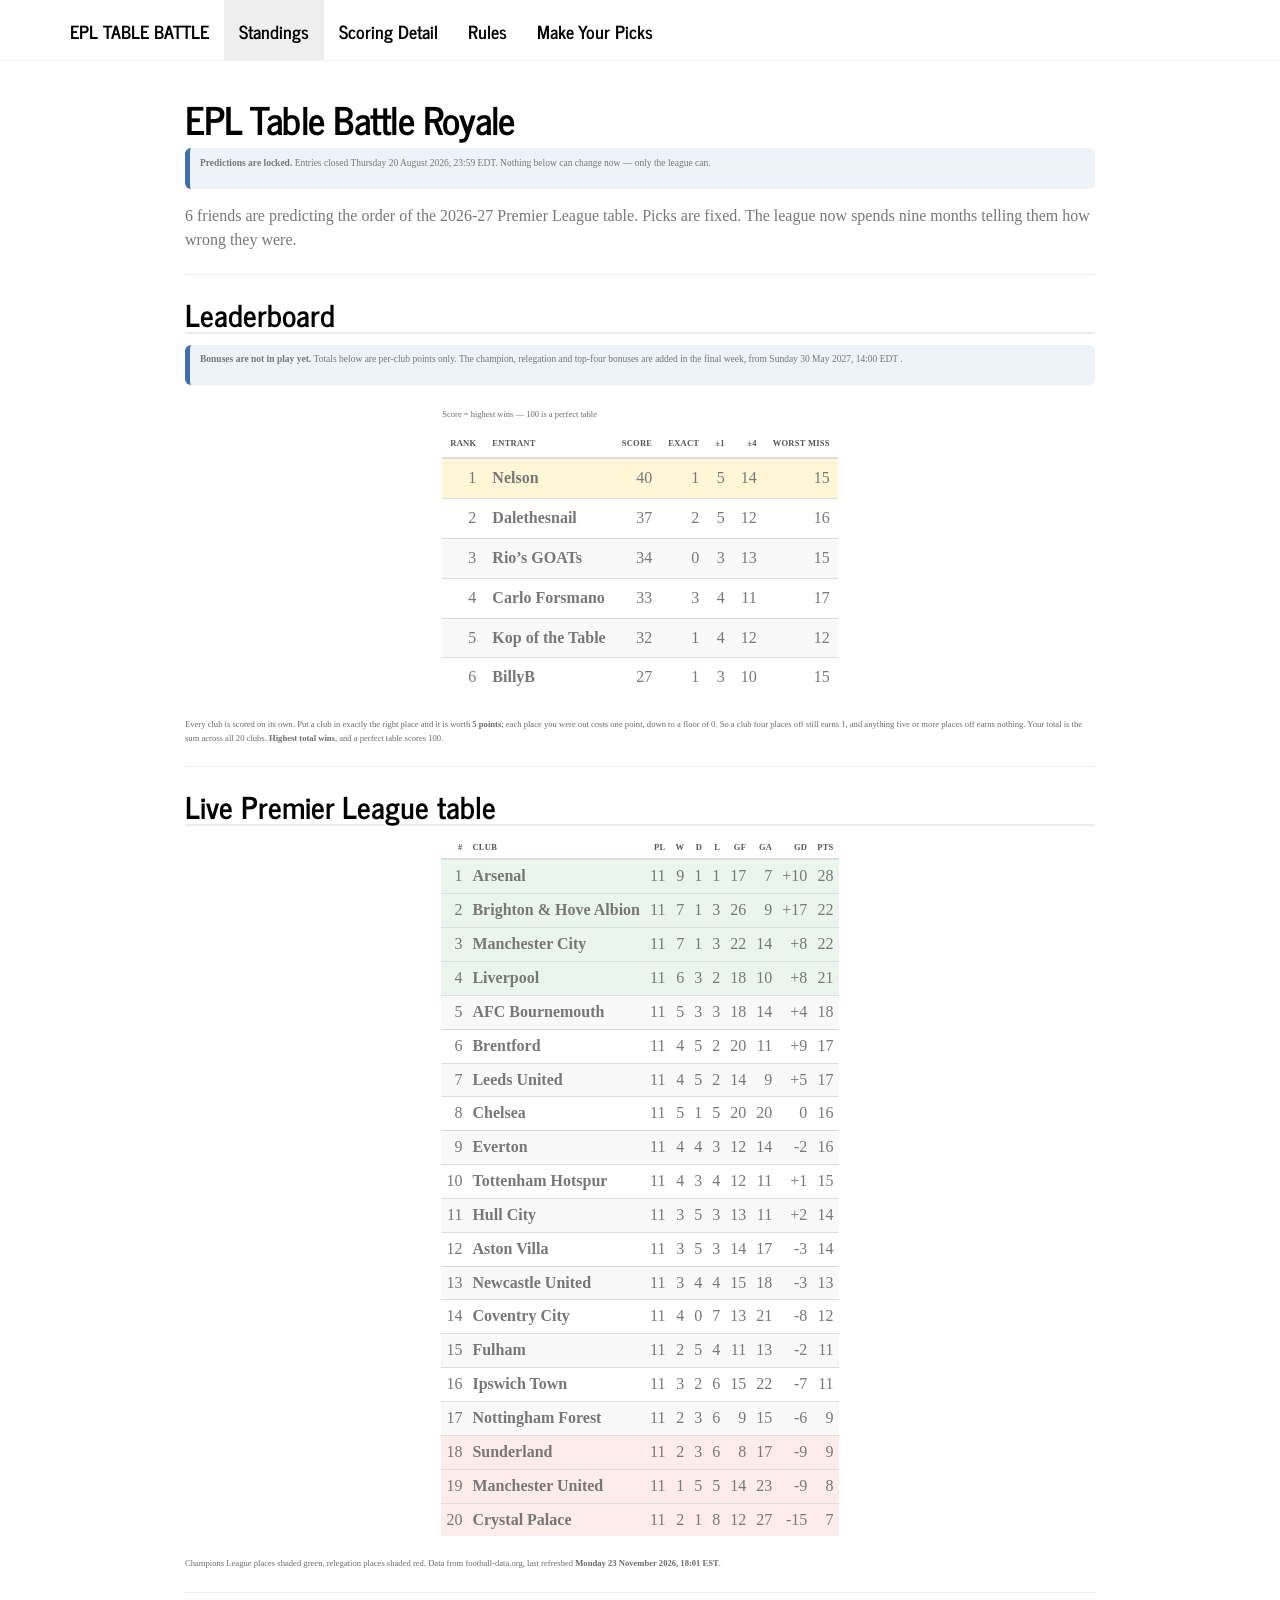
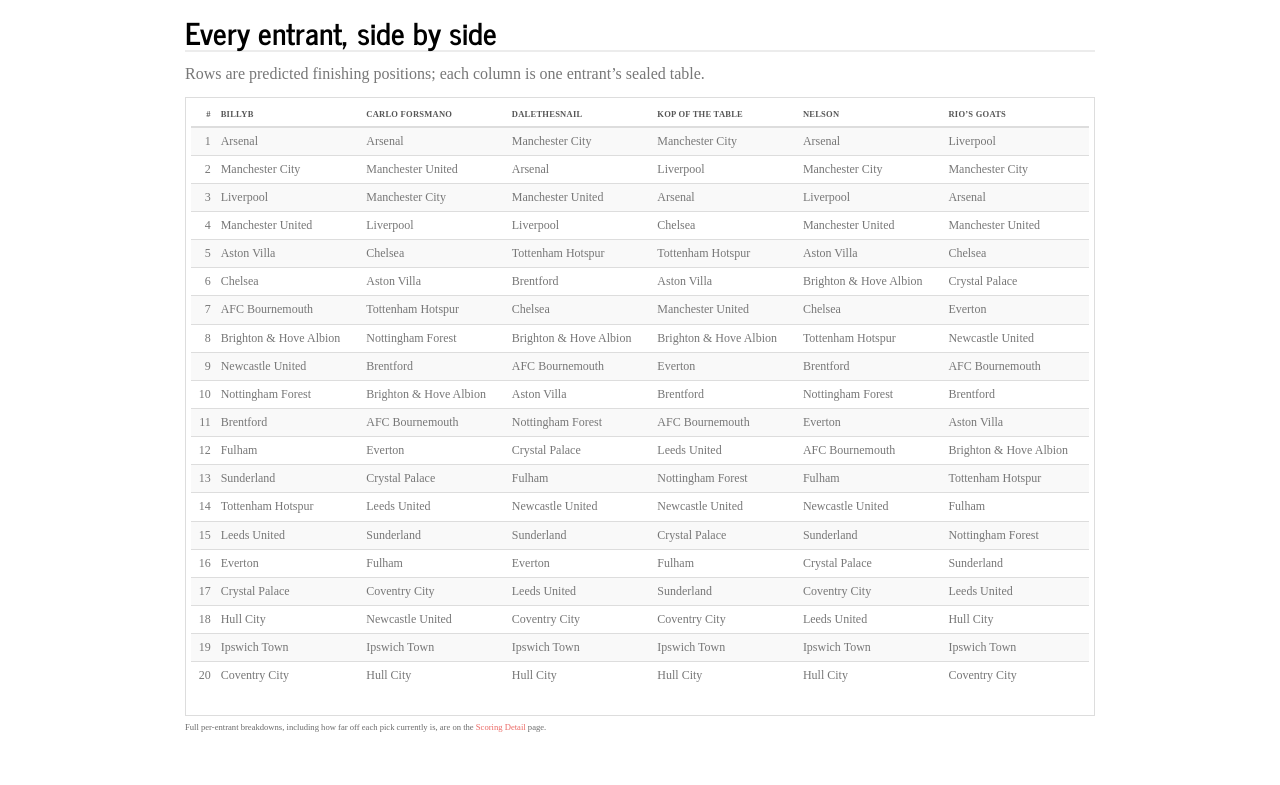
<file: docs/index.html>
<!DOCTYPE html>

<html>

<head>

<meta charset="utf-8" />
<meta name="generator" content="pandoc" />
<meta http-equiv="X-UA-Compatible" content="IE=EDGE" />




<title>EPL Table Battle Royale</title>

<script src="site_libs/header-attrs-2.32/header-attrs.js"></script>
<script src="site_libs/jquery-3.6.0/jquery-3.6.0.min.js"></script>
<meta name="viewport" content="width=device-width, initial-scale=1" />
<link href="site_libs/bootstrap-3.3.5/css/journal.min.css" rel="stylesheet" />
<script src="site_libs/bootstrap-3.3.5/js/bootstrap.min.js"></script>
<script src="site_libs/bootstrap-3.3.5/shim/html5shiv.min.js"></script>
<script src="site_libs/bootstrap-3.3.5/shim/respond.min.js"></script>
<style>h1 {font-size: 34px;}
       h1.title {font-size: 38px;}
       h2 {font-size: 30px;}
       h3 {font-size: 24px;}
       h4 {font-size: 18px;}
       h5 {font-size: 16px;}
       h6 {font-size: 12px;}
       code {color: inherit; background-color: rgba(0, 0, 0, 0.04);}
       pre:not([class]) { background-color: white }</style>
<script src="site_libs/navigation-1.1/tabsets.js"></script>
<link href="site_libs/highlightjs-9.12.0/textmate.css" rel="stylesheet" />
<script src="site_libs/highlightjs-9.12.0/highlight.js"></script>
<script src="site_libs/kePrint-0.0.1/kePrint.js"></script>
<link href="site_libs/lightable-0.0.1/lightable.css" rel="stylesheet" />

<style type="text/css">
  code{white-space: pre-wrap;}
  span.smallcaps{font-variant: small-caps;}
  span.underline{text-decoration: underline;}
  div.column{display: inline-block; vertical-align: top; width: 50%;}
  div.hanging-indent{margin-left: 1.5em; text-indent: -1.5em;}
  ul.task-list{list-style: none;}
    </style>

<style type="text/css">code{white-space: pre;}</style>
<script type="text/javascript">
if (window.hljs) {
  hljs.configure({languages: []});
  hljs.initHighlightingOnLoad();
  if (document.readyState && document.readyState === "complete") {
    window.setTimeout(function() { hljs.initHighlighting(); }, 0);
  }
}
</script>






<link rel="stylesheet" href="css/style.css" type="text/css" />



<style type = "text/css">
.main-container {
  max-width: 940px;
  margin-left: auto;
  margin-right: auto;
}
img {
  max-width:100%;
}
.tabbed-pane {
  padding-top: 12px;
}
.html-widget {
  margin-bottom: 20px;
}
button.code-folding-btn:focus {
  outline: none;
}
summary {
  display: list-item;
}
details > summary > p:only-child {
  display: inline;
}
pre code {
  padding: 0;
}
</style>


<style type="text/css">
.dropdown-submenu {
  position: relative;
}
.dropdown-submenu>.dropdown-menu {
  top: 0;
  left: 100%;
  margin-top: -6px;
  margin-left: -1px;
  border-radius: 0 6px 6px 6px;
}
.dropdown-submenu:hover>.dropdown-menu {
  display: block;
}
.dropdown-submenu>a:after {
  display: block;
  content: " ";
  float: right;
  width: 0;
  height: 0;
  border-color: transparent;
  border-style: solid;
  border-width: 5px 0 5px 5px;
  border-left-color: #cccccc;
  margin-top: 5px;
  margin-right: -10px;
}
.dropdown-submenu:hover>a:after {
  border-left-color: #adb5bd;
}
.dropdown-submenu.pull-left {
  float: none;
}
.dropdown-submenu.pull-left>.dropdown-menu {
  left: -100%;
  margin-left: 10px;
  border-radius: 6px 0 6px 6px;
}
</style>

<script type="text/javascript">
// manage active state of menu based on current page
$(document).ready(function () {
  // active menu anchor
  href = window.location.pathname
  href = href.substr(href.lastIndexOf('/') + 1)
  if (href === "")
    href = "index.html";
  var menuAnchor = $('a[href="' + href + '"]');

  // mark the anchor link active (and if it's in a dropdown, also mark that active)
  var dropdown = menuAnchor.closest('li.dropdown');
  if (window.bootstrap) { // Bootstrap 4+
    menuAnchor.addClass('active');
    dropdown.find('> .dropdown-toggle').addClass('active');
  } else { // Bootstrap 3
    menuAnchor.parent().addClass('active');
    dropdown.addClass('active');
  }

  // Navbar adjustments
  var navHeight = $(".navbar").first().height() + 15;
  var style = document.createElement('style');
  var pt = "padding-top: " + navHeight + "px; ";
  var mt = "margin-top: -" + navHeight + "px; ";
  var css = "";
  // offset scroll position for anchor links (for fixed navbar)
  for (var i = 1; i <= 6; i++) {
    css += ".section h" + i + "{ " + pt + mt + "}\n";
  }
  style.innerHTML = "body {" + pt + "padding-bottom: 40px; }\n" + css;
  document.head.appendChild(style);
});
</script>

<!-- tabsets -->

<style type="text/css">
.tabset-dropdown > .nav-tabs {
  display: inline-table;
  max-height: 500px;
  min-height: 44px;
  overflow-y: auto;
  border: 1px solid #ddd;
  border-radius: 4px;
}

.tabset-dropdown > .nav-tabs > li.active:before, .tabset-dropdown > .nav-tabs.nav-tabs-open:before {
  content: "\e259";
  font-family: 'Glyphicons Halflings';
  display: inline-block;
  padding: 10px;
  border-right: 1px solid #ddd;
}

.tabset-dropdown > .nav-tabs.nav-tabs-open > li.active:before {
  content: "\e258";
  font-family: 'Glyphicons Halflings';
  border: none;
}

.tabset-dropdown > .nav-tabs > li.active {
  display: block;
}

.tabset-dropdown > .nav-tabs > li > a,
.tabset-dropdown > .nav-tabs > li > a:focus,
.tabset-dropdown > .nav-tabs > li > a:hover {
  border: none;
  display: inline-block;
  border-radius: 4px;
  background-color: transparent;
}

.tabset-dropdown > .nav-tabs.nav-tabs-open > li {
  display: block;
  float: none;
}

.tabset-dropdown > .nav-tabs > li {
  display: none;
}
</style>

<!-- code folding -->




</head>

<body>


<div class="container-fluid main-container">




<div class="navbar navbar-default  navbar-fixed-top" role="navigation">
  <div class="container">
    <div class="navbar-header">
      <button type="button" class="navbar-toggle collapsed" data-toggle="collapse" data-bs-toggle="collapse" data-target="#navbar" data-bs-target="#navbar">
        <span class="icon-bar"></span>
        <span class="icon-bar"></span>
        <span class="icon-bar"></span>
      </button>
      <a class="navbar-brand" href="index.html">EPL Table Battle</a>
    </div>
    <div id="navbar" class="navbar-collapse collapse">
      <ul class="nav navbar-nav">
        <li>
  <a href="index.html">Standings</a>
</li>
<li>
  <a href="predictions.html">Scoring Detail</a>
</li>
<li>
  <a href="rules.html">Rules</a>
</li>
<li>
  <a href="picks.html">Make Your Picks</a>
</li>
      </ul>
      <ul class="nav navbar-nav navbar-right">
        
      </ul>
    </div><!--/.nav-collapse -->
  </div><!--/.container -->
</div><!--/.navbar -->

<div id="header">



<h1 class="title toc-ignore">EPL Table Battle Royale</h1>

</div>


<div class="banner banner-locked">
<p><strong>Predictions are locked.</strong> Entries closed Thursday 20
August 2026, 23:59 EDT. Nothing below can change now — only the league
can.</p>
</div>
<p>6 friends are predicting the order of the 2026-27 Premier League
table. Picks are fixed. The league now spends nine months telling them
how wrong they were.</p>
<hr />
<div id="leaderboard" class="section level2">
<h2>Leaderboard</h2>
<div class="banner banner-locked">
<p><strong>Bonuses are not in play yet. </strong> Totals below are
per-club points only. The champion, relegation and top-four bonuses are
added in the final week, from Sunday 30 May 2027, 14:00 EDT .</p>
</div>
<table class="table table-striped table-hover" style="width: auto !important; margin-left: auto; margin-right: auto;">
<caption>
Score = highest wins — 100 is a perfect table
</caption>
<thead>
<tr>
<th style="text-align:right;">
Rank
</th>
<th style="text-align:left;">
Entrant
</th>
<th style="text-align:right;">
Score
</th>
<th style="text-align:right;">
Exact
</th>
<th style="text-align:right;">
±1
</th>
<th style="text-align:right;">
±4
</th>
<th style="text-align:right;">
Worst miss
</th>
</tr>
</thead>
<tbody>
<tr>
<td style="text-align:right;background-color: rgba(255, 246, 214, 1) !important;">
1
</td>
<td style="text-align:left;font-weight: bold;background-color: rgba(255, 246, 214, 1) !important;">
Nelson
</td>
<td style="text-align:right;background-color: rgba(255, 246, 214, 1) !important;">
40
</td>
<td style="text-align:right;background-color: rgba(255, 246, 214, 1) !important;">
1
</td>
<td style="text-align:right;background-color: rgba(255, 246, 214, 1) !important;">
5
</td>
<td style="text-align:right;background-color: rgba(255, 246, 214, 1) !important;">
14
</td>
<td style="text-align:right;background-color: rgba(255, 246, 214, 1) !important;">
15
</td>
</tr>
<tr>
<td style="text-align:right;">
2
</td>
<td style="text-align:left;font-weight: bold;">
Dalethesnail
</td>
<td style="text-align:right;">
37
</td>
<td style="text-align:right;">
2
</td>
<td style="text-align:right;">
5
</td>
<td style="text-align:right;">
12
</td>
<td style="text-align:right;">
16
</td>
</tr>
<tr>
<td style="text-align:right;">
3
</td>
<td style="text-align:left;font-weight: bold;">
Rio’s GOATs
</td>
<td style="text-align:right;">
34
</td>
<td style="text-align:right;">
0
</td>
<td style="text-align:right;">
3
</td>
<td style="text-align:right;">
13
</td>
<td style="text-align:right;">
15
</td>
</tr>
<tr>
<td style="text-align:right;">
4
</td>
<td style="text-align:left;font-weight: bold;">
Carlo Forsmano
</td>
<td style="text-align:right;">
33
</td>
<td style="text-align:right;">
3
</td>
<td style="text-align:right;">
4
</td>
<td style="text-align:right;">
11
</td>
<td style="text-align:right;">
17
</td>
</tr>
<tr>
<td style="text-align:right;">
5
</td>
<td style="text-align:left;font-weight: bold;">
Kop of the Table
</td>
<td style="text-align:right;">
32
</td>
<td style="text-align:right;">
1
</td>
<td style="text-align:right;">
4
</td>
<td style="text-align:right;">
12
</td>
<td style="text-align:right;">
12
</td>
</tr>
<tr>
<td style="text-align:right;">
6
</td>
<td style="text-align:left;font-weight: bold;">
BillyB
</td>
<td style="text-align:right;">
27
</td>
<td style="text-align:right;">
1
</td>
<td style="text-align:right;">
3
</td>
<td style="text-align:right;">
10
</td>
<td style="text-align:right;">
15
</td>
</tr>
</tbody>
</table>
<p class="note">
Every club is scored on its own. Put a club in exactly the right place
and it is worth <strong>5 points</strong>; each place you were out costs
one point, down to a floor of 0. So a club four places off still earns
1, and anything five or more places off earns nothing. Your total is the
sum across all 20 clubs. <strong>Highest total wins</strong>, and a
perfect table scores 100.
</p>
<hr />
</div>
<div id="live-premier-league-table" class="section level2">
<h2>Live Premier League table</h2>
<table class="table table-striped table-hover table-condensed" style="width: auto !important; margin-left: auto; margin-right: auto;">
<thead>
<tr>
<th style="text-align:right;">
#
</th>
<th style="text-align:left;">
Club
</th>
<th style="text-align:right;">
Pl
</th>
<th style="text-align:right;">
W
</th>
<th style="text-align:right;">
D
</th>
<th style="text-align:right;">
L
</th>
<th style="text-align:right;">
GF
</th>
<th style="text-align:right;">
GA
</th>
<th style="text-align:right;">
GD
</th>
<th style="text-align:right;">
Pts
</th>
</tr>
</thead>
<tbody>
<tr>
<td style="text-align:right;background-color: rgba(234, 245, 238, 1) !important;">
1
</td>
<td style="text-align:left;background-color: rgba(234, 245, 238, 1) !important;font-weight: bold;">
Arsenal
</td>
<td style="text-align:right;background-color: rgba(234, 245, 238, 1) !important;">
11
</td>
<td style="text-align:right;background-color: rgba(234, 245, 238, 1) !important;">
9
</td>
<td style="text-align:right;background-color: rgba(234, 245, 238, 1) !important;">
1
</td>
<td style="text-align:right;background-color: rgba(234, 245, 238, 1) !important;">
1
</td>
<td style="text-align:right;background-color: rgba(234, 245, 238, 1) !important;">
17
</td>
<td style="text-align:right;background-color: rgba(234, 245, 238, 1) !important;">
7
</td>
<td style="text-align:right;background-color: rgba(234, 245, 238, 1) !important;">
+10
</td>
<td style="text-align:right;background-color: rgba(234, 245, 238, 1) !important;">
28
</td>
</tr>
<tr>
<td style="text-align:right;background-color: rgba(234, 245, 238, 1) !important;">
2
</td>
<td style="text-align:left;background-color: rgba(234, 245, 238, 1) !important;font-weight: bold;">
Brighton &amp; Hove Albion
</td>
<td style="text-align:right;background-color: rgba(234, 245, 238, 1) !important;">
11
</td>
<td style="text-align:right;background-color: rgba(234, 245, 238, 1) !important;">
7
</td>
<td style="text-align:right;background-color: rgba(234, 245, 238, 1) !important;">
1
</td>
<td style="text-align:right;background-color: rgba(234, 245, 238, 1) !important;">
3
</td>
<td style="text-align:right;background-color: rgba(234, 245, 238, 1) !important;">
26
</td>
<td style="text-align:right;background-color: rgba(234, 245, 238, 1) !important;">
9
</td>
<td style="text-align:right;background-color: rgba(234, 245, 238, 1) !important;">
+17
</td>
<td style="text-align:right;background-color: rgba(234, 245, 238, 1) !important;">
22
</td>
</tr>
<tr>
<td style="text-align:right;background-color: rgba(234, 245, 238, 1) !important;">
3
</td>
<td style="text-align:left;background-color: rgba(234, 245, 238, 1) !important;font-weight: bold;">
Manchester City
</td>
<td style="text-align:right;background-color: rgba(234, 245, 238, 1) !important;">
11
</td>
<td style="text-align:right;background-color: rgba(234, 245, 238, 1) !important;">
7
</td>
<td style="text-align:right;background-color: rgba(234, 245, 238, 1) !important;">
1
</td>
<td style="text-align:right;background-color: rgba(234, 245, 238, 1) !important;">
3
</td>
<td style="text-align:right;background-color: rgba(234, 245, 238, 1) !important;">
22
</td>
<td style="text-align:right;background-color: rgba(234, 245, 238, 1) !important;">
14
</td>
<td style="text-align:right;background-color: rgba(234, 245, 238, 1) !important;">
+8
</td>
<td style="text-align:right;background-color: rgba(234, 245, 238, 1) !important;">
22
</td>
</tr>
<tr>
<td style="text-align:right;background-color: rgba(234, 245, 238, 1) !important;">
4
</td>
<td style="text-align:left;background-color: rgba(234, 245, 238, 1) !important;font-weight: bold;">
Liverpool
</td>
<td style="text-align:right;background-color: rgba(234, 245, 238, 1) !important;">
11
</td>
<td style="text-align:right;background-color: rgba(234, 245, 238, 1) !important;">
6
</td>
<td style="text-align:right;background-color: rgba(234, 245, 238, 1) !important;">
3
</td>
<td style="text-align:right;background-color: rgba(234, 245, 238, 1) !important;">
2
</td>
<td style="text-align:right;background-color: rgba(234, 245, 238, 1) !important;">
18
</td>
<td style="text-align:right;background-color: rgba(234, 245, 238, 1) !important;">
10
</td>
<td style="text-align:right;background-color: rgba(234, 245, 238, 1) !important;">
+8
</td>
<td style="text-align:right;background-color: rgba(234, 245, 238, 1) !important;">
21
</td>
</tr>
<tr>
<td style="text-align:right;">
5
</td>
<td style="text-align:left;font-weight: bold;">
AFC Bournemouth
</td>
<td style="text-align:right;">
11
</td>
<td style="text-align:right;">
5
</td>
<td style="text-align:right;">
3
</td>
<td style="text-align:right;">
3
</td>
<td style="text-align:right;">
18
</td>
<td style="text-align:right;">
14
</td>
<td style="text-align:right;">
+4
</td>
<td style="text-align:right;">
18
</td>
</tr>
<tr>
<td style="text-align:right;">
6
</td>
<td style="text-align:left;font-weight: bold;">
Brentford
</td>
<td style="text-align:right;">
11
</td>
<td style="text-align:right;">
4
</td>
<td style="text-align:right;">
5
</td>
<td style="text-align:right;">
2
</td>
<td style="text-align:right;">
20
</td>
<td style="text-align:right;">
11
</td>
<td style="text-align:right;">
+9
</td>
<td style="text-align:right;">
17
</td>
</tr>
<tr>
<td style="text-align:right;">
7
</td>
<td style="text-align:left;font-weight: bold;">
Leeds United
</td>
<td style="text-align:right;">
11
</td>
<td style="text-align:right;">
4
</td>
<td style="text-align:right;">
5
</td>
<td style="text-align:right;">
2
</td>
<td style="text-align:right;">
14
</td>
<td style="text-align:right;">
9
</td>
<td style="text-align:right;">
+5
</td>
<td style="text-align:right;">
17
</td>
</tr>
<tr>
<td style="text-align:right;">
8
</td>
<td style="text-align:left;font-weight: bold;">
Chelsea
</td>
<td style="text-align:right;">
11
</td>
<td style="text-align:right;">
5
</td>
<td style="text-align:right;">
1
</td>
<td style="text-align:right;">
5
</td>
<td style="text-align:right;">
20
</td>
<td style="text-align:right;">
20
</td>
<td style="text-align:right;">
0
</td>
<td style="text-align:right;">
16
</td>
</tr>
<tr>
<td style="text-align:right;">
9
</td>
<td style="text-align:left;font-weight: bold;">
Everton
</td>
<td style="text-align:right;">
11
</td>
<td style="text-align:right;">
4
</td>
<td style="text-align:right;">
4
</td>
<td style="text-align:right;">
3
</td>
<td style="text-align:right;">
12
</td>
<td style="text-align:right;">
14
</td>
<td style="text-align:right;">
-2
</td>
<td style="text-align:right;">
16
</td>
</tr>
<tr>
<td style="text-align:right;">
10
</td>
<td style="text-align:left;font-weight: bold;">
Tottenham Hotspur
</td>
<td style="text-align:right;">
11
</td>
<td style="text-align:right;">
4
</td>
<td style="text-align:right;">
3
</td>
<td style="text-align:right;">
4
</td>
<td style="text-align:right;">
12
</td>
<td style="text-align:right;">
11
</td>
<td style="text-align:right;">
+1
</td>
<td style="text-align:right;">
15
</td>
</tr>
<tr>
<td style="text-align:right;">
11
</td>
<td style="text-align:left;font-weight: bold;">
Hull City
</td>
<td style="text-align:right;">
11
</td>
<td style="text-align:right;">
3
</td>
<td style="text-align:right;">
5
</td>
<td style="text-align:right;">
3
</td>
<td style="text-align:right;">
13
</td>
<td style="text-align:right;">
11
</td>
<td style="text-align:right;">
+2
</td>
<td style="text-align:right;">
14
</td>
</tr>
<tr>
<td style="text-align:right;">
12
</td>
<td style="text-align:left;font-weight: bold;">
Aston Villa
</td>
<td style="text-align:right;">
11
</td>
<td style="text-align:right;">
3
</td>
<td style="text-align:right;">
5
</td>
<td style="text-align:right;">
3
</td>
<td style="text-align:right;">
14
</td>
<td style="text-align:right;">
17
</td>
<td style="text-align:right;">
-3
</td>
<td style="text-align:right;">
14
</td>
</tr>
<tr>
<td style="text-align:right;">
13
</td>
<td style="text-align:left;font-weight: bold;">
Newcastle United
</td>
<td style="text-align:right;">
11
</td>
<td style="text-align:right;">
3
</td>
<td style="text-align:right;">
4
</td>
<td style="text-align:right;">
4
</td>
<td style="text-align:right;">
15
</td>
<td style="text-align:right;">
18
</td>
<td style="text-align:right;">
-3
</td>
<td style="text-align:right;">
13
</td>
</tr>
<tr>
<td style="text-align:right;">
14
</td>
<td style="text-align:left;font-weight: bold;">
Coventry City
</td>
<td style="text-align:right;">
11
</td>
<td style="text-align:right;">
4
</td>
<td style="text-align:right;">
0
</td>
<td style="text-align:right;">
7
</td>
<td style="text-align:right;">
13
</td>
<td style="text-align:right;">
21
</td>
<td style="text-align:right;">
-8
</td>
<td style="text-align:right;">
12
</td>
</tr>
<tr>
<td style="text-align:right;">
15
</td>
<td style="text-align:left;font-weight: bold;">
Fulham
</td>
<td style="text-align:right;">
11
</td>
<td style="text-align:right;">
2
</td>
<td style="text-align:right;">
5
</td>
<td style="text-align:right;">
4
</td>
<td style="text-align:right;">
11
</td>
<td style="text-align:right;">
13
</td>
<td style="text-align:right;">
-2
</td>
<td style="text-align:right;">
11
</td>
</tr>
<tr>
<td style="text-align:right;">
16
</td>
<td style="text-align:left;font-weight: bold;">
Ipswich Town
</td>
<td style="text-align:right;">
11
</td>
<td style="text-align:right;">
3
</td>
<td style="text-align:right;">
2
</td>
<td style="text-align:right;">
6
</td>
<td style="text-align:right;">
15
</td>
<td style="text-align:right;">
22
</td>
<td style="text-align:right;">
-7
</td>
<td style="text-align:right;">
11
</td>
</tr>
<tr>
<td style="text-align:right;">
17
</td>
<td style="text-align:left;font-weight: bold;">
Nottingham Forest
</td>
<td style="text-align:right;">
11
</td>
<td style="text-align:right;">
2
</td>
<td style="text-align:right;">
3
</td>
<td style="text-align:right;">
6
</td>
<td style="text-align:right;">
9
</td>
<td style="text-align:right;">
15
</td>
<td style="text-align:right;">
-6
</td>
<td style="text-align:right;">
9
</td>
</tr>
<tr>
<td style="text-align:right;background-color: rgba(253, 236, 234, 1) !important;">
18
</td>
<td style="text-align:left;background-color: rgba(253, 236, 234, 1) !important;font-weight: bold;">
Sunderland
</td>
<td style="text-align:right;background-color: rgba(253, 236, 234, 1) !important;">
11
</td>
<td style="text-align:right;background-color: rgba(253, 236, 234, 1) !important;">
2
</td>
<td style="text-align:right;background-color: rgba(253, 236, 234, 1) !important;">
3
</td>
<td style="text-align:right;background-color: rgba(253, 236, 234, 1) !important;">
6
</td>
<td style="text-align:right;background-color: rgba(253, 236, 234, 1) !important;">
8
</td>
<td style="text-align:right;background-color: rgba(253, 236, 234, 1) !important;">
17
</td>
<td style="text-align:right;background-color: rgba(253, 236, 234, 1) !important;">
-9
</td>
<td style="text-align:right;background-color: rgba(253, 236, 234, 1) !important;">
9
</td>
</tr>
<tr>
<td style="text-align:right;background-color: rgba(253, 236, 234, 1) !important;">
19
</td>
<td style="text-align:left;background-color: rgba(253, 236, 234, 1) !important;font-weight: bold;">
Manchester United
</td>
<td style="text-align:right;background-color: rgba(253, 236, 234, 1) !important;">
11
</td>
<td style="text-align:right;background-color: rgba(253, 236, 234, 1) !important;">
1
</td>
<td style="text-align:right;background-color: rgba(253, 236, 234, 1) !important;">
5
</td>
<td style="text-align:right;background-color: rgba(253, 236, 234, 1) !important;">
5
</td>
<td style="text-align:right;background-color: rgba(253, 236, 234, 1) !important;">
14
</td>
<td style="text-align:right;background-color: rgba(253, 236, 234, 1) !important;">
23
</td>
<td style="text-align:right;background-color: rgba(253, 236, 234, 1) !important;">
-9
</td>
<td style="text-align:right;background-color: rgba(253, 236, 234, 1) !important;">
8
</td>
</tr>
<tr>
<td style="text-align:right;background-color: rgba(253, 236, 234, 1) !important;">
20
</td>
<td style="text-align:left;background-color: rgba(253, 236, 234, 1) !important;font-weight: bold;">
Crystal Palace
</td>
<td style="text-align:right;background-color: rgba(253, 236, 234, 1) !important;">
11
</td>
<td style="text-align:right;background-color: rgba(253, 236, 234, 1) !important;">
2
</td>
<td style="text-align:right;background-color: rgba(253, 236, 234, 1) !important;">
1
</td>
<td style="text-align:right;background-color: rgba(253, 236, 234, 1) !important;">
8
</td>
<td style="text-align:right;background-color: rgba(253, 236, 234, 1) !important;">
12
</td>
<td style="text-align:right;background-color: rgba(253, 236, 234, 1) !important;">
27
</td>
<td style="text-align:right;background-color: rgba(253, 236, 234, 1) !important;">
-15
</td>
<td style="text-align:right;background-color: rgba(253, 236, 234, 1) !important;">
7
</td>
</tr>
</tbody>
</table>
<p class="note">
Champions League places shaded green, relegation places shaded red. Data
from football-data.org, last refreshed <strong>Monday 23 November 2026,
18:01 EST</strong>.
</p>
<hr />
</div>
<div id="every-entrant-side-by-side" class="section level2">
<h2>Every entrant, side by side</h2>
<p>Rows are predicted finishing positions; each column is one entrant’s
sealed table.</p>
<div
style="border: 1px solid #ddd; padding: 5px; overflow-x: scroll; width:100%; ">
<table class="table table-striped table-hover table-condensed" style="font-size: 12px; margin-left: auto; margin-right: auto;">
<thead>
<tr>
<th style="text-align:right;">
#
</th>
<th style="text-align:left;">
BillyB
</th>
<th style="text-align:left;">
Carlo Forsmano
</th>
<th style="text-align:left;">
Dalethesnail
</th>
<th style="text-align:left;">
Kop of the Table
</th>
<th style="text-align:left;">
Nelson
</th>
<th style="text-align:left;">
Rio’s GOATs
</th>
</tr>
</thead>
<tbody>
<tr>
<td style="text-align:right;">
1
</td>
<td style="text-align:left;">
Arsenal
</td>
<td style="text-align:left;">
Arsenal
</td>
<td style="text-align:left;">
Manchester City
</td>
<td style="text-align:left;">
Manchester City
</td>
<td style="text-align:left;">
Arsenal
</td>
<td style="text-align:left;">
Liverpool
</td>
</tr>
<tr>
<td style="text-align:right;">
2
</td>
<td style="text-align:left;">
Manchester City
</td>
<td style="text-align:left;">
Manchester United
</td>
<td style="text-align:left;">
Arsenal
</td>
<td style="text-align:left;">
Liverpool
</td>
<td style="text-align:left;">
Manchester City
</td>
<td style="text-align:left;">
Manchester City
</td>
</tr>
<tr>
<td style="text-align:right;">
3
</td>
<td style="text-align:left;">
Liverpool
</td>
<td style="text-align:left;">
Manchester City
</td>
<td style="text-align:left;">
Manchester United
</td>
<td style="text-align:left;">
Arsenal
</td>
<td style="text-align:left;">
Liverpool
</td>
<td style="text-align:left;">
Arsenal
</td>
</tr>
<tr>
<td style="text-align:right;">
4
</td>
<td style="text-align:left;">
Manchester United
</td>
<td style="text-align:left;">
Liverpool
</td>
<td style="text-align:left;">
Liverpool
</td>
<td style="text-align:left;">
Chelsea
</td>
<td style="text-align:left;">
Manchester United
</td>
<td style="text-align:left;">
Manchester United
</td>
</tr>
<tr>
<td style="text-align:right;">
5
</td>
<td style="text-align:left;">
Aston Villa
</td>
<td style="text-align:left;">
Chelsea
</td>
<td style="text-align:left;">
Tottenham Hotspur
</td>
<td style="text-align:left;">
Tottenham Hotspur
</td>
<td style="text-align:left;">
Aston Villa
</td>
<td style="text-align:left;">
Chelsea
</td>
</tr>
<tr>
<td style="text-align:right;">
6
</td>
<td style="text-align:left;">
Chelsea
</td>
<td style="text-align:left;">
Aston Villa
</td>
<td style="text-align:left;">
Brentford
</td>
<td style="text-align:left;">
Aston Villa
</td>
<td style="text-align:left;">
Brighton &amp; Hove Albion
</td>
<td style="text-align:left;">
Crystal Palace
</td>
</tr>
<tr>
<td style="text-align:right;">
7
</td>
<td style="text-align:left;">
AFC Bournemouth
</td>
<td style="text-align:left;">
Tottenham Hotspur
</td>
<td style="text-align:left;">
Chelsea
</td>
<td style="text-align:left;">
Manchester United
</td>
<td style="text-align:left;">
Chelsea
</td>
<td style="text-align:left;">
Everton
</td>
</tr>
<tr>
<td style="text-align:right;">
8
</td>
<td style="text-align:left;">
Brighton &amp; Hove Albion
</td>
<td style="text-align:left;">
Nottingham Forest
</td>
<td style="text-align:left;">
Brighton &amp; Hove Albion
</td>
<td style="text-align:left;">
Brighton &amp; Hove Albion
</td>
<td style="text-align:left;">
Tottenham Hotspur
</td>
<td style="text-align:left;">
Newcastle United
</td>
</tr>
<tr>
<td style="text-align:right;">
9
</td>
<td style="text-align:left;">
Newcastle United
</td>
<td style="text-align:left;">
Brentford
</td>
<td style="text-align:left;">
AFC Bournemouth
</td>
<td style="text-align:left;">
Everton
</td>
<td style="text-align:left;">
Brentford
</td>
<td style="text-align:left;">
AFC Bournemouth
</td>
</tr>
<tr>
<td style="text-align:right;">
10
</td>
<td style="text-align:left;">
Nottingham Forest
</td>
<td style="text-align:left;">
Brighton &amp; Hove Albion
</td>
<td style="text-align:left;">
Aston Villa
</td>
<td style="text-align:left;">
Brentford
</td>
<td style="text-align:left;">
Nottingham Forest
</td>
<td style="text-align:left;">
Brentford
</td>
</tr>
<tr>
<td style="text-align:right;">
11
</td>
<td style="text-align:left;">
Brentford
</td>
<td style="text-align:left;">
AFC Bournemouth
</td>
<td style="text-align:left;">
Nottingham Forest
</td>
<td style="text-align:left;">
AFC Bournemouth
</td>
<td style="text-align:left;">
Everton
</td>
<td style="text-align:left;">
Aston Villa
</td>
</tr>
<tr>
<td style="text-align:right;">
12
</td>
<td style="text-align:left;">
Fulham
</td>
<td style="text-align:left;">
Everton
</td>
<td style="text-align:left;">
Crystal Palace
</td>
<td style="text-align:left;">
Leeds United
</td>
<td style="text-align:left;">
AFC Bournemouth
</td>
<td style="text-align:left;">
Brighton &amp; Hove Albion
</td>
</tr>
<tr>
<td style="text-align:right;">
13
</td>
<td style="text-align:left;">
Sunderland
</td>
<td style="text-align:left;">
Crystal Palace
</td>
<td style="text-align:left;">
Fulham
</td>
<td style="text-align:left;">
Nottingham Forest
</td>
<td style="text-align:left;">
Fulham
</td>
<td style="text-align:left;">
Tottenham Hotspur
</td>
</tr>
<tr>
<td style="text-align:right;">
14
</td>
<td style="text-align:left;">
Tottenham Hotspur
</td>
<td style="text-align:left;">
Leeds United
</td>
<td style="text-align:left;">
Newcastle United
</td>
<td style="text-align:left;">
Newcastle United
</td>
<td style="text-align:left;">
Newcastle United
</td>
<td style="text-align:left;">
Fulham
</td>
</tr>
<tr>
<td style="text-align:right;">
15
</td>
<td style="text-align:left;">
Leeds United
</td>
<td style="text-align:left;">
Sunderland
</td>
<td style="text-align:left;">
Sunderland
</td>
<td style="text-align:left;">
Crystal Palace
</td>
<td style="text-align:left;">
Sunderland
</td>
<td style="text-align:left;">
Nottingham Forest
</td>
</tr>
<tr>
<td style="text-align:right;">
16
</td>
<td style="text-align:left;">
Everton
</td>
<td style="text-align:left;">
Fulham
</td>
<td style="text-align:left;">
Everton
</td>
<td style="text-align:left;">
Fulham
</td>
<td style="text-align:left;">
Crystal Palace
</td>
<td style="text-align:left;">
Sunderland
</td>
</tr>
<tr>
<td style="text-align:right;">
17
</td>
<td style="text-align:left;">
Crystal Palace
</td>
<td style="text-align:left;">
Coventry City
</td>
<td style="text-align:left;">
Leeds United
</td>
<td style="text-align:left;">
Sunderland
</td>
<td style="text-align:left;">
Coventry City
</td>
<td style="text-align:left;">
Leeds United
</td>
</tr>
<tr>
<td style="text-align:right;">
18
</td>
<td style="text-align:left;">
Hull City
</td>
<td style="text-align:left;">
Newcastle United
</td>
<td style="text-align:left;">
Coventry City
</td>
<td style="text-align:left;">
Coventry City
</td>
<td style="text-align:left;">
Leeds United
</td>
<td style="text-align:left;">
Hull City
</td>
</tr>
<tr>
<td style="text-align:right;">
19
</td>
<td style="text-align:left;">
Ipswich Town
</td>
<td style="text-align:left;">
Ipswich Town
</td>
<td style="text-align:left;">
Ipswich Town
</td>
<td style="text-align:left;">
Ipswich Town
</td>
<td style="text-align:left;">
Ipswich Town
</td>
<td style="text-align:left;">
Ipswich Town
</td>
</tr>
<tr>
<td style="text-align:right;">
20
</td>
<td style="text-align:left;">
Coventry City
</td>
<td style="text-align:left;">
Hull City
</td>
<td style="text-align:left;">
Hull City
</td>
<td style="text-align:left;">
Hull City
</td>
<td style="text-align:left;">
Hull City
</td>
<td style="text-align:left;">
Coventry City
</td>
</tr>
</tbody>
</table>
</div>
<p class="note">
Full per-entrant breakdowns, including how far off each pick currently
is, are on the <a href="predictions.html">Scoring Detail</a> page.
</p>
</div>




</div>

<script>

// add bootstrap table styles to pandoc tables
function bootstrapStylePandocTables() {
  $('tr.odd').parent('tbody').parent('table').addClass('table table-condensed');
}
$(document).ready(function () {
  bootstrapStylePandocTables();
});


</script>

<!-- tabsets -->

<script>
$(document).ready(function () {
  window.buildTabsets("TOC");
});

$(document).ready(function () {
  $('.tabset-dropdown > .nav-tabs > li').click(function () {
    $(this).parent().toggleClass('nav-tabs-open');
  });
});
</script>

<!-- code folding -->


<!-- dynamically load mathjax for compatibility with self-contained -->
<script>
  (function () {
    var script = document.createElement("script");
    script.type = "text/javascript";
    script.src  = "https://mathjax.rstudio.com/latest/MathJax.js?config=TeX-AMS-MML_HTMLorMML";
    document.getElementsByTagName("head")[0].appendChild(script);
  })();
</script>

</body>
</html>
</file>
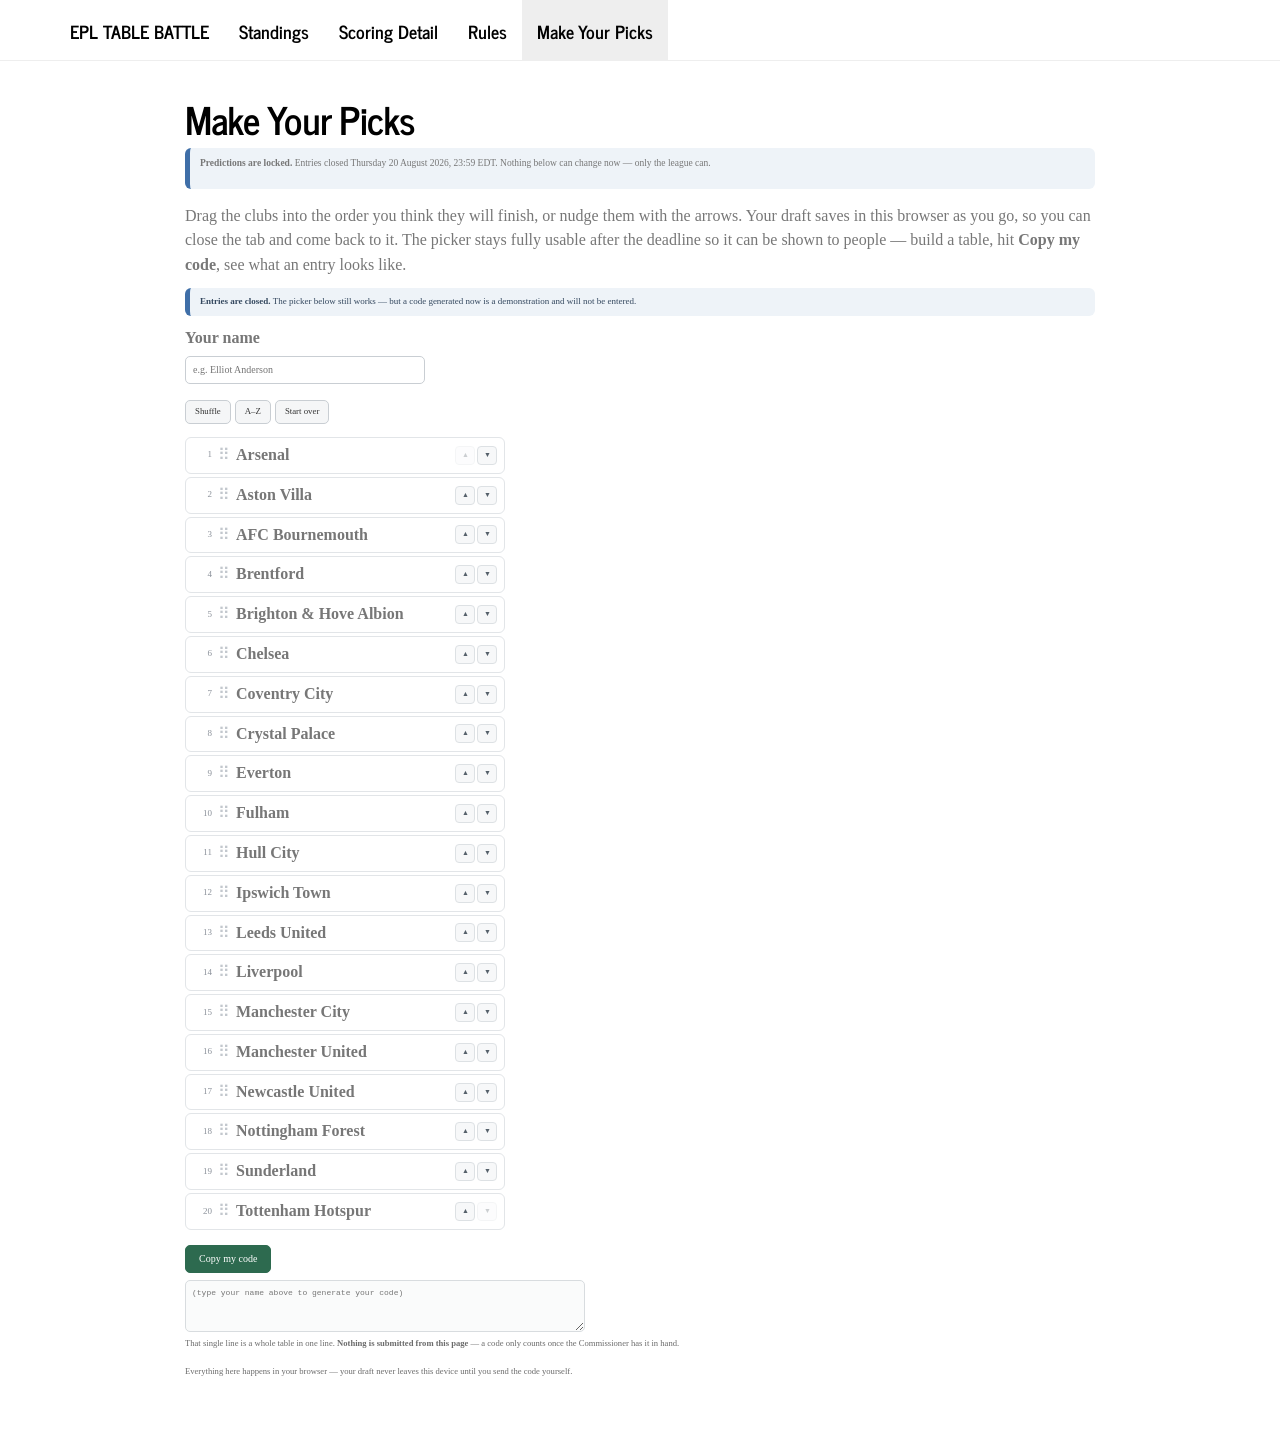
<file: docs/picks.html>
<!DOCTYPE html>

<html>

<head>

<meta charset="utf-8" />
<meta name="generator" content="pandoc" />
<meta http-equiv="X-UA-Compatible" content="IE=EDGE" />




<title>Make Your Picks</title>

<script src="site_libs/header-attrs-2.32/header-attrs.js"></script>
<script src="site_libs/jquery-3.6.0/jquery-3.6.0.min.js"></script>
<meta name="viewport" content="width=device-width, initial-scale=1" />
<link href="site_libs/bootstrap-3.3.5/css/journal.min.css" rel="stylesheet" />
<script src="site_libs/bootstrap-3.3.5/js/bootstrap.min.js"></script>
<script src="site_libs/bootstrap-3.3.5/shim/html5shiv.min.js"></script>
<script src="site_libs/bootstrap-3.3.5/shim/respond.min.js"></script>
<style>h1 {font-size: 34px;}
       h1.title {font-size: 38px;}
       h2 {font-size: 30px;}
       h3 {font-size: 24px;}
       h4 {font-size: 18px;}
       h5 {font-size: 16px;}
       h6 {font-size: 12px;}
       code {color: inherit; background-color: rgba(0, 0, 0, 0.04);}
       pre:not([class]) { background-color: white }</style>
<script src="site_libs/navigation-1.1/tabsets.js"></script>
<link href="site_libs/highlightjs-9.12.0/textmate.css" rel="stylesheet" />
<script src="site_libs/highlightjs-9.12.0/highlight.js"></script>

<style type="text/css">
  code{white-space: pre-wrap;}
  span.smallcaps{font-variant: small-caps;}
  span.underline{text-decoration: underline;}
  div.column{display: inline-block; vertical-align: top; width: 50%;}
  div.hanging-indent{margin-left: 1.5em; text-indent: -1.5em;}
  ul.task-list{list-style: none;}
    </style>

<style type="text/css">code{white-space: pre;}</style>
<script type="text/javascript">
if (window.hljs) {
  hljs.configure({languages: []});
  hljs.initHighlightingOnLoad();
  if (document.readyState && document.readyState === "complete") {
    window.setTimeout(function() { hljs.initHighlighting(); }, 0);
  }
}
</script>






<link rel="stylesheet" href="css/style.css" type="text/css" />



<style type = "text/css">
.main-container {
  max-width: 940px;
  margin-left: auto;
  margin-right: auto;
}
img {
  max-width:100%;
}
.tabbed-pane {
  padding-top: 12px;
}
.html-widget {
  margin-bottom: 20px;
}
button.code-folding-btn:focus {
  outline: none;
}
summary {
  display: list-item;
}
details > summary > p:only-child {
  display: inline;
}
pre code {
  padding: 0;
}
</style>


<style type="text/css">
.dropdown-submenu {
  position: relative;
}
.dropdown-submenu>.dropdown-menu {
  top: 0;
  left: 100%;
  margin-top: -6px;
  margin-left: -1px;
  border-radius: 0 6px 6px 6px;
}
.dropdown-submenu:hover>.dropdown-menu {
  display: block;
}
.dropdown-submenu>a:after {
  display: block;
  content: " ";
  float: right;
  width: 0;
  height: 0;
  border-color: transparent;
  border-style: solid;
  border-width: 5px 0 5px 5px;
  border-left-color: #cccccc;
  margin-top: 5px;
  margin-right: -10px;
}
.dropdown-submenu:hover>a:after {
  border-left-color: #adb5bd;
}
.dropdown-submenu.pull-left {
  float: none;
}
.dropdown-submenu.pull-left>.dropdown-menu {
  left: -100%;
  margin-left: 10px;
  border-radius: 6px 0 6px 6px;
}
</style>

<script type="text/javascript">
// manage active state of menu based on current page
$(document).ready(function () {
  // active menu anchor
  href = window.location.pathname
  href = href.substr(href.lastIndexOf('/') + 1)
  if (href === "")
    href = "index.html";
  var menuAnchor = $('a[href="' + href + '"]');

  // mark the anchor link active (and if it's in a dropdown, also mark that active)
  var dropdown = menuAnchor.closest('li.dropdown');
  if (window.bootstrap) { // Bootstrap 4+
    menuAnchor.addClass('active');
    dropdown.find('> .dropdown-toggle').addClass('active');
  } else { // Bootstrap 3
    menuAnchor.parent().addClass('active');
    dropdown.addClass('active');
  }

  // Navbar adjustments
  var navHeight = $(".navbar").first().height() + 15;
  var style = document.createElement('style');
  var pt = "padding-top: " + navHeight + "px; ";
  var mt = "margin-top: -" + navHeight + "px; ";
  var css = "";
  // offset scroll position for anchor links (for fixed navbar)
  for (var i = 1; i <= 6; i++) {
    css += ".section h" + i + "{ " + pt + mt + "}\n";
  }
  style.innerHTML = "body {" + pt + "padding-bottom: 40px; }\n" + css;
  document.head.appendChild(style);
});
</script>

<!-- tabsets -->

<style type="text/css">
.tabset-dropdown > .nav-tabs {
  display: inline-table;
  max-height: 500px;
  min-height: 44px;
  overflow-y: auto;
  border: 1px solid #ddd;
  border-radius: 4px;
}

.tabset-dropdown > .nav-tabs > li.active:before, .tabset-dropdown > .nav-tabs.nav-tabs-open:before {
  content: "\e259";
  font-family: 'Glyphicons Halflings';
  display: inline-block;
  padding: 10px;
  border-right: 1px solid #ddd;
}

.tabset-dropdown > .nav-tabs.nav-tabs-open > li.active:before {
  content: "\e258";
  font-family: 'Glyphicons Halflings';
  border: none;
}

.tabset-dropdown > .nav-tabs > li.active {
  display: block;
}

.tabset-dropdown > .nav-tabs > li > a,
.tabset-dropdown > .nav-tabs > li > a:focus,
.tabset-dropdown > .nav-tabs > li > a:hover {
  border: none;
  display: inline-block;
  border-radius: 4px;
  background-color: transparent;
}

.tabset-dropdown > .nav-tabs.nav-tabs-open > li {
  display: block;
  float: none;
}

.tabset-dropdown > .nav-tabs > li {
  display: none;
}
</style>

<!-- code folding -->




</head>

<body>


<div class="container-fluid main-container">




<div class="navbar navbar-default  navbar-fixed-top" role="navigation">
  <div class="container">
    <div class="navbar-header">
      <button type="button" class="navbar-toggle collapsed" data-toggle="collapse" data-bs-toggle="collapse" data-target="#navbar" data-bs-target="#navbar">
        <span class="icon-bar"></span>
        <span class="icon-bar"></span>
        <span class="icon-bar"></span>
      </button>
      <a class="navbar-brand" href="index.html">EPL Table Battle</a>
    </div>
    <div id="navbar" class="navbar-collapse collapse">
      <ul class="nav navbar-nav">
        <li>
  <a href="index.html">Standings</a>
</li>
<li>
  <a href="predictions.html">Scoring Detail</a>
</li>
<li>
  <a href="rules.html">Rules</a>
</li>
<li>
  <a href="picks.html">Make Your Picks</a>
</li>
      </ul>
      <ul class="nav navbar-nav navbar-right">
        
      </ul>
    </div><!--/.nav-collapse -->
  </div><!--/.container -->
</div><!--/.navbar -->

<div id="header">



<h1 class="title toc-ignore">Make Your Picks</h1>

</div>


<div class="banner banner-locked">
<p><strong>Predictions are locked.</strong> Entries closed Thursday 20
August 2026, 23:59 EDT. Nothing below can change now — only the league
can.</p>
</div>
<p>Drag the clubs into the order you think they will finish, or nudge
them with the arrows. Your draft saves in this browser as you go, so you
can close the tab and come back to it. The picker stays fully usable
after the deadline so it can be shown to people — build a table, hit
<strong>Copy my code</strong>, see what an entry looks like.</p>
<script>
const PICKER_DATA = {"teams":[{"name":"Arsenal","abbrev":"ARS","short":"Arsenal"},{"name":"Aston Villa","abbrev":"AVL","short":"Aston Villa"},{"name":"AFC Bournemouth","abbrev":"BOU","short":"Bournemouth"},{"name":"Brentford","abbrev":"BRE","short":"Brentford"},{"name":"Brighton & Hove Albion","abbrev":"BHA","short":"Brighton"},{"name":"Chelsea","abbrev":"CHE","short":"Chelsea"},{"name":"Coventry City","abbrev":"COV","short":"Coventry"},{"name":"Crystal Palace","abbrev":"CRY","short":"C Palace"},{"name":"Everton","abbrev":"EVE","short":"Everton"},{"name":"Fulham","abbrev":"FUL","short":"Fulham"},{"name":"Hull City","abbrev":"HUL","short":"Hull"},{"name":"Ipswich Town","abbrev":"IPS","short":"Ipswich"},{"name":"Leeds United","abbrev":"LEE","short":"Leeds"},{"name":"Liverpool","abbrev":"LIV","short":"Liverpool"},{"name":"Manchester City","abbrev":"MNC","short":"Man City"},{"name":"Manchester United","abbrev":"MAN","short":"Man United"},{"name":"Newcastle United","abbrev":"NEW","short":"Newcastle"},{"name":"Nottingham Forest","abbrev":"NFO","short":"Nottm Forest"},{"name":"Sunderland","abbrev":"SUN","short":"Sunderland"},{"name":"Tottenham Hotspur","abbrev":"TOT","short":"Spurs"}],"deadline":"2026-08-20T23:59:00-0400","locked":true};
</script>
<!-- NOTE: this block must stay flush-left. Indenting raw HTML by four spaces
makes pandoc treat it as a markdown code block and render the controls as
escaped text instead of a form. -->
<div id="picker">
<div class="picker-row">
<p><label for="entrant"><strong>Your name</strong></label>
<input type="text" id="entrant" placeholder="e.g. Elliot Anderson" autocomplete="name"></p>
</div>
<div class="picker-actions">
<button type="button" class="btn-secondary" id="btn-shuffle">
Shuffle
</button>
<button type="button" class="btn-secondary" id="btn-alpha">
A–Z
</button>
<button type="button" class="btn-secondary" id="btn-reset">
Start over
</button>
<p><span id="save-status" class="picker-status"></span></p>
</div>
<ol id="club-list" class="club-list">
</ol>
<div class="picker-submit">
<button type="button" class="btn-primary" id="btn-copy">
Copy my code
</button>
<span id="copy-status" class="picker-status"></span>
<textarea id="code-out" readonly rows="3" aria-label="Your pick code"></textarea>
<p class="note">
That single line is a whole table in one line. <strong>Nothing is
submitted from this page</strong> — a code only counts once the
Commissioner has it in hand.
</p>
</div>
</div>
<script>
(function () {
  var TEAMS    = PICKER_DATA.teams;
  var DEADLINE = new Date(PICKER_DATA.deadline);
  var STORE    = "eplTableBattle.draft.v1";

  var listEl   = document.getElementById("club-list");
  var nameEl   = document.getElementById("entrant");
  var codeEl   = document.getElementById("code-out");
  var saveEl   = document.getElementById("save-status");
  var copyEl   = document.getElementById("copy-status");

  // Order is held as an array of abbreviations; TEAMS is the lookup.
  var order = TEAMS.map(function (t) { return t.abbrev; });
  var byAbbrev = {};
  TEAMS.forEach(function (t) { byAbbrev[t.abbrev] = t; });

  // Whether entries are closed. This governs what the page SAYS, not what it
  // lets you do -- past the deadline the picker still works as a demo, it just
  // stops pretending the code counts for anything.
  function entriesClosed() { return new Date() >= DEADLINE; }

  /* ---- persistence ---------------------------------------------------- */

  function save() {
    try {
      localStorage.setItem(STORE, JSON.stringify({
        name: nameEl.value, order: order
      }));
      saveEl.textContent = "Draft saved";
      clearTimeout(save._t);
      save._t = setTimeout(function () { saveEl.textContent = ""; }, 1600);
    } catch (e) {
      saveEl.textContent = "Could not save a draft in this browser";
    }
  }

  function restore() {
    try {
      var raw = localStorage.getItem(STORE);
      if (!raw) return;
      var d = JSON.parse(raw);
      if (d.name) nameEl.value = d.name;
      // Only trust a stored order that is still exactly the 20 current clubs.
      if (Array.isArray(d.order) && d.order.length === TEAMS.length &&
          d.order.every(function (a) { return byAbbrev[a]; }) &&
          new Set(d.order).size === TEAMS.length) {
        order = d.order;
      }
    } catch (e) { /* corrupt draft: fall back to the default order */ }
  }

  /* ---- rendering ------------------------------------------------------ */

  function render() {
    listEl.innerHTML = "";
    order.forEach(function (abbrev, i) {
      var t  = byAbbrev[abbrev];
      var li = document.createElement("li");
      li.className = "club-item";
      li.draggable = true;
      li.dataset.index = i;

      li.innerHTML =
        '<span class="club-pos">' + (i + 1) + '</span>' +
        '<span class="club-grip" aria-hidden="true">⠿</span>' +
        '<span class="club-name">' + t.name + '</span>' +
        '<span class="club-nudge">' +
          '<button type="button" class="nudge" data-dir="-1" ' +
            (i === 0 ? "disabled" : "") + ' aria-label="Move ' + t.name + ' up">▲</button>' +
          '<button type="button" class="nudge" data-dir="1" ' +
            (i === order.length - 1 ? "disabled" : "") +
            ' aria-label="Move ' + t.name + ' down">▼</button>' +
        '</span>';

      listEl.appendChild(li);
    });
    updateCode();
  }

  function move(from, to) {
    if (to < 0 || to >= order.length) return;
    var item = order.splice(from, 1)[0];
    order.splice(to, 0, item);
    render();
    save();
  }

  /* ---- the code ------------------------------------------------------- */

  function slug(s) {
    return (s || "").toLowerCase().replace(/[^a-z0-9]+/g, "");
  }

  function updateCode() {
    // The name is carried through verbatim so the site can show "Sam O'Neill"
    // rather than a squashed key; the decoder derives the key itself.
    var typed = (nameEl.value || "").trim().replace(/[:\n]+/g, " ");
    codeEl.value = slug(typed)
      ? typed + ":" + order.join(",")
      : "(type your name above to generate your code)";
  }

  /* ---- events --------------------------------------------------------- */

  listEl.addEventListener("click", function (e) {
    var btn = e.target.closest(".nudge");
    if (!btn) return;
    var i = +btn.closest(".club-item").dataset.index;
    move(i, i + (+btn.dataset.dir));
  });

  var dragFrom = null;

  listEl.addEventListener("dragstart", function (e) {
    var li = e.target.closest(".club-item");
    if (!li) return;
    dragFrom = +li.dataset.index;
    li.classList.add("dragging");
    e.dataTransfer.effectAllowed = "move";
    // Firefox will not start a drag without payload.
    e.dataTransfer.setData("text/plain", String(dragFrom));
  });

  listEl.addEventListener("dragover", function (e) {
    if (dragFrom === null) return;
    e.preventDefault();
    var li = e.target.closest(".club-item");
    if (!li) return;
    var over = +li.dataset.index;
    if (over !== dragFrom) {
      var item = order.splice(dragFrom, 1)[0];
      order.splice(over, 0, item);
      dragFrom = over;
      render();
      listEl.children[over].classList.add("dragging");
    }
  });

  listEl.addEventListener("dragend", function () {
    dragFrom = null;
    render();
    save();
  });

  nameEl.addEventListener("input", function () { updateCode(); save(); });

  document.getElementById("btn-shuffle").addEventListener("click", function () {
    for (var i = order.length - 1; i > 0; i--) {
      var j = Math.floor(Math.random() * (i + 1));
      var tmp = order[i]; order[i] = order[j]; order[j] = tmp;
    }
    render(); save();
  });

  document.getElementById("btn-alpha").addEventListener("click", function () {
    order.sort(function (a, b) {
      return byAbbrev[a].name.localeCompare(byAbbrev[b].name);
    });
    render(); save();
  });

  document.getElementById("btn-reset").addEventListener("click", function () {
    if (!confirm("Clear your draft and start from the default order?")) return;
    order = TEAMS.map(function (t) { return t.abbrev; });
    nameEl.value = "";
    try { localStorage.removeItem(STORE); } catch (e) {}
    render();
  });

  document.getElementById("btn-copy").addEventListener("click", function () {
    if (!slug(nameEl.value)) {
      copyEl.textContent = "Add your name first.";
      nameEl.focus();
      return;
    }
    // Both the success and the manual-fallback message have to respect the
    // deadline, or someone demoing the page is told to send in a code that
    // will not be counted.
    var tail = entriesClosed()
      ? "demo only, this will not be entered."
      : "now send it to the Commissioner.";
    var done = function () {
      copyEl.textContent = "Copied — " + tail;
      setTimeout(function () { copyEl.textContent = ""; }, 5000);
    };
    var manual = function () {
      codeEl.select();
      copyEl.textContent = "Press ⌘C to copy — " + tail;
    };
    if (navigator.clipboard && window.isSecureContext) {
      navigator.clipboard.writeText(codeEl.value).then(done, manual);
    } else {
      codeEl.select();
      try { document.execCommand("copy"); done(); }
      catch (e) { manual(); }
    }
  });

  /* ---- go ------------------------------------------------------------- */

  restore();
  render();

  if (entriesClosed()) {
    var note = document.createElement("p");
    note.className = "note demo-note";
    note.innerHTML = "<strong>Entries are closed.</strong> The picker below still " +
      "works \u2014 but a code generated now " +
      "is a demonstration and will not be entered.";
    var host = document.getElementById("picker");
    host.parentNode.insertBefore(note, host);
  }
})();
</script>
<p class="note">
Everything here happens in your browser — your draft never leaves this
device until you send the code yourself.
</p>




</div>

<script>

// add bootstrap table styles to pandoc tables
function bootstrapStylePandocTables() {
  $('tr.odd').parent('tbody').parent('table').addClass('table table-condensed');
}
$(document).ready(function () {
  bootstrapStylePandocTables();
});


</script>

<!-- tabsets -->

<script>
$(document).ready(function () {
  window.buildTabsets("TOC");
});

$(document).ready(function () {
  $('.tabset-dropdown > .nav-tabs > li').click(function () {
    $(this).parent().toggleClass('nav-tabs-open');
  });
});
</script>

<!-- code folding -->


<!-- dynamically load mathjax for compatibility with self-contained -->
<script>
  (function () {
    var script = document.createElement("script");
    script.type = "text/javascript";
    script.src  = "https://mathjax.rstudio.com/latest/MathJax.js?config=TeX-AMS-MML_HTMLorMML";
    document.getElementsByTagName("head")[0].appendChild(script);
  })();
</script>

</body>
</html>
</file>
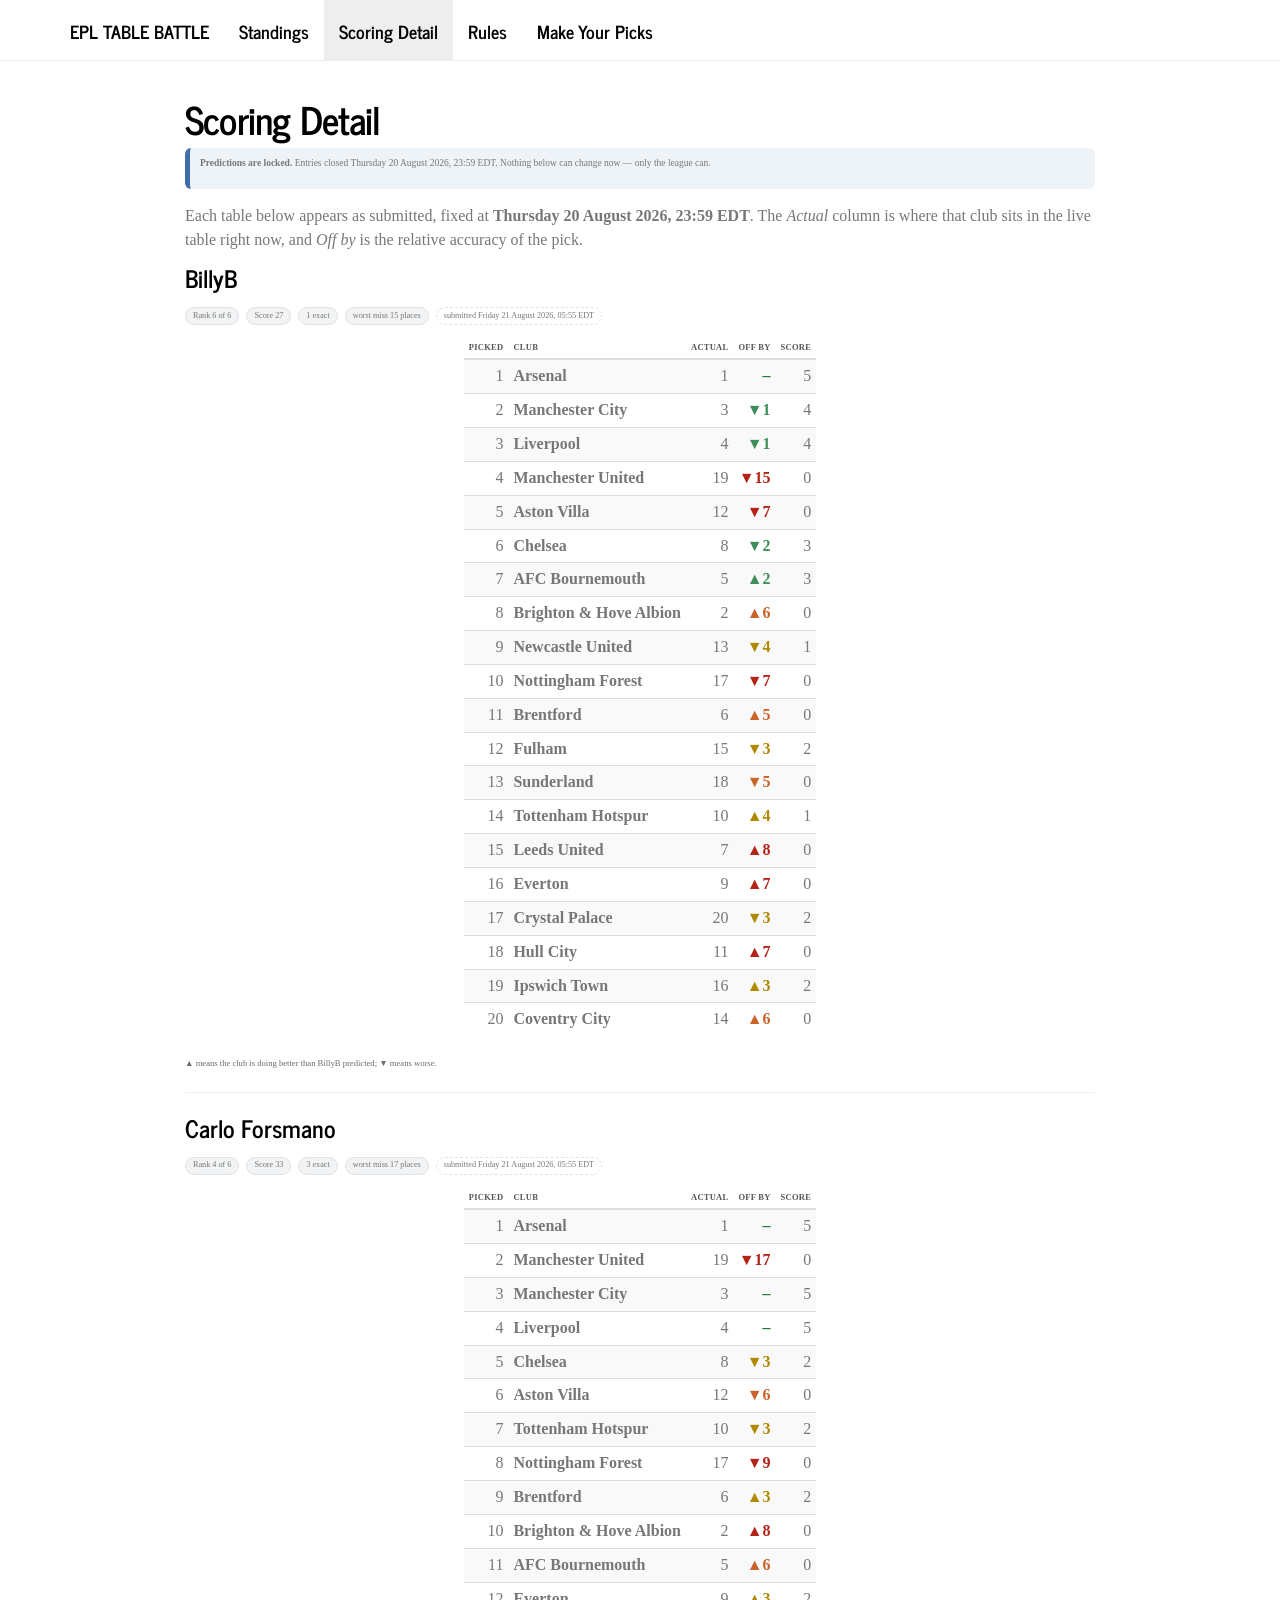
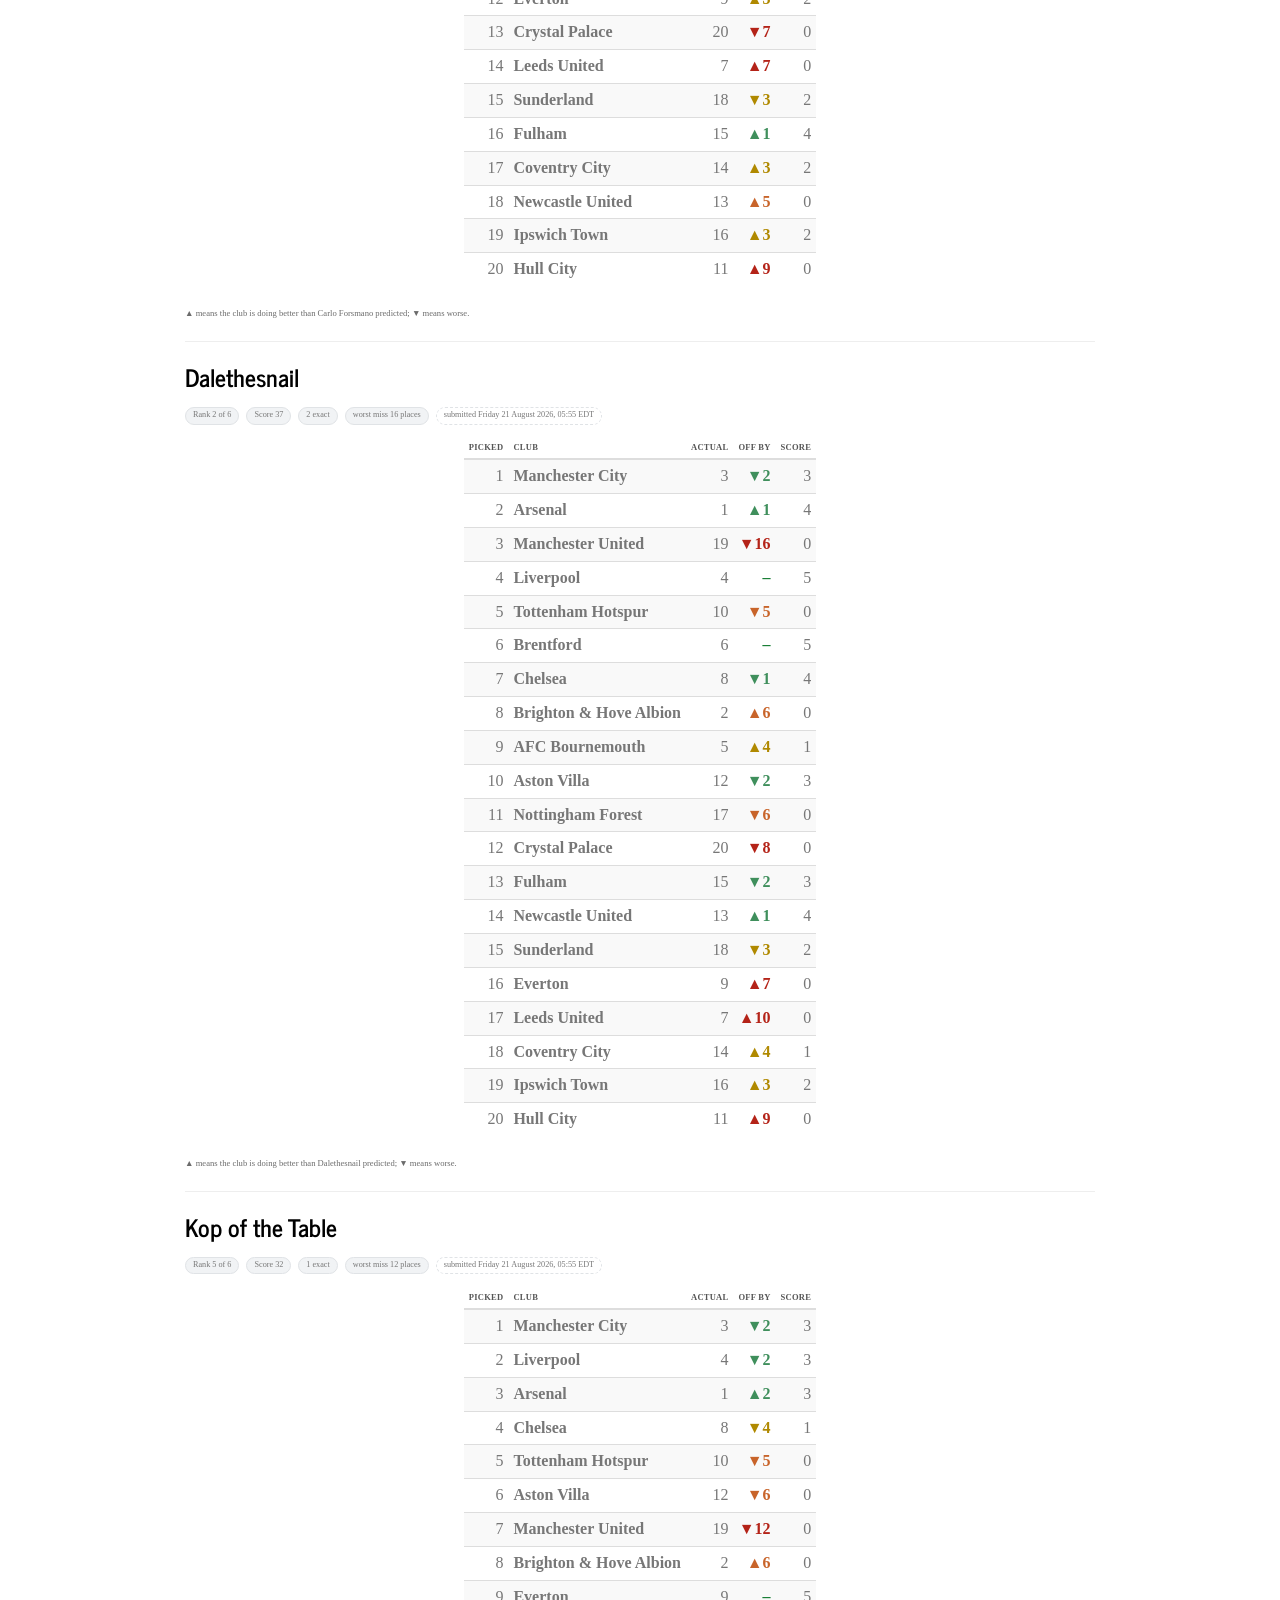
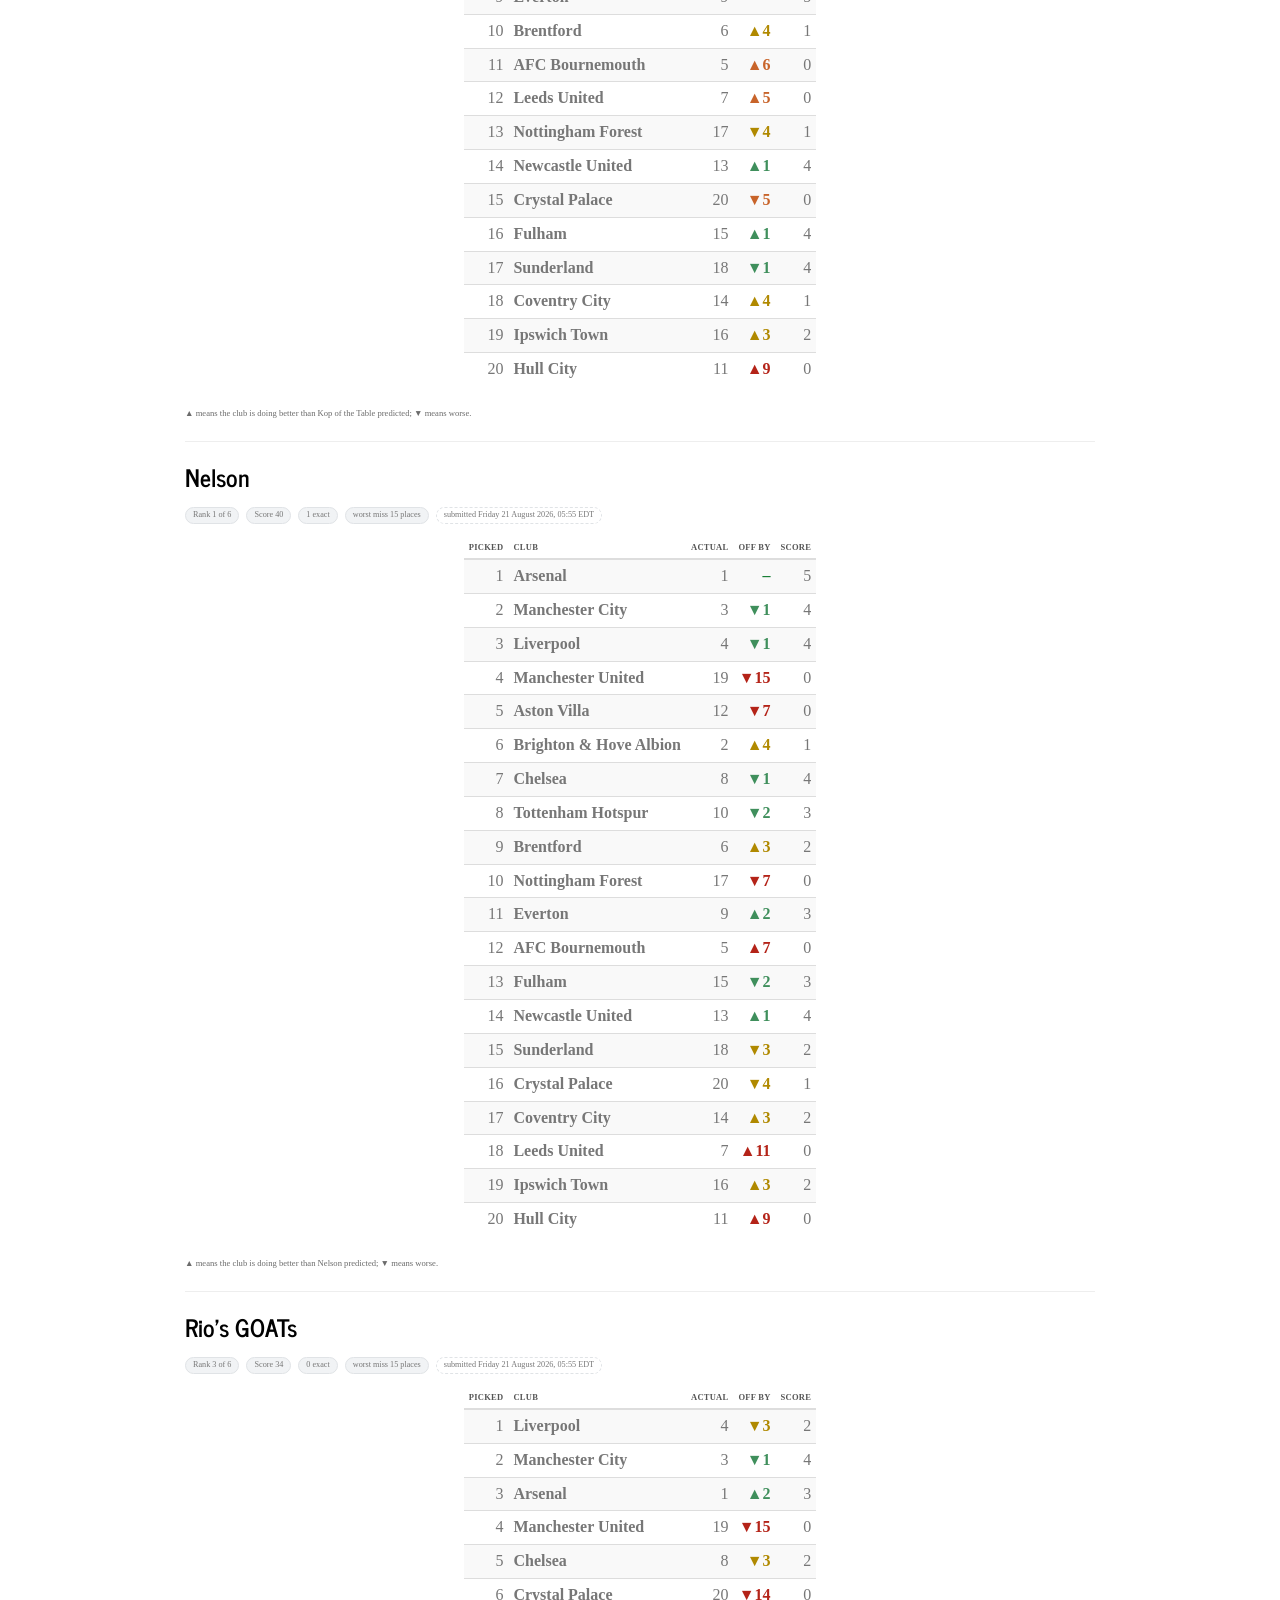
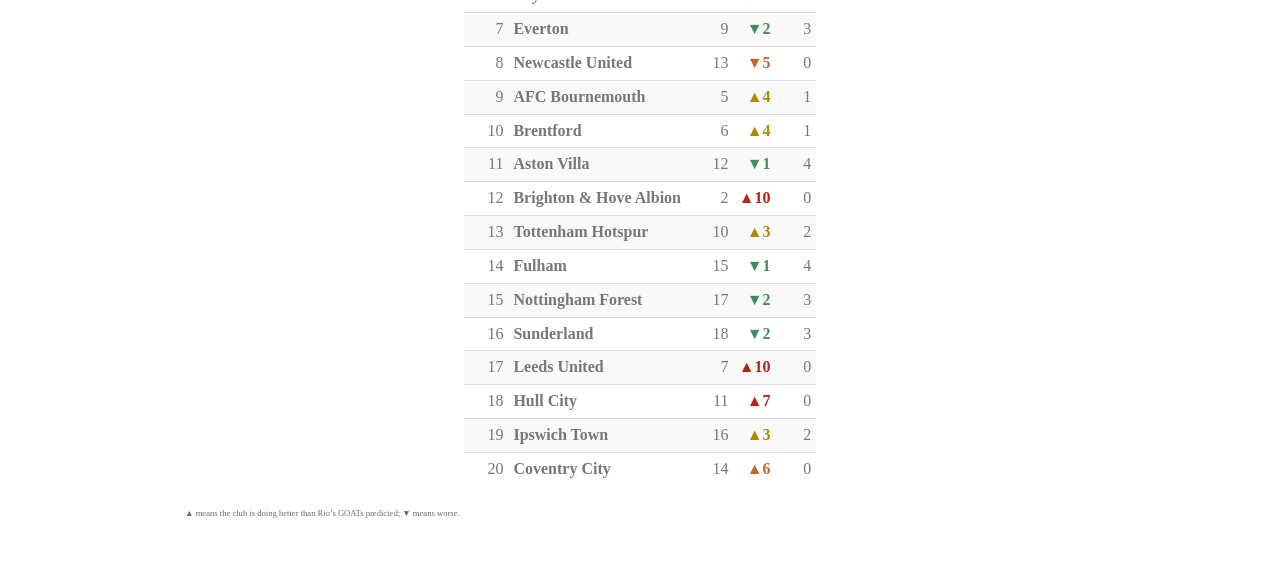
<file: docs/predictions.html>
<!DOCTYPE html>

<html>

<head>

<meta charset="utf-8" />
<meta name="generator" content="pandoc" />
<meta http-equiv="X-UA-Compatible" content="IE=EDGE" />




<title>Scoring Detail</title>

<script src="site_libs/header-attrs-2.32/header-attrs.js"></script>
<script src="site_libs/jquery-3.6.0/jquery-3.6.0.min.js"></script>
<meta name="viewport" content="width=device-width, initial-scale=1" />
<link href="site_libs/bootstrap-3.3.5/css/journal.min.css" rel="stylesheet" />
<script src="site_libs/bootstrap-3.3.5/js/bootstrap.min.js"></script>
<script src="site_libs/bootstrap-3.3.5/shim/html5shiv.min.js"></script>
<script src="site_libs/bootstrap-3.3.5/shim/respond.min.js"></script>
<style>h1 {font-size: 34px;}
       h1.title {font-size: 38px;}
       h2 {font-size: 30px;}
       h3 {font-size: 24px;}
       h4 {font-size: 18px;}
       h5 {font-size: 16px;}
       h6 {font-size: 12px;}
       code {color: inherit; background-color: rgba(0, 0, 0, 0.04);}
       pre:not([class]) { background-color: white }</style>
<script src="site_libs/navigation-1.1/tabsets.js"></script>
<link href="site_libs/highlightjs-9.12.0/textmate.css" rel="stylesheet" />
<script src="site_libs/highlightjs-9.12.0/highlight.js"></script>
<script src="site_libs/kePrint-0.0.1/kePrint.js"></script>
<link href="site_libs/lightable-0.0.1/lightable.css" rel="stylesheet" />

<style type="text/css">
  code{white-space: pre-wrap;}
  span.smallcaps{font-variant: small-caps;}
  span.underline{text-decoration: underline;}
  div.column{display: inline-block; vertical-align: top; width: 50%;}
  div.hanging-indent{margin-left: 1.5em; text-indent: -1.5em;}
  ul.task-list{list-style: none;}
    </style>

<style type="text/css">code{white-space: pre;}</style>
<script type="text/javascript">
if (window.hljs) {
  hljs.configure({languages: []});
  hljs.initHighlightingOnLoad();
  if (document.readyState && document.readyState === "complete") {
    window.setTimeout(function() { hljs.initHighlighting(); }, 0);
  }
}
</script>






<link rel="stylesheet" href="css/style.css" type="text/css" />



<style type = "text/css">
.main-container {
  max-width: 940px;
  margin-left: auto;
  margin-right: auto;
}
img {
  max-width:100%;
}
.tabbed-pane {
  padding-top: 12px;
}
.html-widget {
  margin-bottom: 20px;
}
button.code-folding-btn:focus {
  outline: none;
}
summary {
  display: list-item;
}
details > summary > p:only-child {
  display: inline;
}
pre code {
  padding: 0;
}
</style>


<style type="text/css">
.dropdown-submenu {
  position: relative;
}
.dropdown-submenu>.dropdown-menu {
  top: 0;
  left: 100%;
  margin-top: -6px;
  margin-left: -1px;
  border-radius: 0 6px 6px 6px;
}
.dropdown-submenu:hover>.dropdown-menu {
  display: block;
}
.dropdown-submenu>a:after {
  display: block;
  content: " ";
  float: right;
  width: 0;
  height: 0;
  border-color: transparent;
  border-style: solid;
  border-width: 5px 0 5px 5px;
  border-left-color: #cccccc;
  margin-top: 5px;
  margin-right: -10px;
}
.dropdown-submenu:hover>a:after {
  border-left-color: #adb5bd;
}
.dropdown-submenu.pull-left {
  float: none;
}
.dropdown-submenu.pull-left>.dropdown-menu {
  left: -100%;
  margin-left: 10px;
  border-radius: 6px 0 6px 6px;
}
</style>

<script type="text/javascript">
// manage active state of menu based on current page
$(document).ready(function () {
  // active menu anchor
  href = window.location.pathname
  href = href.substr(href.lastIndexOf('/') + 1)
  if (href === "")
    href = "index.html";
  var menuAnchor = $('a[href="' + href + '"]');

  // mark the anchor link active (and if it's in a dropdown, also mark that active)
  var dropdown = menuAnchor.closest('li.dropdown');
  if (window.bootstrap) { // Bootstrap 4+
    menuAnchor.addClass('active');
    dropdown.find('> .dropdown-toggle').addClass('active');
  } else { // Bootstrap 3
    menuAnchor.parent().addClass('active');
    dropdown.addClass('active');
  }

  // Navbar adjustments
  var navHeight = $(".navbar").first().height() + 15;
  var style = document.createElement('style');
  var pt = "padding-top: " + navHeight + "px; ";
  var mt = "margin-top: -" + navHeight + "px; ";
  var css = "";
  // offset scroll position for anchor links (for fixed navbar)
  for (var i = 1; i <= 6; i++) {
    css += ".section h" + i + "{ " + pt + mt + "}\n";
  }
  style.innerHTML = "body {" + pt + "padding-bottom: 40px; }\n" + css;
  document.head.appendChild(style);
});
</script>

<!-- tabsets -->

<style type="text/css">
.tabset-dropdown > .nav-tabs {
  display: inline-table;
  max-height: 500px;
  min-height: 44px;
  overflow-y: auto;
  border: 1px solid #ddd;
  border-radius: 4px;
}

.tabset-dropdown > .nav-tabs > li.active:before, .tabset-dropdown > .nav-tabs.nav-tabs-open:before {
  content: "\e259";
  font-family: 'Glyphicons Halflings';
  display: inline-block;
  padding: 10px;
  border-right: 1px solid #ddd;
}

.tabset-dropdown > .nav-tabs.nav-tabs-open > li.active:before {
  content: "\e258";
  font-family: 'Glyphicons Halflings';
  border: none;
}

.tabset-dropdown > .nav-tabs > li.active {
  display: block;
}

.tabset-dropdown > .nav-tabs > li > a,
.tabset-dropdown > .nav-tabs > li > a:focus,
.tabset-dropdown > .nav-tabs > li > a:hover {
  border: none;
  display: inline-block;
  border-radius: 4px;
  background-color: transparent;
}

.tabset-dropdown > .nav-tabs.nav-tabs-open > li {
  display: block;
  float: none;
}

.tabset-dropdown > .nav-tabs > li {
  display: none;
}
</style>

<!-- code folding -->




</head>

<body>


<div class="container-fluid main-container">




<div class="navbar navbar-default  navbar-fixed-top" role="navigation">
  <div class="container">
    <div class="navbar-header">
      <button type="button" class="navbar-toggle collapsed" data-toggle="collapse" data-bs-toggle="collapse" data-target="#navbar" data-bs-target="#navbar">
        <span class="icon-bar"></span>
        <span class="icon-bar"></span>
        <span class="icon-bar"></span>
      </button>
      <a class="navbar-brand" href="index.html">EPL Table Battle</a>
    </div>
    <div id="navbar" class="navbar-collapse collapse">
      <ul class="nav navbar-nav">
        <li>
  <a href="index.html">Standings</a>
</li>
<li>
  <a href="predictions.html">Scoring Detail</a>
</li>
<li>
  <a href="rules.html">Rules</a>
</li>
<li>
  <a href="picks.html">Make Your Picks</a>
</li>
      </ul>
      <ul class="nav navbar-nav navbar-right">
        
      </ul>
    </div><!--/.nav-collapse -->
  </div><!--/.container -->
</div><!--/.navbar -->

<div id="header">



<h1 class="title toc-ignore">Scoring Detail</h1>

</div>


<div class="banner banner-locked">
<p><strong>Predictions are locked.</strong> Entries closed Thursday 20
August 2026, 23:59 EDT. Nothing below can change now — only the league
can.</p>
</div>
<p>Each table below appears as submitted, fixed at <strong>Thursday 20
August 2026, 23:59 EDT</strong>. The <em>Actual</em> column is where
that club sits in the live table right now, and <em>Off by</em> is the
relative accuracy of the pick.</p>
<div id="billyb" class="section level3">
<h3>BillyB</h3>
<div class="playercard">
<span class="pill">Rank 6 of 6</span>
<span class="pill">Score 27</span>
<span class="pill">1 exact</span>
<span class="pill">worst miss 15 places</span>
<span class="pill pill-quiet">submitted Friday 21 August 2026, 05:55 EDT</span>
</div>
<table class="table table-striped table-hover table-condensed" style="width: auto !important; margin-left: auto; margin-right: auto;">
<thead>
<tr>
<th style="text-align:right;">
Picked
</th>
<th style="text-align:left;">
Club
</th>
<th style="text-align:right;">
Actual
</th>
<th style="text-align:right;">
Off by
</th>
<th style="text-align:right;">
Score
</th>
</tr>
</thead>
<tbody>
<tr>
<td style="text-align:right;">
1
</td>
<td style="text-align:left;font-weight: bold;">
Arsenal
</td>
<td style="text-align:right;">
1
</td>
<td style="text-align:right;">
<span
style="font-weight: bold;    color: rgba(26, 127, 55, 1) !important;">–</span>
</td>
<td style="text-align:right;">
5
</td>
</tr>
<tr>
<td style="text-align:right;">
2
</td>
<td style="text-align:left;font-weight: bold;">
Manchester City
</td>
<td style="text-align:right;">
3
</td>
<td style="text-align:right;">
<span
style="font-weight: bold;    color: rgba(63, 143, 92, 1) !important;">▼1</span>
</td>
<td style="text-align:right;">
4
</td>
</tr>
<tr>
<td style="text-align:right;">
3
</td>
<td style="text-align:left;font-weight: bold;">
Liverpool
</td>
<td style="text-align:right;">
4
</td>
<td style="text-align:right;">
<span
style="font-weight: bold;    color: rgba(63, 143, 92, 1) !important;">▼1</span>
</td>
<td style="text-align:right;">
4
</td>
</tr>
<tr>
<td style="text-align:right;">
4
</td>
<td style="text-align:left;font-weight: bold;">
Manchester United
</td>
<td style="text-align:right;">
19
</td>
<td style="text-align:right;">
<span
style="font-weight: bold;    color: rgba(180, 35, 24, 1) !important;">▼15</span>
</td>
<td style="text-align:right;">
0
</td>
</tr>
<tr>
<td style="text-align:right;">
5
</td>
<td style="text-align:left;font-weight: bold;">
Aston Villa
</td>
<td style="text-align:right;">
12
</td>
<td style="text-align:right;">
<span
style="font-weight: bold;    color: rgba(180, 35, 24, 1) !important;">▼7</span>
</td>
<td style="text-align:right;">
0
</td>
</tr>
<tr>
<td style="text-align:right;">
6
</td>
<td style="text-align:left;font-weight: bold;">
Chelsea
</td>
<td style="text-align:right;">
8
</td>
<td style="text-align:right;">
<span
style="font-weight: bold;    color: rgba(63, 143, 92, 1) !important;">▼2</span>
</td>
<td style="text-align:right;">
3
</td>
</tr>
<tr>
<td style="text-align:right;">
7
</td>
<td style="text-align:left;font-weight: bold;">
AFC Bournemouth
</td>
<td style="text-align:right;">
5
</td>
<td style="text-align:right;">
<span
style="font-weight: bold;    color: rgba(63, 143, 92, 1) !important;">▲2</span>
</td>
<td style="text-align:right;">
3
</td>
</tr>
<tr>
<td style="text-align:right;">
8
</td>
<td style="text-align:left;font-weight: bold;">
Brighton &amp; Hove Albion
</td>
<td style="text-align:right;">
2
</td>
<td style="text-align:right;">
<span
style="font-weight: bold;    color: rgba(200, 100, 42, 1) !important;">▲6</span>
</td>
<td style="text-align:right;">
0
</td>
</tr>
<tr>
<td style="text-align:right;">
9
</td>
<td style="text-align:left;font-weight: bold;">
Newcastle United
</td>
<td style="text-align:right;">
13
</td>
<td style="text-align:right;">
<span
style="font-weight: bold;    color: rgba(176, 137, 0, 1) !important;">▼4</span>
</td>
<td style="text-align:right;">
1
</td>
</tr>
<tr>
<td style="text-align:right;">
10
</td>
<td style="text-align:left;font-weight: bold;">
Nottingham Forest
</td>
<td style="text-align:right;">
17
</td>
<td style="text-align:right;">
<span
style="font-weight: bold;    color: rgba(180, 35, 24, 1) !important;">▼7</span>
</td>
<td style="text-align:right;">
0
</td>
</tr>
<tr>
<td style="text-align:right;">
11
</td>
<td style="text-align:left;font-weight: bold;">
Brentford
</td>
<td style="text-align:right;">
6
</td>
<td style="text-align:right;">
<span
style="font-weight: bold;    color: rgba(200, 100, 42, 1) !important;">▲5</span>
</td>
<td style="text-align:right;">
0
</td>
</tr>
<tr>
<td style="text-align:right;">
12
</td>
<td style="text-align:left;font-weight: bold;">
Fulham
</td>
<td style="text-align:right;">
15
</td>
<td style="text-align:right;">
<span
style="font-weight: bold;    color: rgba(176, 137, 0, 1) !important;">▼3</span>
</td>
<td style="text-align:right;">
2
</td>
</tr>
<tr>
<td style="text-align:right;">
13
</td>
<td style="text-align:left;font-weight: bold;">
Sunderland
</td>
<td style="text-align:right;">
18
</td>
<td style="text-align:right;">
<span
style="font-weight: bold;    color: rgba(200, 100, 42, 1) !important;">▼5</span>
</td>
<td style="text-align:right;">
0
</td>
</tr>
<tr>
<td style="text-align:right;">
14
</td>
<td style="text-align:left;font-weight: bold;">
Tottenham Hotspur
</td>
<td style="text-align:right;">
10
</td>
<td style="text-align:right;">
<span
style="font-weight: bold;    color: rgba(176, 137, 0, 1) !important;">▲4</span>
</td>
<td style="text-align:right;">
1
</td>
</tr>
<tr>
<td style="text-align:right;">
15
</td>
<td style="text-align:left;font-weight: bold;">
Leeds United
</td>
<td style="text-align:right;">
7
</td>
<td style="text-align:right;">
<span
style="font-weight: bold;    color: rgba(180, 35, 24, 1) !important;">▲8</span>
</td>
<td style="text-align:right;">
0
</td>
</tr>
<tr>
<td style="text-align:right;">
16
</td>
<td style="text-align:left;font-weight: bold;">
Everton
</td>
<td style="text-align:right;">
9
</td>
<td style="text-align:right;">
<span
style="font-weight: bold;    color: rgba(180, 35, 24, 1) !important;">▲7</span>
</td>
<td style="text-align:right;">
0
</td>
</tr>
<tr>
<td style="text-align:right;">
17
</td>
<td style="text-align:left;font-weight: bold;">
Crystal Palace
</td>
<td style="text-align:right;">
20
</td>
<td style="text-align:right;">
<span
style="font-weight: bold;    color: rgba(176, 137, 0, 1) !important;">▼3</span>
</td>
<td style="text-align:right;">
2
</td>
</tr>
<tr>
<td style="text-align:right;">
18
</td>
<td style="text-align:left;font-weight: bold;">
Hull City
</td>
<td style="text-align:right;">
11
</td>
<td style="text-align:right;">
<span
style="font-weight: bold;    color: rgba(180, 35, 24, 1) !important;">▲7</span>
</td>
<td style="text-align:right;">
0
</td>
</tr>
<tr>
<td style="text-align:right;">
19
</td>
<td style="text-align:left;font-weight: bold;">
Ipswich Town
</td>
<td style="text-align:right;">
16
</td>
<td style="text-align:right;">
<span
style="font-weight: bold;    color: rgba(176, 137, 0, 1) !important;">▲3</span>
</td>
<td style="text-align:right;">
2
</td>
</tr>
<tr>
<td style="text-align:right;">
20
</td>
<td style="text-align:left;font-weight: bold;">
Coventry City
</td>
<td style="text-align:right;">
14
</td>
<td style="text-align:right;">
<span
style="font-weight: bold;    color: rgba(200, 100, 42, 1) !important;">▲6</span>
</td>
<td style="text-align:right;">
0
</td>
</tr>
</tbody>
</table>
<p class="note">
▲ means the club is doing better than BillyB predicted; ▼ means worse.
</p>
<hr />
</div>
<div id="carlo-forsmano" class="section level3">
<h3>Carlo Forsmano</h3>
<div class="playercard">
<span class="pill">Rank 4 of 6</span>
<span class="pill">Score 33</span>
<span class="pill">3 exact</span>
<span class="pill">worst miss 17 places</span>
<span class="pill pill-quiet">submitted Friday 21 August 2026, 05:55 EDT</span>
</div>
<table class="table table-striped table-hover table-condensed" style="width: auto !important; margin-left: auto; margin-right: auto;">
<thead>
<tr>
<th style="text-align:right;">
Picked
</th>
<th style="text-align:left;">
Club
</th>
<th style="text-align:right;">
Actual
</th>
<th style="text-align:right;">
Off by
</th>
<th style="text-align:right;">
Score
</th>
</tr>
</thead>
<tbody>
<tr>
<td style="text-align:right;">
1
</td>
<td style="text-align:left;font-weight: bold;">
Arsenal
</td>
<td style="text-align:right;">
1
</td>
<td style="text-align:right;">
<span
style="font-weight: bold;    color: rgba(26, 127, 55, 1) !important;">–</span>
</td>
<td style="text-align:right;">
5
</td>
</tr>
<tr>
<td style="text-align:right;">
2
</td>
<td style="text-align:left;font-weight: bold;">
Manchester United
</td>
<td style="text-align:right;">
19
</td>
<td style="text-align:right;">
<span
style="font-weight: bold;    color: rgba(180, 35, 24, 1) !important;">▼17</span>
</td>
<td style="text-align:right;">
0
</td>
</tr>
<tr>
<td style="text-align:right;">
3
</td>
<td style="text-align:left;font-weight: bold;">
Manchester City
</td>
<td style="text-align:right;">
3
</td>
<td style="text-align:right;">
<span
style="font-weight: bold;    color: rgba(26, 127, 55, 1) !important;">–</span>
</td>
<td style="text-align:right;">
5
</td>
</tr>
<tr>
<td style="text-align:right;">
4
</td>
<td style="text-align:left;font-weight: bold;">
Liverpool
</td>
<td style="text-align:right;">
4
</td>
<td style="text-align:right;">
<span
style="font-weight: bold;    color: rgba(26, 127, 55, 1) !important;">–</span>
</td>
<td style="text-align:right;">
5
</td>
</tr>
<tr>
<td style="text-align:right;">
5
</td>
<td style="text-align:left;font-weight: bold;">
Chelsea
</td>
<td style="text-align:right;">
8
</td>
<td style="text-align:right;">
<span
style="font-weight: bold;    color: rgba(176, 137, 0, 1) !important;">▼3</span>
</td>
<td style="text-align:right;">
2
</td>
</tr>
<tr>
<td style="text-align:right;">
6
</td>
<td style="text-align:left;font-weight: bold;">
Aston Villa
</td>
<td style="text-align:right;">
12
</td>
<td style="text-align:right;">
<span
style="font-weight: bold;    color: rgba(200, 100, 42, 1) !important;">▼6</span>
</td>
<td style="text-align:right;">
0
</td>
</tr>
<tr>
<td style="text-align:right;">
7
</td>
<td style="text-align:left;font-weight: bold;">
Tottenham Hotspur
</td>
<td style="text-align:right;">
10
</td>
<td style="text-align:right;">
<span
style="font-weight: bold;    color: rgba(176, 137, 0, 1) !important;">▼3</span>
</td>
<td style="text-align:right;">
2
</td>
</tr>
<tr>
<td style="text-align:right;">
8
</td>
<td style="text-align:left;font-weight: bold;">
Nottingham Forest
</td>
<td style="text-align:right;">
17
</td>
<td style="text-align:right;">
<span
style="font-weight: bold;    color: rgba(180, 35, 24, 1) !important;">▼9</span>
</td>
<td style="text-align:right;">
0
</td>
</tr>
<tr>
<td style="text-align:right;">
9
</td>
<td style="text-align:left;font-weight: bold;">
Brentford
</td>
<td style="text-align:right;">
6
</td>
<td style="text-align:right;">
<span
style="font-weight: bold;    color: rgba(176, 137, 0, 1) !important;">▲3</span>
</td>
<td style="text-align:right;">
2
</td>
</tr>
<tr>
<td style="text-align:right;">
10
</td>
<td style="text-align:left;font-weight: bold;">
Brighton &amp; Hove Albion
</td>
<td style="text-align:right;">
2
</td>
<td style="text-align:right;">
<span
style="font-weight: bold;    color: rgba(180, 35, 24, 1) !important;">▲8</span>
</td>
<td style="text-align:right;">
0
</td>
</tr>
<tr>
<td style="text-align:right;">
11
</td>
<td style="text-align:left;font-weight: bold;">
AFC Bournemouth
</td>
<td style="text-align:right;">
5
</td>
<td style="text-align:right;">
<span
style="font-weight: bold;    color: rgba(200, 100, 42, 1) !important;">▲6</span>
</td>
<td style="text-align:right;">
0
</td>
</tr>
<tr>
<td style="text-align:right;">
12
</td>
<td style="text-align:left;font-weight: bold;">
Everton
</td>
<td style="text-align:right;">
9
</td>
<td style="text-align:right;">
<span
style="font-weight: bold;    color: rgba(176, 137, 0, 1) !important;">▲3</span>
</td>
<td style="text-align:right;">
2
</td>
</tr>
<tr>
<td style="text-align:right;">
13
</td>
<td style="text-align:left;font-weight: bold;">
Crystal Palace
</td>
<td style="text-align:right;">
20
</td>
<td style="text-align:right;">
<span
style="font-weight: bold;    color: rgba(180, 35, 24, 1) !important;">▼7</span>
</td>
<td style="text-align:right;">
0
</td>
</tr>
<tr>
<td style="text-align:right;">
14
</td>
<td style="text-align:left;font-weight: bold;">
Leeds United
</td>
<td style="text-align:right;">
7
</td>
<td style="text-align:right;">
<span
style="font-weight: bold;    color: rgba(180, 35, 24, 1) !important;">▲7</span>
</td>
<td style="text-align:right;">
0
</td>
</tr>
<tr>
<td style="text-align:right;">
15
</td>
<td style="text-align:left;font-weight: bold;">
Sunderland
</td>
<td style="text-align:right;">
18
</td>
<td style="text-align:right;">
<span
style="font-weight: bold;    color: rgba(176, 137, 0, 1) !important;">▼3</span>
</td>
<td style="text-align:right;">
2
</td>
</tr>
<tr>
<td style="text-align:right;">
16
</td>
<td style="text-align:left;font-weight: bold;">
Fulham
</td>
<td style="text-align:right;">
15
</td>
<td style="text-align:right;">
<span
style="font-weight: bold;    color: rgba(63, 143, 92, 1) !important;">▲1</span>
</td>
<td style="text-align:right;">
4
</td>
</tr>
<tr>
<td style="text-align:right;">
17
</td>
<td style="text-align:left;font-weight: bold;">
Coventry City
</td>
<td style="text-align:right;">
14
</td>
<td style="text-align:right;">
<span
style="font-weight: bold;    color: rgba(176, 137, 0, 1) !important;">▲3</span>
</td>
<td style="text-align:right;">
2
</td>
</tr>
<tr>
<td style="text-align:right;">
18
</td>
<td style="text-align:left;font-weight: bold;">
Newcastle United
</td>
<td style="text-align:right;">
13
</td>
<td style="text-align:right;">
<span
style="font-weight: bold;    color: rgba(200, 100, 42, 1) !important;">▲5</span>
</td>
<td style="text-align:right;">
0
</td>
</tr>
<tr>
<td style="text-align:right;">
19
</td>
<td style="text-align:left;font-weight: bold;">
Ipswich Town
</td>
<td style="text-align:right;">
16
</td>
<td style="text-align:right;">
<span
style="font-weight: bold;    color: rgba(176, 137, 0, 1) !important;">▲3</span>
</td>
<td style="text-align:right;">
2
</td>
</tr>
<tr>
<td style="text-align:right;">
20
</td>
<td style="text-align:left;font-weight: bold;">
Hull City
</td>
<td style="text-align:right;">
11
</td>
<td style="text-align:right;">
<span
style="font-weight: bold;    color: rgba(180, 35, 24, 1) !important;">▲9</span>
</td>
<td style="text-align:right;">
0
</td>
</tr>
</tbody>
</table>
<p class="note">
▲ means the club is doing better than Carlo Forsmano predicted; ▼ means
worse.
</p>
<hr />
</div>
<div id="dalethesnail" class="section level3">
<h3>Dalethesnail</h3>
<div class="playercard">
<span class="pill">Rank 2 of 6</span>
<span class="pill">Score 37</span>
<span class="pill">2 exact</span>
<span class="pill">worst miss 16 places</span>
<span class="pill pill-quiet">submitted Friday 21 August 2026, 05:55 EDT</span>
</div>
<table class="table table-striped table-hover table-condensed" style="width: auto !important; margin-left: auto; margin-right: auto;">
<thead>
<tr>
<th style="text-align:right;">
Picked
</th>
<th style="text-align:left;">
Club
</th>
<th style="text-align:right;">
Actual
</th>
<th style="text-align:right;">
Off by
</th>
<th style="text-align:right;">
Score
</th>
</tr>
</thead>
<tbody>
<tr>
<td style="text-align:right;">
1
</td>
<td style="text-align:left;font-weight: bold;">
Manchester City
</td>
<td style="text-align:right;">
3
</td>
<td style="text-align:right;">
<span
style="font-weight: bold;    color: rgba(63, 143, 92, 1) !important;">▼2</span>
</td>
<td style="text-align:right;">
3
</td>
</tr>
<tr>
<td style="text-align:right;">
2
</td>
<td style="text-align:left;font-weight: bold;">
Arsenal
</td>
<td style="text-align:right;">
1
</td>
<td style="text-align:right;">
<span
style="font-weight: bold;    color: rgba(63, 143, 92, 1) !important;">▲1</span>
</td>
<td style="text-align:right;">
4
</td>
</tr>
<tr>
<td style="text-align:right;">
3
</td>
<td style="text-align:left;font-weight: bold;">
Manchester United
</td>
<td style="text-align:right;">
19
</td>
<td style="text-align:right;">
<span
style="font-weight: bold;    color: rgba(180, 35, 24, 1) !important;">▼16</span>
</td>
<td style="text-align:right;">
0
</td>
</tr>
<tr>
<td style="text-align:right;">
4
</td>
<td style="text-align:left;font-weight: bold;">
Liverpool
</td>
<td style="text-align:right;">
4
</td>
<td style="text-align:right;">
<span
style="font-weight: bold;    color: rgba(26, 127, 55, 1) !important;">–</span>
</td>
<td style="text-align:right;">
5
</td>
</tr>
<tr>
<td style="text-align:right;">
5
</td>
<td style="text-align:left;font-weight: bold;">
Tottenham Hotspur
</td>
<td style="text-align:right;">
10
</td>
<td style="text-align:right;">
<span
style="font-weight: bold;    color: rgba(200, 100, 42, 1) !important;">▼5</span>
</td>
<td style="text-align:right;">
0
</td>
</tr>
<tr>
<td style="text-align:right;">
6
</td>
<td style="text-align:left;font-weight: bold;">
Brentford
</td>
<td style="text-align:right;">
6
</td>
<td style="text-align:right;">
<span
style="font-weight: bold;    color: rgba(26, 127, 55, 1) !important;">–</span>
</td>
<td style="text-align:right;">
5
</td>
</tr>
<tr>
<td style="text-align:right;">
7
</td>
<td style="text-align:left;font-weight: bold;">
Chelsea
</td>
<td style="text-align:right;">
8
</td>
<td style="text-align:right;">
<span
style="font-weight: bold;    color: rgba(63, 143, 92, 1) !important;">▼1</span>
</td>
<td style="text-align:right;">
4
</td>
</tr>
<tr>
<td style="text-align:right;">
8
</td>
<td style="text-align:left;font-weight: bold;">
Brighton &amp; Hove Albion
</td>
<td style="text-align:right;">
2
</td>
<td style="text-align:right;">
<span
style="font-weight: bold;    color: rgba(200, 100, 42, 1) !important;">▲6</span>
</td>
<td style="text-align:right;">
0
</td>
</tr>
<tr>
<td style="text-align:right;">
9
</td>
<td style="text-align:left;font-weight: bold;">
AFC Bournemouth
</td>
<td style="text-align:right;">
5
</td>
<td style="text-align:right;">
<span
style="font-weight: bold;    color: rgba(176, 137, 0, 1) !important;">▲4</span>
</td>
<td style="text-align:right;">
1
</td>
</tr>
<tr>
<td style="text-align:right;">
10
</td>
<td style="text-align:left;font-weight: bold;">
Aston Villa
</td>
<td style="text-align:right;">
12
</td>
<td style="text-align:right;">
<span
style="font-weight: bold;    color: rgba(63, 143, 92, 1) !important;">▼2</span>
</td>
<td style="text-align:right;">
3
</td>
</tr>
<tr>
<td style="text-align:right;">
11
</td>
<td style="text-align:left;font-weight: bold;">
Nottingham Forest
</td>
<td style="text-align:right;">
17
</td>
<td style="text-align:right;">
<span
style="font-weight: bold;    color: rgba(200, 100, 42, 1) !important;">▼6</span>
</td>
<td style="text-align:right;">
0
</td>
</tr>
<tr>
<td style="text-align:right;">
12
</td>
<td style="text-align:left;font-weight: bold;">
Crystal Palace
</td>
<td style="text-align:right;">
20
</td>
<td style="text-align:right;">
<span
style="font-weight: bold;    color: rgba(180, 35, 24, 1) !important;">▼8</span>
</td>
<td style="text-align:right;">
0
</td>
</tr>
<tr>
<td style="text-align:right;">
13
</td>
<td style="text-align:left;font-weight: bold;">
Fulham
</td>
<td style="text-align:right;">
15
</td>
<td style="text-align:right;">
<span
style="font-weight: bold;    color: rgba(63, 143, 92, 1) !important;">▼2</span>
</td>
<td style="text-align:right;">
3
</td>
</tr>
<tr>
<td style="text-align:right;">
14
</td>
<td style="text-align:left;font-weight: bold;">
Newcastle United
</td>
<td style="text-align:right;">
13
</td>
<td style="text-align:right;">
<span
style="font-weight: bold;    color: rgba(63, 143, 92, 1) !important;">▲1</span>
</td>
<td style="text-align:right;">
4
</td>
</tr>
<tr>
<td style="text-align:right;">
15
</td>
<td style="text-align:left;font-weight: bold;">
Sunderland
</td>
<td style="text-align:right;">
18
</td>
<td style="text-align:right;">
<span
style="font-weight: bold;    color: rgba(176, 137, 0, 1) !important;">▼3</span>
</td>
<td style="text-align:right;">
2
</td>
</tr>
<tr>
<td style="text-align:right;">
16
</td>
<td style="text-align:left;font-weight: bold;">
Everton
</td>
<td style="text-align:right;">
9
</td>
<td style="text-align:right;">
<span
style="font-weight: bold;    color: rgba(180, 35, 24, 1) !important;">▲7</span>
</td>
<td style="text-align:right;">
0
</td>
</tr>
<tr>
<td style="text-align:right;">
17
</td>
<td style="text-align:left;font-weight: bold;">
Leeds United
</td>
<td style="text-align:right;">
7
</td>
<td style="text-align:right;">
<span
style="font-weight: bold;    color: rgba(180, 35, 24, 1) !important;">▲10</span>
</td>
<td style="text-align:right;">
0
</td>
</tr>
<tr>
<td style="text-align:right;">
18
</td>
<td style="text-align:left;font-weight: bold;">
Coventry City
</td>
<td style="text-align:right;">
14
</td>
<td style="text-align:right;">
<span
style="font-weight: bold;    color: rgba(176, 137, 0, 1) !important;">▲4</span>
</td>
<td style="text-align:right;">
1
</td>
</tr>
<tr>
<td style="text-align:right;">
19
</td>
<td style="text-align:left;font-weight: bold;">
Ipswich Town
</td>
<td style="text-align:right;">
16
</td>
<td style="text-align:right;">
<span
style="font-weight: bold;    color: rgba(176, 137, 0, 1) !important;">▲3</span>
</td>
<td style="text-align:right;">
2
</td>
</tr>
<tr>
<td style="text-align:right;">
20
</td>
<td style="text-align:left;font-weight: bold;">
Hull City
</td>
<td style="text-align:right;">
11
</td>
<td style="text-align:right;">
<span
style="font-weight: bold;    color: rgba(180, 35, 24, 1) !important;">▲9</span>
</td>
<td style="text-align:right;">
0
</td>
</tr>
</tbody>
</table>
<p class="note">
▲ means the club is doing better than Dalethesnail predicted; ▼ means
worse.
</p>
<hr />
</div>
<div id="kop-of-the-table" class="section level3">
<h3>Kop of the Table</h3>
<div class="playercard">
<span class="pill">Rank 5 of 6</span>
<span class="pill">Score 32</span>
<span class="pill">1 exact</span>
<span class="pill">worst miss 12 places</span>
<span class="pill pill-quiet">submitted Friday 21 August 2026, 05:55 EDT</span>
</div>
<table class="table table-striped table-hover table-condensed" style="width: auto !important; margin-left: auto; margin-right: auto;">
<thead>
<tr>
<th style="text-align:right;">
Picked
</th>
<th style="text-align:left;">
Club
</th>
<th style="text-align:right;">
Actual
</th>
<th style="text-align:right;">
Off by
</th>
<th style="text-align:right;">
Score
</th>
</tr>
</thead>
<tbody>
<tr>
<td style="text-align:right;">
1
</td>
<td style="text-align:left;font-weight: bold;">
Manchester City
</td>
<td style="text-align:right;">
3
</td>
<td style="text-align:right;">
<span
style="font-weight: bold;    color: rgba(63, 143, 92, 1) !important;">▼2</span>
</td>
<td style="text-align:right;">
3
</td>
</tr>
<tr>
<td style="text-align:right;">
2
</td>
<td style="text-align:left;font-weight: bold;">
Liverpool
</td>
<td style="text-align:right;">
4
</td>
<td style="text-align:right;">
<span
style="font-weight: bold;    color: rgba(63, 143, 92, 1) !important;">▼2</span>
</td>
<td style="text-align:right;">
3
</td>
</tr>
<tr>
<td style="text-align:right;">
3
</td>
<td style="text-align:left;font-weight: bold;">
Arsenal
</td>
<td style="text-align:right;">
1
</td>
<td style="text-align:right;">
<span
style="font-weight: bold;    color: rgba(63, 143, 92, 1) !important;">▲2</span>
</td>
<td style="text-align:right;">
3
</td>
</tr>
<tr>
<td style="text-align:right;">
4
</td>
<td style="text-align:left;font-weight: bold;">
Chelsea
</td>
<td style="text-align:right;">
8
</td>
<td style="text-align:right;">
<span
style="font-weight: bold;    color: rgba(176, 137, 0, 1) !important;">▼4</span>
</td>
<td style="text-align:right;">
1
</td>
</tr>
<tr>
<td style="text-align:right;">
5
</td>
<td style="text-align:left;font-weight: bold;">
Tottenham Hotspur
</td>
<td style="text-align:right;">
10
</td>
<td style="text-align:right;">
<span
style="font-weight: bold;    color: rgba(200, 100, 42, 1) !important;">▼5</span>
</td>
<td style="text-align:right;">
0
</td>
</tr>
<tr>
<td style="text-align:right;">
6
</td>
<td style="text-align:left;font-weight: bold;">
Aston Villa
</td>
<td style="text-align:right;">
12
</td>
<td style="text-align:right;">
<span
style="font-weight: bold;    color: rgba(200, 100, 42, 1) !important;">▼6</span>
</td>
<td style="text-align:right;">
0
</td>
</tr>
<tr>
<td style="text-align:right;">
7
</td>
<td style="text-align:left;font-weight: bold;">
Manchester United
</td>
<td style="text-align:right;">
19
</td>
<td style="text-align:right;">
<span
style="font-weight: bold;    color: rgba(180, 35, 24, 1) !important;">▼12</span>
</td>
<td style="text-align:right;">
0
</td>
</tr>
<tr>
<td style="text-align:right;">
8
</td>
<td style="text-align:left;font-weight: bold;">
Brighton &amp; Hove Albion
</td>
<td style="text-align:right;">
2
</td>
<td style="text-align:right;">
<span
style="font-weight: bold;    color: rgba(200, 100, 42, 1) !important;">▲6</span>
</td>
<td style="text-align:right;">
0
</td>
</tr>
<tr>
<td style="text-align:right;">
9
</td>
<td style="text-align:left;font-weight: bold;">
Everton
</td>
<td style="text-align:right;">
9
</td>
<td style="text-align:right;">
<span
style="font-weight: bold;    color: rgba(26, 127, 55, 1) !important;">–</span>
</td>
<td style="text-align:right;">
5
</td>
</tr>
<tr>
<td style="text-align:right;">
10
</td>
<td style="text-align:left;font-weight: bold;">
Brentford
</td>
<td style="text-align:right;">
6
</td>
<td style="text-align:right;">
<span
style="font-weight: bold;    color: rgba(176, 137, 0, 1) !important;">▲4</span>
</td>
<td style="text-align:right;">
1
</td>
</tr>
<tr>
<td style="text-align:right;">
11
</td>
<td style="text-align:left;font-weight: bold;">
AFC Bournemouth
</td>
<td style="text-align:right;">
5
</td>
<td style="text-align:right;">
<span
style="font-weight: bold;    color: rgba(200, 100, 42, 1) !important;">▲6</span>
</td>
<td style="text-align:right;">
0
</td>
</tr>
<tr>
<td style="text-align:right;">
12
</td>
<td style="text-align:left;font-weight: bold;">
Leeds United
</td>
<td style="text-align:right;">
7
</td>
<td style="text-align:right;">
<span
style="font-weight: bold;    color: rgba(200, 100, 42, 1) !important;">▲5</span>
</td>
<td style="text-align:right;">
0
</td>
</tr>
<tr>
<td style="text-align:right;">
13
</td>
<td style="text-align:left;font-weight: bold;">
Nottingham Forest
</td>
<td style="text-align:right;">
17
</td>
<td style="text-align:right;">
<span
style="font-weight: bold;    color: rgba(176, 137, 0, 1) !important;">▼4</span>
</td>
<td style="text-align:right;">
1
</td>
</tr>
<tr>
<td style="text-align:right;">
14
</td>
<td style="text-align:left;font-weight: bold;">
Newcastle United
</td>
<td style="text-align:right;">
13
</td>
<td style="text-align:right;">
<span
style="font-weight: bold;    color: rgba(63, 143, 92, 1) !important;">▲1</span>
</td>
<td style="text-align:right;">
4
</td>
</tr>
<tr>
<td style="text-align:right;">
15
</td>
<td style="text-align:left;font-weight: bold;">
Crystal Palace
</td>
<td style="text-align:right;">
20
</td>
<td style="text-align:right;">
<span
style="font-weight: bold;    color: rgba(200, 100, 42, 1) !important;">▼5</span>
</td>
<td style="text-align:right;">
0
</td>
</tr>
<tr>
<td style="text-align:right;">
16
</td>
<td style="text-align:left;font-weight: bold;">
Fulham
</td>
<td style="text-align:right;">
15
</td>
<td style="text-align:right;">
<span
style="font-weight: bold;    color: rgba(63, 143, 92, 1) !important;">▲1</span>
</td>
<td style="text-align:right;">
4
</td>
</tr>
<tr>
<td style="text-align:right;">
17
</td>
<td style="text-align:left;font-weight: bold;">
Sunderland
</td>
<td style="text-align:right;">
18
</td>
<td style="text-align:right;">
<span
style="font-weight: bold;    color: rgba(63, 143, 92, 1) !important;">▼1</span>
</td>
<td style="text-align:right;">
4
</td>
</tr>
<tr>
<td style="text-align:right;">
18
</td>
<td style="text-align:left;font-weight: bold;">
Coventry City
</td>
<td style="text-align:right;">
14
</td>
<td style="text-align:right;">
<span
style="font-weight: bold;    color: rgba(176, 137, 0, 1) !important;">▲4</span>
</td>
<td style="text-align:right;">
1
</td>
</tr>
<tr>
<td style="text-align:right;">
19
</td>
<td style="text-align:left;font-weight: bold;">
Ipswich Town
</td>
<td style="text-align:right;">
16
</td>
<td style="text-align:right;">
<span
style="font-weight: bold;    color: rgba(176, 137, 0, 1) !important;">▲3</span>
</td>
<td style="text-align:right;">
2
</td>
</tr>
<tr>
<td style="text-align:right;">
20
</td>
<td style="text-align:left;font-weight: bold;">
Hull City
</td>
<td style="text-align:right;">
11
</td>
<td style="text-align:right;">
<span
style="font-weight: bold;    color: rgba(180, 35, 24, 1) !important;">▲9</span>
</td>
<td style="text-align:right;">
0
</td>
</tr>
</tbody>
</table>
<p class="note">
▲ means the club is doing better than Kop of the Table predicted; ▼
means worse.
</p>
<hr />
</div>
<div id="nelson" class="section level3">
<h3>Nelson</h3>
<div class="playercard">
<span class="pill">Rank 1 of 6</span>
<span class="pill">Score 40</span>
<span class="pill">1 exact</span>
<span class="pill">worst miss 15 places</span>
<span class="pill pill-quiet">submitted Friday 21 August 2026, 05:55 EDT</span>
</div>
<table class="table table-striped table-hover table-condensed" style="width: auto !important; margin-left: auto; margin-right: auto;">
<thead>
<tr>
<th style="text-align:right;">
Picked
</th>
<th style="text-align:left;">
Club
</th>
<th style="text-align:right;">
Actual
</th>
<th style="text-align:right;">
Off by
</th>
<th style="text-align:right;">
Score
</th>
</tr>
</thead>
<tbody>
<tr>
<td style="text-align:right;">
1
</td>
<td style="text-align:left;font-weight: bold;">
Arsenal
</td>
<td style="text-align:right;">
1
</td>
<td style="text-align:right;">
<span
style="font-weight: bold;    color: rgba(26, 127, 55, 1) !important;">–</span>
</td>
<td style="text-align:right;">
5
</td>
</tr>
<tr>
<td style="text-align:right;">
2
</td>
<td style="text-align:left;font-weight: bold;">
Manchester City
</td>
<td style="text-align:right;">
3
</td>
<td style="text-align:right;">
<span
style="font-weight: bold;    color: rgba(63, 143, 92, 1) !important;">▼1</span>
</td>
<td style="text-align:right;">
4
</td>
</tr>
<tr>
<td style="text-align:right;">
3
</td>
<td style="text-align:left;font-weight: bold;">
Liverpool
</td>
<td style="text-align:right;">
4
</td>
<td style="text-align:right;">
<span
style="font-weight: bold;    color: rgba(63, 143, 92, 1) !important;">▼1</span>
</td>
<td style="text-align:right;">
4
</td>
</tr>
<tr>
<td style="text-align:right;">
4
</td>
<td style="text-align:left;font-weight: bold;">
Manchester United
</td>
<td style="text-align:right;">
19
</td>
<td style="text-align:right;">
<span
style="font-weight: bold;    color: rgba(180, 35, 24, 1) !important;">▼15</span>
</td>
<td style="text-align:right;">
0
</td>
</tr>
<tr>
<td style="text-align:right;">
5
</td>
<td style="text-align:left;font-weight: bold;">
Aston Villa
</td>
<td style="text-align:right;">
12
</td>
<td style="text-align:right;">
<span
style="font-weight: bold;    color: rgba(180, 35, 24, 1) !important;">▼7</span>
</td>
<td style="text-align:right;">
0
</td>
</tr>
<tr>
<td style="text-align:right;">
6
</td>
<td style="text-align:left;font-weight: bold;">
Brighton &amp; Hove Albion
</td>
<td style="text-align:right;">
2
</td>
<td style="text-align:right;">
<span
style="font-weight: bold;    color: rgba(176, 137, 0, 1) !important;">▲4</span>
</td>
<td style="text-align:right;">
1
</td>
</tr>
<tr>
<td style="text-align:right;">
7
</td>
<td style="text-align:left;font-weight: bold;">
Chelsea
</td>
<td style="text-align:right;">
8
</td>
<td style="text-align:right;">
<span
style="font-weight: bold;    color: rgba(63, 143, 92, 1) !important;">▼1</span>
</td>
<td style="text-align:right;">
4
</td>
</tr>
<tr>
<td style="text-align:right;">
8
</td>
<td style="text-align:left;font-weight: bold;">
Tottenham Hotspur
</td>
<td style="text-align:right;">
10
</td>
<td style="text-align:right;">
<span
style="font-weight: bold;    color: rgba(63, 143, 92, 1) !important;">▼2</span>
</td>
<td style="text-align:right;">
3
</td>
</tr>
<tr>
<td style="text-align:right;">
9
</td>
<td style="text-align:left;font-weight: bold;">
Brentford
</td>
<td style="text-align:right;">
6
</td>
<td style="text-align:right;">
<span
style="font-weight: bold;    color: rgba(176, 137, 0, 1) !important;">▲3</span>
</td>
<td style="text-align:right;">
2
</td>
</tr>
<tr>
<td style="text-align:right;">
10
</td>
<td style="text-align:left;font-weight: bold;">
Nottingham Forest
</td>
<td style="text-align:right;">
17
</td>
<td style="text-align:right;">
<span
style="font-weight: bold;    color: rgba(180, 35, 24, 1) !important;">▼7</span>
</td>
<td style="text-align:right;">
0
</td>
</tr>
<tr>
<td style="text-align:right;">
11
</td>
<td style="text-align:left;font-weight: bold;">
Everton
</td>
<td style="text-align:right;">
9
</td>
<td style="text-align:right;">
<span
style="font-weight: bold;    color: rgba(63, 143, 92, 1) !important;">▲2</span>
</td>
<td style="text-align:right;">
3
</td>
</tr>
<tr>
<td style="text-align:right;">
12
</td>
<td style="text-align:left;font-weight: bold;">
AFC Bournemouth
</td>
<td style="text-align:right;">
5
</td>
<td style="text-align:right;">
<span
style="font-weight: bold;    color: rgba(180, 35, 24, 1) !important;">▲7</span>
</td>
<td style="text-align:right;">
0
</td>
</tr>
<tr>
<td style="text-align:right;">
13
</td>
<td style="text-align:left;font-weight: bold;">
Fulham
</td>
<td style="text-align:right;">
15
</td>
<td style="text-align:right;">
<span
style="font-weight: bold;    color: rgba(63, 143, 92, 1) !important;">▼2</span>
</td>
<td style="text-align:right;">
3
</td>
</tr>
<tr>
<td style="text-align:right;">
14
</td>
<td style="text-align:left;font-weight: bold;">
Newcastle United
</td>
<td style="text-align:right;">
13
</td>
<td style="text-align:right;">
<span
style="font-weight: bold;    color: rgba(63, 143, 92, 1) !important;">▲1</span>
</td>
<td style="text-align:right;">
4
</td>
</tr>
<tr>
<td style="text-align:right;">
15
</td>
<td style="text-align:left;font-weight: bold;">
Sunderland
</td>
<td style="text-align:right;">
18
</td>
<td style="text-align:right;">
<span
style="font-weight: bold;    color: rgba(176, 137, 0, 1) !important;">▼3</span>
</td>
<td style="text-align:right;">
2
</td>
</tr>
<tr>
<td style="text-align:right;">
16
</td>
<td style="text-align:left;font-weight: bold;">
Crystal Palace
</td>
<td style="text-align:right;">
20
</td>
<td style="text-align:right;">
<span
style="font-weight: bold;    color: rgba(176, 137, 0, 1) !important;">▼4</span>
</td>
<td style="text-align:right;">
1
</td>
</tr>
<tr>
<td style="text-align:right;">
17
</td>
<td style="text-align:left;font-weight: bold;">
Coventry City
</td>
<td style="text-align:right;">
14
</td>
<td style="text-align:right;">
<span
style="font-weight: bold;    color: rgba(176, 137, 0, 1) !important;">▲3</span>
</td>
<td style="text-align:right;">
2
</td>
</tr>
<tr>
<td style="text-align:right;">
18
</td>
<td style="text-align:left;font-weight: bold;">
Leeds United
</td>
<td style="text-align:right;">
7
</td>
<td style="text-align:right;">
<span
style="font-weight: bold;    color: rgba(180, 35, 24, 1) !important;">▲11</span>
</td>
<td style="text-align:right;">
0
</td>
</tr>
<tr>
<td style="text-align:right;">
19
</td>
<td style="text-align:left;font-weight: bold;">
Ipswich Town
</td>
<td style="text-align:right;">
16
</td>
<td style="text-align:right;">
<span
style="font-weight: bold;    color: rgba(176, 137, 0, 1) !important;">▲3</span>
</td>
<td style="text-align:right;">
2
</td>
</tr>
<tr>
<td style="text-align:right;">
20
</td>
<td style="text-align:left;font-weight: bold;">
Hull City
</td>
<td style="text-align:right;">
11
</td>
<td style="text-align:right;">
<span
style="font-weight: bold;    color: rgba(180, 35, 24, 1) !important;">▲9</span>
</td>
<td style="text-align:right;">
0
</td>
</tr>
</tbody>
</table>
<p class="note">
▲ means the club is doing better than Nelson predicted; ▼ means worse.
</p>
<hr />
</div>
<div id="rios-goats" class="section level3">
<h3>Rio’s GOATs</h3>
<div class="playercard">
<span class="pill">Rank 3 of 6</span>
<span class="pill">Score 34</span>
<span class="pill">0 exact</span>
<span class="pill">worst miss 15 places</span>
<span class="pill pill-quiet">submitted Friday 21 August 2026, 05:55 EDT</span>
</div>
<table class="table table-striped table-hover table-condensed" style="width: auto !important; margin-left: auto; margin-right: auto;">
<thead>
<tr>
<th style="text-align:right;">
Picked
</th>
<th style="text-align:left;">
Club
</th>
<th style="text-align:right;">
Actual
</th>
<th style="text-align:right;">
Off by
</th>
<th style="text-align:right;">
Score
</th>
</tr>
</thead>
<tbody>
<tr>
<td style="text-align:right;">
1
</td>
<td style="text-align:left;font-weight: bold;">
Liverpool
</td>
<td style="text-align:right;">
4
</td>
<td style="text-align:right;">
<span
style="font-weight: bold;    color: rgba(176, 137, 0, 1) !important;">▼3</span>
</td>
<td style="text-align:right;">
2
</td>
</tr>
<tr>
<td style="text-align:right;">
2
</td>
<td style="text-align:left;font-weight: bold;">
Manchester City
</td>
<td style="text-align:right;">
3
</td>
<td style="text-align:right;">
<span
style="font-weight: bold;    color: rgba(63, 143, 92, 1) !important;">▼1</span>
</td>
<td style="text-align:right;">
4
</td>
</tr>
<tr>
<td style="text-align:right;">
3
</td>
<td style="text-align:left;font-weight: bold;">
Arsenal
</td>
<td style="text-align:right;">
1
</td>
<td style="text-align:right;">
<span
style="font-weight: bold;    color: rgba(63, 143, 92, 1) !important;">▲2</span>
</td>
<td style="text-align:right;">
3
</td>
</tr>
<tr>
<td style="text-align:right;">
4
</td>
<td style="text-align:left;font-weight: bold;">
Manchester United
</td>
<td style="text-align:right;">
19
</td>
<td style="text-align:right;">
<span
style="font-weight: bold;    color: rgba(180, 35, 24, 1) !important;">▼15</span>
</td>
<td style="text-align:right;">
0
</td>
</tr>
<tr>
<td style="text-align:right;">
5
</td>
<td style="text-align:left;font-weight: bold;">
Chelsea
</td>
<td style="text-align:right;">
8
</td>
<td style="text-align:right;">
<span
style="font-weight: bold;    color: rgba(176, 137, 0, 1) !important;">▼3</span>
</td>
<td style="text-align:right;">
2
</td>
</tr>
<tr>
<td style="text-align:right;">
6
</td>
<td style="text-align:left;font-weight: bold;">
Crystal Palace
</td>
<td style="text-align:right;">
20
</td>
<td style="text-align:right;">
<span
style="font-weight: bold;    color: rgba(180, 35, 24, 1) !important;">▼14</span>
</td>
<td style="text-align:right;">
0
</td>
</tr>
<tr>
<td style="text-align:right;">
7
</td>
<td style="text-align:left;font-weight: bold;">
Everton
</td>
<td style="text-align:right;">
9
</td>
<td style="text-align:right;">
<span
style="font-weight: bold;    color: rgba(63, 143, 92, 1) !important;">▼2</span>
</td>
<td style="text-align:right;">
3
</td>
</tr>
<tr>
<td style="text-align:right;">
8
</td>
<td style="text-align:left;font-weight: bold;">
Newcastle United
</td>
<td style="text-align:right;">
13
</td>
<td style="text-align:right;">
<span
style="font-weight: bold;    color: rgba(200, 100, 42, 1) !important;">▼5</span>
</td>
<td style="text-align:right;">
0
</td>
</tr>
<tr>
<td style="text-align:right;">
9
</td>
<td style="text-align:left;font-weight: bold;">
AFC Bournemouth
</td>
<td style="text-align:right;">
5
</td>
<td style="text-align:right;">
<span
style="font-weight: bold;    color: rgba(176, 137, 0, 1) !important;">▲4</span>
</td>
<td style="text-align:right;">
1
</td>
</tr>
<tr>
<td style="text-align:right;">
10
</td>
<td style="text-align:left;font-weight: bold;">
Brentford
</td>
<td style="text-align:right;">
6
</td>
<td style="text-align:right;">
<span
style="font-weight: bold;    color: rgba(176, 137, 0, 1) !important;">▲4</span>
</td>
<td style="text-align:right;">
1
</td>
</tr>
<tr>
<td style="text-align:right;">
11
</td>
<td style="text-align:left;font-weight: bold;">
Aston Villa
</td>
<td style="text-align:right;">
12
</td>
<td style="text-align:right;">
<span
style="font-weight: bold;    color: rgba(63, 143, 92, 1) !important;">▼1</span>
</td>
<td style="text-align:right;">
4
</td>
</tr>
<tr>
<td style="text-align:right;">
12
</td>
<td style="text-align:left;font-weight: bold;">
Brighton &amp; Hove Albion
</td>
<td style="text-align:right;">
2
</td>
<td style="text-align:right;">
<span
style="font-weight: bold;    color: rgba(180, 35, 24, 1) !important;">▲10</span>
</td>
<td style="text-align:right;">
0
</td>
</tr>
<tr>
<td style="text-align:right;">
13
</td>
<td style="text-align:left;font-weight: bold;">
Tottenham Hotspur
</td>
<td style="text-align:right;">
10
</td>
<td style="text-align:right;">
<span
style="font-weight: bold;    color: rgba(176, 137, 0, 1) !important;">▲3</span>
</td>
<td style="text-align:right;">
2
</td>
</tr>
<tr>
<td style="text-align:right;">
14
</td>
<td style="text-align:left;font-weight: bold;">
Fulham
</td>
<td style="text-align:right;">
15
</td>
<td style="text-align:right;">
<span
style="font-weight: bold;    color: rgba(63, 143, 92, 1) !important;">▼1</span>
</td>
<td style="text-align:right;">
4
</td>
</tr>
<tr>
<td style="text-align:right;">
15
</td>
<td style="text-align:left;font-weight: bold;">
Nottingham Forest
</td>
<td style="text-align:right;">
17
</td>
<td style="text-align:right;">
<span
style="font-weight: bold;    color: rgba(63, 143, 92, 1) !important;">▼2</span>
</td>
<td style="text-align:right;">
3
</td>
</tr>
<tr>
<td style="text-align:right;">
16
</td>
<td style="text-align:left;font-weight: bold;">
Sunderland
</td>
<td style="text-align:right;">
18
</td>
<td style="text-align:right;">
<span
style="font-weight: bold;    color: rgba(63, 143, 92, 1) !important;">▼2</span>
</td>
<td style="text-align:right;">
3
</td>
</tr>
<tr>
<td style="text-align:right;">
17
</td>
<td style="text-align:left;font-weight: bold;">
Leeds United
</td>
<td style="text-align:right;">
7
</td>
<td style="text-align:right;">
<span
style="font-weight: bold;    color: rgba(180, 35, 24, 1) !important;">▲10</span>
</td>
<td style="text-align:right;">
0
</td>
</tr>
<tr>
<td style="text-align:right;">
18
</td>
<td style="text-align:left;font-weight: bold;">
Hull City
</td>
<td style="text-align:right;">
11
</td>
<td style="text-align:right;">
<span
style="font-weight: bold;    color: rgba(180, 35, 24, 1) !important;">▲7</span>
</td>
<td style="text-align:right;">
0
</td>
</tr>
<tr>
<td style="text-align:right;">
19
</td>
<td style="text-align:left;font-weight: bold;">
Ipswich Town
</td>
<td style="text-align:right;">
16
</td>
<td style="text-align:right;">
<span
style="font-weight: bold;    color: rgba(176, 137, 0, 1) !important;">▲3</span>
</td>
<td style="text-align:right;">
2
</td>
</tr>
<tr>
<td style="text-align:right;">
20
</td>
<td style="text-align:left;font-weight: bold;">
Coventry City
</td>
<td style="text-align:right;">
14
</td>
<td style="text-align:right;">
<span
style="font-weight: bold;    color: rgba(200, 100, 42, 1) !important;">▲6</span>
</td>
<td style="text-align:right;">
0
</td>
</tr>
</tbody>
</table>
<p class="note">
▲ means the club is doing better than Rio’s GOATs predicted; ▼ means
worse.
</p>
</div>




</div>

<script>

// add bootstrap table styles to pandoc tables
function bootstrapStylePandocTables() {
  $('tr.odd').parent('tbody').parent('table').addClass('table table-condensed');
}
$(document).ready(function () {
  bootstrapStylePandocTables();
});


</script>

<!-- tabsets -->

<script>
$(document).ready(function () {
  window.buildTabsets("TOC");
});

$(document).ready(function () {
  $('.tabset-dropdown > .nav-tabs > li').click(function () {
    $(this).parent().toggleClass('nav-tabs-open');
  });
});
</script>

<!-- code folding -->


<!-- dynamically load mathjax for compatibility with self-contained -->
<script>
  (function () {
    var script = document.createElement("script");
    script.type = "text/javascript";
    script.src  = "https://mathjax.rstudio.com/latest/MathJax.js?config=TeX-AMS-MML_HTMLorMML";
    document.getElementsByTagName("head")[0].appendChild(script);
  })();
</script>

</body>
</html>
</file>
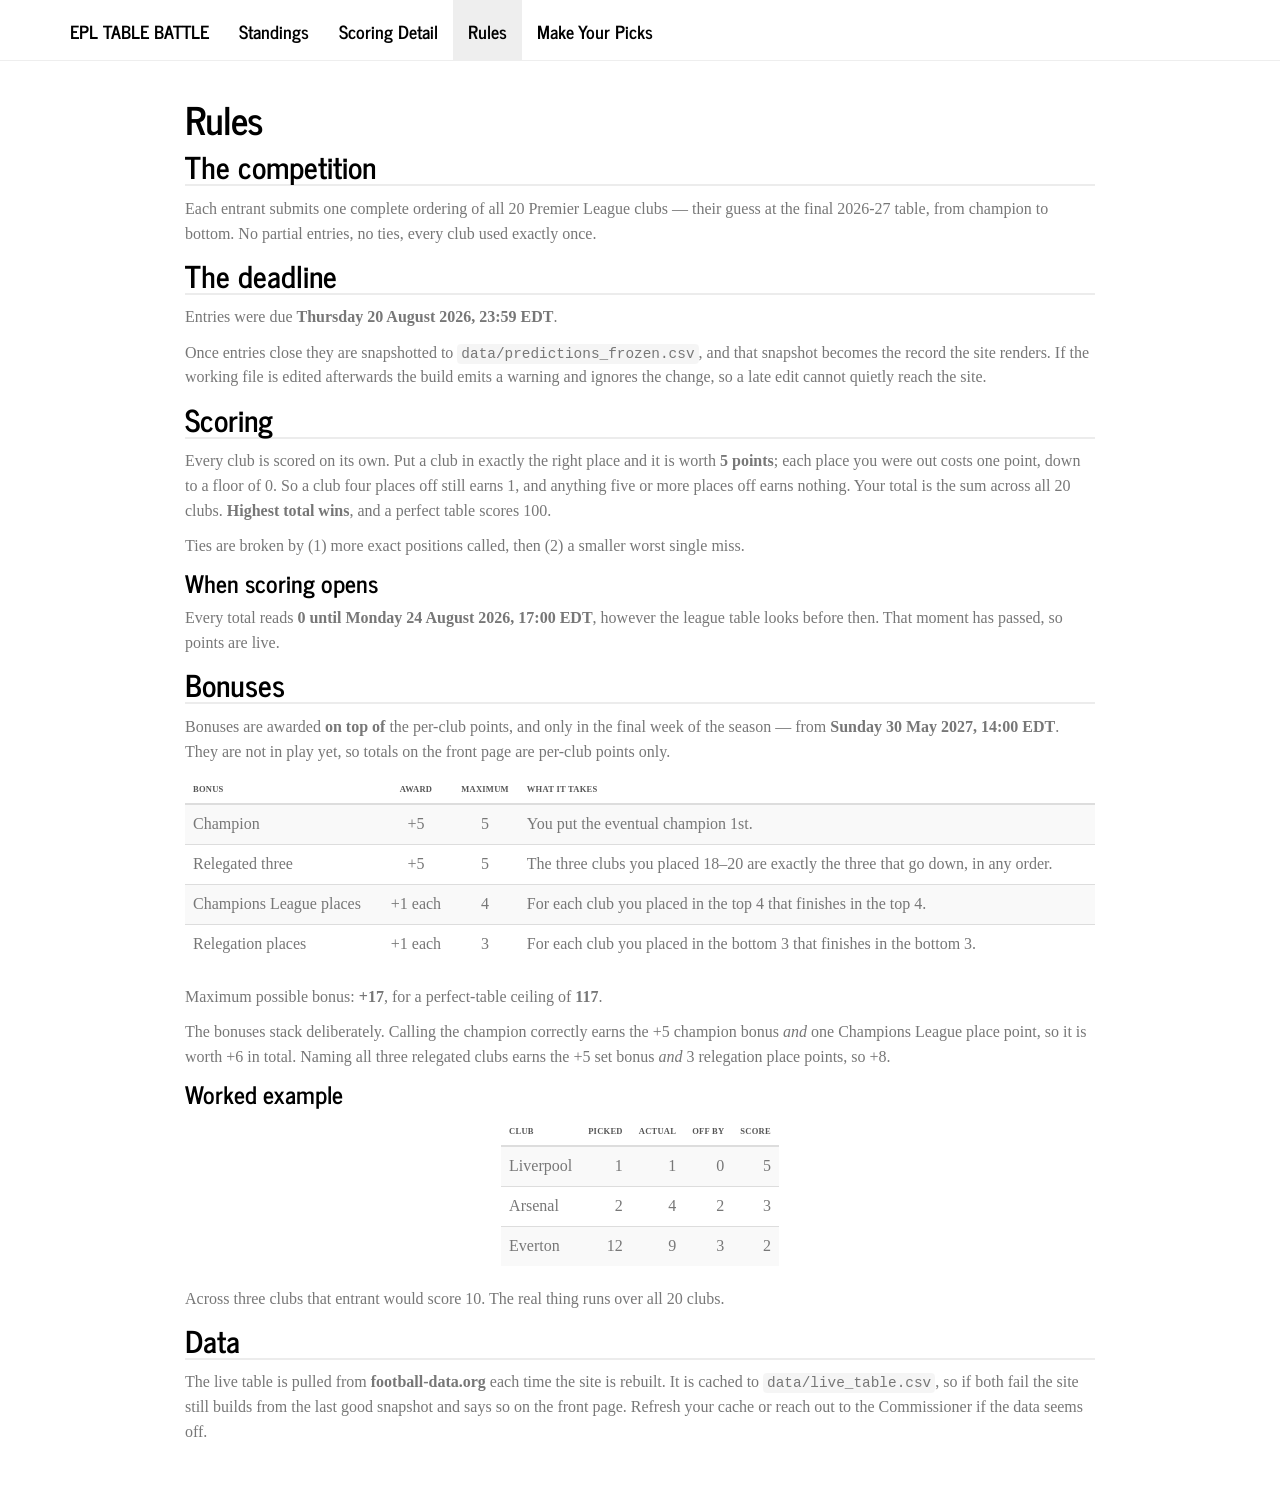
<file: docs/rules.html>
<!DOCTYPE html>

<html>

<head>

<meta charset="utf-8" />
<meta name="generator" content="pandoc" />
<meta http-equiv="X-UA-Compatible" content="IE=EDGE" />




<title>Rules</title>

<script src="site_libs/header-attrs-2.32/header-attrs.js"></script>
<script src="site_libs/jquery-3.6.0/jquery-3.6.0.min.js"></script>
<meta name="viewport" content="width=device-width, initial-scale=1" />
<link href="site_libs/bootstrap-3.3.5/css/journal.min.css" rel="stylesheet" />
<script src="site_libs/bootstrap-3.3.5/js/bootstrap.min.js"></script>
<script src="site_libs/bootstrap-3.3.5/shim/html5shiv.min.js"></script>
<script src="site_libs/bootstrap-3.3.5/shim/respond.min.js"></script>
<style>h1 {font-size: 34px;}
       h1.title {font-size: 38px;}
       h2 {font-size: 30px;}
       h3 {font-size: 24px;}
       h4 {font-size: 18px;}
       h5 {font-size: 16px;}
       h6 {font-size: 12px;}
       code {color: inherit; background-color: rgba(0, 0, 0, 0.04);}
       pre:not([class]) { background-color: white }</style>
<script src="site_libs/navigation-1.1/tabsets.js"></script>
<link href="site_libs/highlightjs-9.12.0/textmate.css" rel="stylesheet" />
<script src="site_libs/highlightjs-9.12.0/highlight.js"></script>
<script src="site_libs/kePrint-0.0.1/kePrint.js"></script>
<link href="site_libs/lightable-0.0.1/lightable.css" rel="stylesheet" />

<style type="text/css">
  code{white-space: pre-wrap;}
  span.smallcaps{font-variant: small-caps;}
  span.underline{text-decoration: underline;}
  div.column{display: inline-block; vertical-align: top; width: 50%;}
  div.hanging-indent{margin-left: 1.5em; text-indent: -1.5em;}
  ul.task-list{list-style: none;}
    </style>

<style type="text/css">code{white-space: pre;}</style>
<script type="text/javascript">
if (window.hljs) {
  hljs.configure({languages: []});
  hljs.initHighlightingOnLoad();
  if (document.readyState && document.readyState === "complete") {
    window.setTimeout(function() { hljs.initHighlighting(); }, 0);
  }
}
</script>






<link rel="stylesheet" href="css/style.css" type="text/css" />



<style type = "text/css">
.main-container {
  max-width: 940px;
  margin-left: auto;
  margin-right: auto;
}
img {
  max-width:100%;
}
.tabbed-pane {
  padding-top: 12px;
}
.html-widget {
  margin-bottom: 20px;
}
button.code-folding-btn:focus {
  outline: none;
}
summary {
  display: list-item;
}
details > summary > p:only-child {
  display: inline;
}
pre code {
  padding: 0;
}
</style>


<style type="text/css">
.dropdown-submenu {
  position: relative;
}
.dropdown-submenu>.dropdown-menu {
  top: 0;
  left: 100%;
  margin-top: -6px;
  margin-left: -1px;
  border-radius: 0 6px 6px 6px;
}
.dropdown-submenu:hover>.dropdown-menu {
  display: block;
}
.dropdown-submenu>a:after {
  display: block;
  content: " ";
  float: right;
  width: 0;
  height: 0;
  border-color: transparent;
  border-style: solid;
  border-width: 5px 0 5px 5px;
  border-left-color: #cccccc;
  margin-top: 5px;
  margin-right: -10px;
}
.dropdown-submenu:hover>a:after {
  border-left-color: #adb5bd;
}
.dropdown-submenu.pull-left {
  float: none;
}
.dropdown-submenu.pull-left>.dropdown-menu {
  left: -100%;
  margin-left: 10px;
  border-radius: 6px 0 6px 6px;
}
</style>

<script type="text/javascript">
// manage active state of menu based on current page
$(document).ready(function () {
  // active menu anchor
  href = window.location.pathname
  href = href.substr(href.lastIndexOf('/') + 1)
  if (href === "")
    href = "index.html";
  var menuAnchor = $('a[href="' + href + '"]');

  // mark the anchor link active (and if it's in a dropdown, also mark that active)
  var dropdown = menuAnchor.closest('li.dropdown');
  if (window.bootstrap) { // Bootstrap 4+
    menuAnchor.addClass('active');
    dropdown.find('> .dropdown-toggle').addClass('active');
  } else { // Bootstrap 3
    menuAnchor.parent().addClass('active');
    dropdown.addClass('active');
  }

  // Navbar adjustments
  var navHeight = $(".navbar").first().height() + 15;
  var style = document.createElement('style');
  var pt = "padding-top: " + navHeight + "px; ";
  var mt = "margin-top: -" + navHeight + "px; ";
  var css = "";
  // offset scroll position for anchor links (for fixed navbar)
  for (var i = 1; i <= 6; i++) {
    css += ".section h" + i + "{ " + pt + mt + "}\n";
  }
  style.innerHTML = "body {" + pt + "padding-bottom: 40px; }\n" + css;
  document.head.appendChild(style);
});
</script>

<!-- tabsets -->

<style type="text/css">
.tabset-dropdown > .nav-tabs {
  display: inline-table;
  max-height: 500px;
  min-height: 44px;
  overflow-y: auto;
  border: 1px solid #ddd;
  border-radius: 4px;
}

.tabset-dropdown > .nav-tabs > li.active:before, .tabset-dropdown > .nav-tabs.nav-tabs-open:before {
  content: "\e259";
  font-family: 'Glyphicons Halflings';
  display: inline-block;
  padding: 10px;
  border-right: 1px solid #ddd;
}

.tabset-dropdown > .nav-tabs.nav-tabs-open > li.active:before {
  content: "\e258";
  font-family: 'Glyphicons Halflings';
  border: none;
}

.tabset-dropdown > .nav-tabs > li.active {
  display: block;
}

.tabset-dropdown > .nav-tabs > li > a,
.tabset-dropdown > .nav-tabs > li > a:focus,
.tabset-dropdown > .nav-tabs > li > a:hover {
  border: none;
  display: inline-block;
  border-radius: 4px;
  background-color: transparent;
}

.tabset-dropdown > .nav-tabs.nav-tabs-open > li {
  display: block;
  float: none;
}

.tabset-dropdown > .nav-tabs > li {
  display: none;
}
</style>

<!-- code folding -->




</head>

<body>


<div class="container-fluid main-container">




<div class="navbar navbar-default  navbar-fixed-top" role="navigation">
  <div class="container">
    <div class="navbar-header">
      <button type="button" class="navbar-toggle collapsed" data-toggle="collapse" data-bs-toggle="collapse" data-target="#navbar" data-bs-target="#navbar">
        <span class="icon-bar"></span>
        <span class="icon-bar"></span>
        <span class="icon-bar"></span>
      </button>
      <a class="navbar-brand" href="index.html">EPL Table Battle</a>
    </div>
    <div id="navbar" class="navbar-collapse collapse">
      <ul class="nav navbar-nav">
        <li>
  <a href="index.html">Standings</a>
</li>
<li>
  <a href="predictions.html">Scoring Detail</a>
</li>
<li>
  <a href="rules.html">Rules</a>
</li>
<li>
  <a href="picks.html">Make Your Picks</a>
</li>
      </ul>
      <ul class="nav navbar-nav navbar-right">
        
      </ul>
    </div><!--/.nav-collapse -->
  </div><!--/.container -->
</div><!--/.navbar -->

<div id="header">



<h1 class="title toc-ignore">Rules</h1>

</div>


<div id="the-competition" class="section level2">
<h2>The competition</h2>
<p>Each entrant submits one complete ordering of all 20 Premier League
clubs — their guess at the final 2026-27 table, from champion to bottom.
No partial entries, no ties, every club used exactly once.</p>
</div>
<div id="the-deadline" class="section level2">
<h2>The deadline</h2>
<p>Entries were due <strong>Thursday 20 August 2026, 23:59
EDT</strong>.</p>
<p>Once entries close they are snapshotted to
<code>data/predictions_frozen.csv</code>, and that snapshot becomes the
record the site renders. If the working file is edited afterwards the
build emits a warning and ignores the change, so a late edit cannot
quietly reach the site.</p>
</div>
<div id="scoring" class="section level2">
<h2>Scoring</h2>
<p>Every club is scored on its own. Put a club in exactly the right
place and it is worth <strong>5 points</strong>; each place you were out
costs one point, down to a floor of 0. So a club four places off still
earns 1, and anything five or more places off earns nothing. Your total
is the sum across all 20 clubs. <strong>Highest total wins</strong>, and
a perfect table scores 100.</p>
<p>Ties are broken by (1) more exact positions called, then (2) a
smaller worst single miss.</p>
<div id="when-scoring-opens" class="section level3">
<h3>When scoring opens</h3>
<p>Every total reads <strong>0 until Monday 24 August 2026, 17:00
EDT</strong>, however the league table looks before then. That moment
has passed, so points are live.</p>
</div>
</div>
<div id="bonuses" class="section level2">
<h2>Bonuses</h2>
<p>Bonuses are awarded <strong>on top of</strong> the per-club points,
and only in the final week of the season — from <strong>Sunday 30 May
2027, 14:00 EDT</strong>. They are not in play yet, so totals on the
front page are per-club points only.</p>
<table class="table table-striped" style="margin-left: auto; margin-right: auto;">
<thead>
<tr>
<th style="text-align:left;">
Bonus
</th>
<th style="text-align:center;">
Award
</th>
<th style="text-align:center;">
Maximum
</th>
<th style="text-align:left;">
What it takes
</th>
</tr>
</thead>
<tbody>
<tr>
<td style="text-align:left;">
Champion
</td>
<td style="text-align:center;">
+5
</td>
<td style="text-align:center;">
5
</td>
<td style="text-align:left;">
You put the eventual champion 1st.
</td>
</tr>
<tr>
<td style="text-align:left;">
Relegated three
</td>
<td style="text-align:center;">
+5
</td>
<td style="text-align:center;">
5
</td>
<td style="text-align:left;">
The three clubs you placed 18–20 are exactly the three that go down, in
any order.
</td>
</tr>
<tr>
<td style="text-align:left;">
Champions League places
</td>
<td style="text-align:center;">
+1 each
</td>
<td style="text-align:center;">
4
</td>
<td style="text-align:left;">
For each club you placed in the top 4 that finishes in the top 4.
</td>
</tr>
<tr>
<td style="text-align:left;">
Relegation places
</td>
<td style="text-align:center;">
+1 each
</td>
<td style="text-align:center;">
3
</td>
<td style="text-align:left;">
For each club you placed in the bottom 3 that finishes in the bottom 3.
</td>
</tr>
</tbody>
</table>
<p>Maximum possible bonus: <strong>+17</strong>, for a perfect-table
ceiling of <strong>117</strong>.</p>
<p>The bonuses stack deliberately. Calling the champion correctly earns
the +5 champion bonus <em>and</em> one Champions League place point, so
it is worth +6 in total. Naming all three relegated clubs earns the +5
set bonus <em>and</em> 3 relegation place points, so +8.</p>
<div id="worked-example" class="section level3">
<h3>Worked example</h3>
<table class="table table-striped" style="width: auto !important; margin-left: auto; margin-right: auto;">
<thead>
<tr>
<th style="text-align:left;">
Club
</th>
<th style="text-align:right;">
Picked
</th>
<th style="text-align:right;">
Actual
</th>
<th style="text-align:right;">
Off by
</th>
<th style="text-align:right;">
Score
</th>
</tr>
</thead>
<tbody>
<tr>
<td style="text-align:left;">
Liverpool
</td>
<td style="text-align:right;">
1
</td>
<td style="text-align:right;">
1
</td>
<td style="text-align:right;">
0
</td>
<td style="text-align:right;">
5
</td>
</tr>
<tr>
<td style="text-align:left;">
Arsenal
</td>
<td style="text-align:right;">
2
</td>
<td style="text-align:right;">
4
</td>
<td style="text-align:right;">
2
</td>
<td style="text-align:right;">
3
</td>
</tr>
<tr>
<td style="text-align:left;">
Everton
</td>
<td style="text-align:right;">
12
</td>
<td style="text-align:right;">
9
</td>
<td style="text-align:right;">
3
</td>
<td style="text-align:right;">
2
</td>
</tr>
</tbody>
</table>
<p>Across three clubs that entrant would score 10. The real thing runs
over all 20 clubs.</p>
</div>
</div>
<div id="data" class="section level2">
<h2>Data</h2>
<p>The live table is pulled from <strong>football-data.org</strong> each
time the site is rebuilt. It is cached to
<code>data/live_table.csv</code>, so if both fail the site still builds
from the last good snapshot and says so on the front page. Refresh your
cache or reach out to the Commissioner if the data seems off.</p>
</div>




</div>

<script>

// add bootstrap table styles to pandoc tables
function bootstrapStylePandocTables() {
  $('tr.odd').parent('tbody').parent('table').addClass('table table-condensed');
}
$(document).ready(function () {
  bootstrapStylePandocTables();
});


</script>

<!-- tabsets -->

<script>
$(document).ready(function () {
  window.buildTabsets("TOC");
});

$(document).ready(function () {
  $('.tabset-dropdown > .nav-tabs > li').click(function () {
    $(this).parent().toggleClass('nav-tabs-open');
  });
});
</script>

<!-- code folding -->


<!-- dynamically load mathjax for compatibility with self-contained -->
<script>
  (function () {
    var script = document.createElement("script");
    script.type = "text/javascript";
    script.src  = "https://mathjax.rstudio.com/latest/MathJax.js?config=TeX-AMS-MML_HTMLorMML";
    document.getElementsByTagName("head")[0].appendChild(script);
  })();
</script>

</body>
</html>
</file>
<file: docs/site_libs/highlightjs-9.12.0/textmate.css>
.hljs-literal {
  color: rgb(88, 72, 246);
}

.hljs-number {
  color: rgb(0, 0, 205);
}

.hljs-comment {
  color: rgb(76, 136, 107);
}

.hljs-keyword {
  color: rgb(0, 0, 255);
}

.hljs-string {
  color: rgb(3, 106, 7);
}
</file>
<file: docs/site_libs/lightable-0.0.1/lightable.css>
/*!
 * lightable v0.0.1
 * Copyright 2020 Hao Zhu
 * Licensed under MIT (https://github.com/haozhu233/kableExtra/blob/master/LICENSE)
 */

.lightable-minimal {
  border-collapse: separate;
  border-spacing: 16px 1px;
  width: 100%;
  margin-bottom: 10px;
}

.lightable-minimal td {
  margin-left: 5px;
  margin-right: 5px;
}

.lightable-minimal th {
  margin-left: 5px;
  margin-right: 5px;
}

.lightable-minimal thead tr:last-child th {
  border-bottom: 2px solid #00000050;
  empty-cells: hide;

}

.lightable-minimal tbody tr:first-child td {
  padding-top: 0.5em;
}

.lightable-minimal.lightable-hover tbody tr:hover {
  background-color: #f5f5f5;
}

.lightable-minimal.lightable-striped tbody tr:nth-child(even) {
  background-color: #f5f5f5;
}

.lightable-classic {
  border-top: 0.16em solid #111111;
  border-bottom: 0.16em solid #111111;
  width: 100%;
  margin-bottom: 10px;
  margin: 10px 5px;
}

.lightable-classic tfoot tr td {
  border: 0;
}

.lightable-classic tfoot tr:first-child td {
  border-top: 0.14em solid #111111;
}

.lightable-classic caption {
  color: #222222;
}

.lightable-classic td {
  padding-left: 5px;
  padding-right: 5px;
  color: #222222;
}

.lightable-classic th {
  padding-left: 5px;
  padding-right: 5px;
  font-weight: normal;
  color: #222222;
}

.lightable-classic thead tr:last-child th {
  border-bottom: 0.10em solid #111111;
}

.lightable-classic.lightable-hover tbody tr:hover {
  background-color: #F9EEC1;
}

.lightable-classic.lightable-striped tbody tr:nth-child(even) {
  background-color: #f5f5f5;
}

.lightable-classic-2 {
  border-top: 3px double #111111;
  border-bottom: 3px double #111111;
  width: 100%;
  margin-bottom: 10px;
}

.lightable-classic-2 tfoot tr td {
  border: 0;
}

.lightable-classic-2 tfoot tr:first-child td {
  border-top: 3px double #111111;
}

.lightable-classic-2 caption {
  color: #222222;
}

.lightable-classic-2 td {
  padding-left: 5px;
  padding-right: 5px;
  color: #222222;
}

.lightable-classic-2 th {
  padding-left: 5px;
  padding-right: 5px;
  font-weight: normal;
  color: #222222;
}

.lightable-classic-2 tbody tr:last-child td {
  border-bottom: 3px double #111111;
}

.lightable-classic-2 thead tr:last-child th {
  border-bottom: 1px solid #111111;
}

.lightable-classic-2.lightable-hover tbody tr:hover {
  background-color: #F9EEC1;
}

.lightable-classic-2.lightable-striped tbody tr:nth-child(even) {
  background-color: #f5f5f5;
}

.lightable-material {
  min-width: 100%;
  white-space: nowrap;
  table-layout: fixed;
  font-family: Roboto, sans-serif;
  border: 1px solid #EEE;
  border-collapse: collapse;
  margin-bottom: 10px;
}

.lightable-material tfoot tr td {
  border: 0;
}

.lightable-material tfoot tr:first-child td {
  border-top: 1px solid #EEE;
}

.lightable-material th {
  height: 56px;
  padding-left: 16px;
  padding-right: 16px;
}

.lightable-material td {
  height: 52px;
  padding-left: 16px;
  padding-right: 16px;
  border-top: 1px solid #eeeeee;
}

.lightable-material.lightable-hover tbody tr:hover {
  background-color: #f5f5f5;
}

.lightable-material.lightable-striped tbody tr:nth-child(even) {
  background-color: #f5f5f5;
}

.lightable-material.lightable-striped tbody td {
  border: 0;
}

.lightable-material.lightable-striped thead tr:last-child th {
  border-bottom: 1px solid #ddd;
}

.lightable-material-dark {
  min-width: 100%;
  white-space: nowrap;
  table-layout: fixed;
  font-family: Roboto, sans-serif;
  border: 1px solid #FFFFFF12;
  border-collapse: collapse;
  margin-bottom: 10px;
  background-color: #363640;
}

.lightable-material-dark tfoot tr td {
  border: 0;
}

.lightable-material-dark tfoot tr:first-child td {
  border-top: 1px solid #FFFFFF12;
}

.lightable-material-dark th {
  height: 56px;
  padding-left: 16px;
  padding-right: 16px;
  color: #FFFFFF60;
}

.lightable-material-dark td {
  height: 52px;
  padding-left: 16px;
  padding-right: 16px;
  color: #FFFFFF;
  border-top: 1px solid #FFFFFF12;
}

.lightable-material-dark.lightable-hover tbody tr:hover {
  background-color: #FFFFFF12;
}

.lightable-material-dark.lightable-striped tbody tr:nth-child(even) {
  background-color: #FFFFFF12;
}

.lightable-material-dark.lightable-striped tbody td {
  border: 0;
}

.lightable-material-dark.lightable-striped thead tr:last-child th {
  border-bottom: 1px solid #FFFFFF12;
}

.lightable-paper {
  width: 100%;
  margin-bottom: 10px;
  color: #444;
}

.lightable-paper tfoot tr td {
  border: 0;
}

.lightable-paper tfoot tr:first-child td {
  border-top: 1px solid #00000020;
}

.lightable-paper thead tr:last-child th {
  color: #666;
  vertical-align: bottom;
  border-bottom: 1px solid #00000020;
  line-height: 1.15em;
  padding: 10px 5px;
}

.lightable-paper td {
  vertical-align: middle;
  border-bottom: 1px solid #00000010;
  line-height: 1.15em;
  padding: 7px 5px;
}

.lightable-paper.lightable-hover tbody tr:hover {
  background-color: #F9EEC1;
}

.lightable-paper.lightable-striped tbody tr:nth-child(even) {
  background-color: #00000008;
}

.lightable-paper.lightable-striped tbody td {
  border: 0;
}
</file>
<file: docs/css/style.css>
/* EPL Table Battle -------------------------------------------------------- */

body {
  font-size: 16px;
  line-height: 1.55;
}

.main-container {
  max-width: 980px;
}

h1.title {
  font-weight: 700;
  letter-spacing: -0.02em;
}

h2 {
  margin-top: 2rem;
  border-bottom: 2px solid #ececec;
  padding-bottom: 0.3rem;
}

h3 {
  margin-top: 2rem;
  font-weight: 700;
}

/* Lock banner ------------------------------------------------------------- */
.banner {
  padding: 0.75rem 1rem;
  border-radius: 6px;
  margin: 1rem 0 1.5rem;
  border-left: 5px solid;
  font-size: 0.95rem;
}
.banner-open {
  background: #fff8e1;
  border-color: #c8a415;
}
.banner-locked {
  background: #eef3f8;
  border-color: #3f6fa8;
}

/* Small grey explanatory text --------------------------------------------- */
.note {
  color: #6b6b6b;
  font-size: 0.86rem;
  margin-top: 0.5rem;
}

/* Per-entrant summary pills ----------------------------------------------- */
.playercard {
  margin: 0.5rem 0 1rem;
}
.pill {
  display: inline-block;
  background: #f1f3f5;
  border: 1px solid #e0e3e6;
  border-radius: 999px;
  padding: 0.15rem 0.7rem;
  margin: 0.15rem 0.3rem 0.15rem 0;
  font-size: 0.82rem;
  font-variant-numeric: tabular-nums;
}
.pill-quiet {
  background: transparent;
  color: #777;
  border-style: dashed;
}

/* Tables ------------------------------------------------------------------ */
table {
  font-variant-numeric: tabular-nums;
}
table th {
  font-size: 0.85rem;
  text-transform: uppercase;
  letter-spacing: 0.03em;
  color: #555;
}
caption {
  caption-side: top;
  font-size: 0.85rem;
  color: #6b6b6b;
}

/* Picker page ------------------------------------------------------------- */
.picker-row {
  margin: 1rem 0;
}
.picker-row input[type="text"] {
  display: block;
  width: 100%;
  max-width: 24rem;
  padding: 0.5rem 0.7rem;
  font-size: 1rem;
  border: 1px solid #c9ced3;
  border-radius: 5px;
}

.picker-actions {
  margin: 1rem 0 0.75rem;
  display: flex;
  flex-wrap: wrap;
  gap: 0.4rem;
  align-items: center;
}

.btn-secondary, .btn-primary {
  border-radius: 5px;
  padding: 0.4rem 0.9rem;
  font-size: 0.88rem;
  cursor: pointer;
  border: 1px solid #c9ced3;
  background: #f5f6f7;
  color: #333;
}
.btn-primary {
  background: #2d6a4f;
  border-color: #2d6a4f;
  color: #fff;
  font-size: 1rem;
  padding: 0.55rem 1.3rem;
}
.btn-secondary:hover { background: #e9ebed; }
.btn-primary:hover   { background: #245741; }
.btn-secondary:disabled, .btn-primary:disabled {
  opacity: 0.45;
  cursor: not-allowed;
}

.picker-status {
  font-size: 0.82rem;
  color: #6b6b6b;
  margin-left: 0.3rem;
}

.club-list {
  list-style: none;
  margin: 0;
  padding: 0;
  max-width: 32rem;
}
.club-item {
  display: flex;
  align-items: center;
  gap: 0.6rem;
  padding: 0.5rem 0.7rem;
  margin-bottom: 0.3rem;
  background: #fff;
  border: 1px solid #e2e5e8;
  border-radius: 6px;
  cursor: grab;
  user-select: none;
}
.club-item:hover  { border-color: #b9c0c7; background: #fbfcfc; }
.club-item.dragging {
  opacity: 0.55;
  border-style: dashed;
  border-color: #2d6a4f;
}
.club-pos {
  min-width: 1.9rem;
  text-align: right;
  font-variant-numeric: tabular-nums;
  color: #8a9099;
  font-size: 0.9rem;
}
.club-grip  { color: #c2c7cd; cursor: grab; }
.club-name  { flex: 1; font-weight: 600; }
.club-nudge { display: flex; gap: 0.2rem; }
.nudge {
  border: 1px solid #dde1e4;
  background: #f7f8f9;
  border-radius: 4px;
  width: 2rem;
  height: 1.9rem;
  line-height: 1;
  font-size: 0.7rem;
  color: #55606a;
  cursor: pointer;
}
.nudge:hover:not(:disabled) { background: #e7eaed; }
.nudge:disabled { opacity: 0.3; cursor: default; }

.picker-submit { margin: 1.5rem 0; }
#code-out {
  display: block;
  width: 100%;
  max-width: 40rem;
  margin-top: 0.7rem;
  padding: 0.6rem;
  font-family: ui-monospace, SFMono-Regular, Menlo, monospace;
  font-size: 0.8rem;
  border: 1px solid #d8dcdf;
  border-radius: 5px;
  background: #fafbfb;
  resize: vertical;
}

#picker.is-locked .club-item {
  cursor: default;
  background: #f6f7f8;
  color: #7b828a;
}
#picker.is-locked .club-grip { display: none; }

@media (max-width: 700px) {
  body { font-size: 15px; }
  .main-container { padding: 0 0.75rem; }
  .club-item { padding: 0.55rem 0.5rem; }
  .nudge { width: 2.4rem; height: 2.3rem; }  /* thumb-sized on phones */
}

/* Shown on the picker once entries have closed: the controls still work, but
   a code generated now is a demonstration rather than an entry. */
.demo-note {
  background: #eef3f8;
  border-left: 5px solid #3f6fa8;
  border-radius: 6px;
  padding: 0.7rem 1rem;
  margin: 1rem 0;
  color: #33475e;
  font-size: 0.9rem;
}
</file>
<file: docs/site_libs/bootstrap-3.3.5/css/journal.min.css>
@font-face {
  font-family: 'News Cycle';
  font-style: normal;
  font-weight: 400;
  src: url(fonts/NewsCycle.ttf) format('truetype');
}
@font-face {
  font-family: 'News Cycle';
  font-style: normal;
  font-weight: 700;
  src: url(fonts/NewsCycleBold.ttf) format('truetype');
}

/*!
 * bootswatch v3.3.6
 * Homepage: http://bootswatch.com
 * Copyright 2012-2015 Thomas Park
 * Licensed under MIT
 * Based on Bootstrap
*//*!
 * Bootstrap v3.3.6 (http://getbootstrap.com)
 * Copyright 2011-2015 Twitter, Inc.
 * Licensed under MIT (https://github.com/twbs/bootstrap/blob/master/LICENSE)
 *//*! normalize.css v3.0.3 | MIT License | github.com/necolas/normalize.css */html{font-family:sans-serif;-ms-text-size-adjust:100%;-webkit-text-size-adjust:100%}body{margin:0}article,aside,details,figcaption,figure,footer,header,hgroup,main,menu,nav,section,summary{display:block}audio,canvas,progress,video{display:inline-block;vertical-align:baseline}audio:not([controls]){display:none;height:0}[hidden],template{display:none}a{background-color:transparent}a:active,a:hover{outline:0}abbr[title]{border-bottom:1px dotted}b,strong{font-weight:bold}dfn{font-style:italic}h1{font-size:2em;margin:0.67em 0}mark{background:#ff0;color:#000}small{font-size:80%}sub,sup{font-size:75%;line-height:0;position:relative;vertical-align:baseline}sup{top:-0.5em}sub{bottom:-0.25em}img{border:0}svg:not(:root){overflow:hidden}figure{margin:1em 40px}hr{-webkit-box-sizing:content-box;-moz-box-sizing:content-box;box-sizing:content-box;height:0}pre{overflow:auto}code,kbd,pre,samp{font-family:monospace, monospace;font-size:1em}button,input,optgroup,select,textarea{color:inherit;font:inherit;margin:0}button{overflow:visible}button,select{text-transform:none}button,html input[type="button"],input[type="reset"],input[type="submit"]{-webkit-appearance:button;cursor:pointer}button[disabled],html input[disabled]{cursor:default}button::-moz-focus-inner,input::-moz-focus-inner{border:0;padding:0}input{line-height:normal}input[type="checkbox"],input[type="radio"]{-webkit-box-sizing:border-box;-moz-box-sizing:border-box;box-sizing:border-box;padding:0}input[type="number"]::-webkit-inner-spin-button,input[type="number"]::-webkit-outer-spin-button{height:auto}input[type="search"]{-webkit-appearance:textfield;-webkit-box-sizing:content-box;-moz-box-sizing:content-box;box-sizing:content-box}input[type="search"]::-webkit-search-cancel-button,input[type="search"]::-webkit-search-decoration{-webkit-appearance:none}fieldset{border:1px solid #c0c0c0;margin:0 2px;padding:0.35em 0.625em 0.75em}legend{border:0;padding:0}textarea{overflow:auto}optgroup{font-weight:bold}table{border-collapse:collapse;border-spacing:0}td,th{padding:0}/*! Source: https://github.com/h5bp/html5-boilerplate/blob/master/src/css/main.css */@media print{*,*:before,*:after{background:transparent !important;color:#000 !important;-webkit-box-shadow:none !important;box-shadow:none !important;text-shadow:none !important}a,a:visited{text-decoration:underline}a[href]:after{content:" (" attr(href) ")"}abbr[title]:after{content:" (" attr(title) ")"}a[href^="#"]:after,a[href^="javascript:"]:after{content:""}pre,blockquote{border:1px solid #999;page-break-inside:avoid}thead{display:table-header-group}tr,img{page-break-inside:avoid}img{max-width:100% !important}p,h2,h3{orphans:3;widows:3}h2,h3{page-break-after:avoid}.navbar{display:none}.btn>.caret,.dropup>.btn>.caret{border-top-color:#000 !important}.label{border:1px solid #000}.table{border-collapse:collapse !important}.table td,.table th{background-color:#fff !important}.table-bordered th,.table-bordered td{border:1px solid #ddd !important}}@font-face{font-family:'Glyphicons Halflings';src:url('../fonts/glyphicons-halflings-regular.eot');src:url('../fonts/glyphicons-halflings-regular.eot?#iefix') format('embedded-opentype'),url('../fonts/glyphicons-halflings-regular.woff') format('woff'),url('../fonts/glyphicons-halflings-regular.ttf') format('truetype'),url('../fonts/glyphicons-halflings-regular.svg#glyphicons_halflingsregular') format('svg')}.glyphicon{position:relative;top:1px;display:inline-block;font-family:'Glyphicons Halflings';font-style:normal;font-weight:normal;line-height:1;-webkit-font-smoothing:antialiased;-moz-osx-font-smoothing:grayscale}.glyphicon-asterisk:before{content:"\002a"}.glyphicon-plus:before{content:"\002b"}.glyphicon-euro:before,.glyphicon-eur:before{content:"\20ac"}.glyphicon-minus:before{content:"\2212"}.glyphicon-cloud:before{content:"\2601"}.glyphicon-envelope:before{content:"\2709"}.glyphicon-pencil:before{content:"\270f"}.glyphicon-glass:before{content:"\e001"}.glyphicon-music:before{content:"\e002"}.glyphicon-search:before{content:"\e003"}.glyphicon-heart:before{content:"\e005"}.glyphicon-star:before{content:"\e006"}.glyphicon-star-empty:before{content:"\e007"}.glyphicon-user:before{content:"\e008"}.glyphicon-film:before{content:"\e009"}.glyphicon-th-large:before{content:"\e010"}.glyphicon-th:before{content:"\e011"}.glyphicon-th-list:before{content:"\e012"}.glyphicon-ok:before{content:"\e013"}.glyphicon-remove:before{content:"\e014"}.glyphicon-zoom-in:before{content:"\e015"}.glyphicon-zoom-out:before{content:"\e016"}.glyphicon-off:before{content:"\e017"}.glyphicon-signal:before{content:"\e018"}.glyphicon-cog:before{content:"\e019"}.glyphicon-trash:before{content:"\e020"}.glyphicon-home:before{content:"\e021"}.glyphicon-file:before{content:"\e022"}.glyphicon-time:before{content:"\e023"}.glyphicon-road:before{content:"\e024"}.glyphicon-download-alt:before{content:"\e025"}.glyphicon-download:before{content:"\e026"}.glyphicon-upload:before{content:"\e027"}.glyphicon-inbox:before{content:"\e028"}.glyphicon-play-circle:before{content:"\e029"}.glyphicon-repeat:before{content:"\e030"}.glyphicon-refresh:before{content:"\e031"}.glyphicon-list-alt:before{content:"\e032"}.glyphicon-lock:before{content:"\e033"}.glyphicon-flag:before{content:"\e034"}.glyphicon-headphones:before{content:"\e035"}.glyphicon-volume-off:before{content:"\e036"}.glyphicon-volume-down:before{content:"\e037"}.glyphicon-volume-up:before{content:"\e038"}.glyphicon-qrcode:before{content:"\e039"}.glyphicon-barcode:before{content:"\e040"}.glyphicon-tag:before{content:"\e041"}.glyphicon-tags:before{content:"\e042"}.glyphicon-book:before{content:"\e043"}.glyphicon-bookmark:before{content:"\e044"}.glyphicon-print:before{content:"\e045"}.glyphicon-camera:before{content:"\e046"}.glyphicon-font:before{content:"\e047"}.glyphicon-bold:before{content:"\e048"}.glyphicon-italic:before{content:"\e049"}.glyphicon-text-height:before{content:"\e050"}.glyphicon-text-width:before{content:"\e051"}.glyphicon-align-left:before{content:"\e052"}.glyphicon-align-center:before{content:"\e053"}.glyphicon-align-right:before{content:"\e054"}.glyphicon-align-justify:before{content:"\e055"}.glyphicon-list:before{content:"\e056"}.glyphicon-indent-left:before{content:"\e057"}.glyphicon-indent-right:before{content:"\e058"}.glyphicon-facetime-video:before{content:"\e059"}.glyphicon-picture:before{content:"\e060"}.glyphicon-map-marker:before{content:"\e062"}.glyphicon-adjust:before{content:"\e063"}.glyphicon-tint:before{content:"\e064"}.glyphicon-edit:before{content:"\e065"}.glyphicon-share:before{content:"\e066"}.glyphicon-check:before{content:"\e067"}.glyphicon-move:before{content:"\e068"}.glyphicon-step-backward:before{content:"\e069"}.glyphicon-fast-backward:before{content:"\e070"}.glyphicon-backward:before{content:"\e071"}.glyphicon-play:before{content:"\e072"}.glyphicon-pause:before{content:"\e073"}.glyphicon-stop:before{content:"\e074"}.glyphicon-forward:before{content:"\e075"}.glyphicon-fast-forward:before{content:"\e076"}.glyphicon-step-forward:before{content:"\e077"}.glyphicon-eject:before{content:"\e078"}.glyphicon-chevron-left:before{content:"\e079"}.glyphicon-chevron-right:before{content:"\e080"}.glyphicon-plus-sign:before{content:"\e081"}.glyphicon-minus-sign:before{content:"\e082"}.glyphicon-remove-sign:before{content:"\e083"}.glyphicon-ok-sign:before{content:"\e084"}.glyphicon-question-sign:before{content:"\e085"}.glyphicon-info-sign:before{content:"\e086"}.glyphicon-screenshot:before{content:"\e087"}.glyphicon-remove-circle:before{content:"\e088"}.glyphicon-ok-circle:before{content:"\e089"}.glyphicon-ban-circle:before{content:"\e090"}.glyphicon-arrow-left:before{content:"\e091"}.glyphicon-arrow-right:before{content:"\e092"}.glyphicon-arrow-up:before{content:"\e093"}.glyphicon-arrow-down:before{content:"\e094"}.glyphicon-share-alt:before{content:"\e095"}.glyphicon-resize-full:before{content:"\e096"}.glyphicon-resize-small:before{content:"\e097"}.glyphicon-exclamation-sign:before{content:"\e101"}.glyphicon-gift:before{content:"\e102"}.glyphicon-leaf:before{content:"\e103"}.glyphicon-fire:before{content:"\e104"}.glyphicon-eye-open:before{content:"\e105"}.glyphicon-eye-close:before{content:"\e106"}.glyphicon-warning-sign:before{content:"\e107"}.glyphicon-plane:before{content:"\e108"}.glyphicon-calendar:before{content:"\e109"}.glyphicon-random:before{content:"\e110"}.glyphicon-comment:before{content:"\e111"}.glyphicon-magnet:before{content:"\e112"}.glyphicon-chevron-up:before{content:"\e113"}.glyphicon-chevron-down:before{content:"\e114"}.glyphicon-retweet:before{content:"\e115"}.glyphicon-shopping-cart:before{content:"\e116"}.glyphicon-folder-close:before{content:"\e117"}.glyphicon-folder-open:before{content:"\e118"}.glyphicon-resize-vertical:before{content:"\e119"}.glyphicon-resize-horizontal:before{content:"\e120"}.glyphicon-hdd:before{content:"\e121"}.glyphicon-bullhorn:before{content:"\e122"}.glyphicon-bell:before{content:"\e123"}.glyphicon-certificate:before{content:"\e124"}.glyphicon-thumbs-up:before{content:"\e125"}.glyphicon-thumbs-down:before{content:"\e126"}.glyphicon-hand-right:before{content:"\e127"}.glyphicon-hand-left:before{content:"\e128"}.glyphicon-hand-up:before{content:"\e129"}.glyphicon-hand-down:before{content:"\e130"}.glyphicon-circle-arrow-right:before{content:"\e131"}.glyphicon-circle-arrow-left:before{content:"\e132"}.glyphicon-circle-arrow-up:before{content:"\e133"}.glyphicon-circle-arrow-down:before{content:"\e134"}.glyphicon-globe:before{content:"\e135"}.glyphicon-wrench:before{content:"\e136"}.glyphicon-tasks:before{content:"\e137"}.glyphicon-filter:before{content:"\e138"}.glyphicon-briefcase:before{content:"\e139"}.glyphicon-fullscreen:before{content:"\e140"}.glyphicon-dashboard:before{content:"\e141"}.glyphicon-paperclip:before{content:"\e142"}.glyphicon-heart-empty:before{content:"\e143"}.glyphicon-link:before{content:"\e144"}.glyphicon-phone:before{content:"\e145"}.glyphicon-pushpin:before{content:"\e146"}.glyphicon-usd:before{content:"\e148"}.glyphicon-gbp:before{content:"\e149"}.glyphicon-sort:before{content:"\e150"}.glyphicon-sort-by-alphabet:before{content:"\e151"}.glyphicon-sort-by-alphabet-alt:before{content:"\e152"}.glyphicon-sort-by-order:before{content:"\e153"}.glyphicon-sort-by-order-alt:before{content:"\e154"}.glyphicon-sort-by-attributes:before{content:"\e155"}.glyphicon-sort-by-attributes-alt:before{content:"\e156"}.glyphicon-unchecked:before{content:"\e157"}.glyphicon-expand:before{content:"\e158"}.glyphicon-collapse-down:before{content:"\e159"}.glyphicon-collapse-up:before{content:"\e160"}.glyphicon-log-in:before{content:"\e161"}.glyphicon-flash:before{content:"\e162"}.glyphicon-log-out:before{content:"\e163"}.glyphicon-new-window:before{content:"\e164"}.glyphicon-record:before{content:"\e165"}.glyphicon-save:before{content:"\e166"}.glyphicon-open:before{content:"\e167"}.glyphicon-saved:before{content:"\e168"}.glyphicon-import:before{content:"\e169"}.glyphicon-export:before{content:"\e170"}.glyphicon-send:before{content:"\e171"}.glyphicon-floppy-disk:before{content:"\e172"}.glyphicon-floppy-saved:before{content:"\e173"}.glyphicon-floppy-remove:before{content:"\e174"}.glyphicon-floppy-save:before{content:"\e175"}.glyphicon-floppy-open:before{content:"\e176"}.glyphicon-credit-card:before{content:"\e177"}.glyphicon-transfer:before{content:"\e178"}.glyphicon-cutlery:before{content:"\e179"}.glyphicon-header:before{content:"\e180"}.glyphicon-compressed:before{content:"\e181"}.glyphicon-earphone:before{content:"\e182"}.glyphicon-phone-alt:before{content:"\e183"}.glyphicon-tower:before{content:"\e184"}.glyphicon-stats:before{content:"\e185"}.glyphicon-sd-video:before{content:"\e186"}.glyphicon-hd-video:before{content:"\e187"}.glyphicon-subtitles:before{content:"\e188"}.glyphicon-sound-stereo:before{content:"\e189"}.glyphicon-sound-dolby:before{content:"\e190"}.glyphicon-sound-5-1:before{content:"\e191"}.glyphicon-sound-6-1:before{content:"\e192"}.glyphicon-sound-7-1:before{content:"\e193"}.glyphicon-copyright-mark:before{content:"\e194"}.glyphicon-registration-mark:before{content:"\e195"}.glyphicon-cloud-download:before{content:"\e197"}.glyphicon-cloud-upload:before{content:"\e198"}.glyphicon-tree-conifer:before{content:"\e199"}.glyphicon-tree-deciduous:before{content:"\e200"}.glyphicon-cd:before{content:"\e201"}.glyphicon-save-file:before{content:"\e202"}.glyphicon-open-file:before{content:"\e203"}.glyphicon-level-up:before{content:"\e204"}.glyphicon-copy:before{content:"\e205"}.glyphicon-paste:before{content:"\e206"}.glyphicon-alert:before{content:"\e209"}.glyphicon-equalizer:before{content:"\e210"}.glyphicon-king:before{content:"\e211"}.glyphicon-queen:before{content:"\e212"}.glyphicon-pawn:before{content:"\e213"}.glyphicon-bishop:before{content:"\e214"}.glyphicon-knight:before{content:"\e215"}.glyphicon-baby-formula:before{content:"\e216"}.glyphicon-tent:before{content:"\26fa"}.glyphicon-blackboard:before{content:"\e218"}.glyphicon-bed:before{content:"\e219"}.glyphicon-apple:before{content:"\f8ff"}.glyphicon-erase:before{content:"\e221"}.glyphicon-hourglass:before{content:"\231b"}.glyphicon-lamp:before{content:"\e223"}.glyphicon-duplicate:before{content:"\e224"}.glyphicon-piggy-bank:before{content:"\e225"}.glyphicon-scissors:before{content:"\e226"}.glyphicon-bitcoin:before{content:"\e227"}.glyphicon-btc:before{content:"\e227"}.glyphicon-xbt:before{content:"\e227"}.glyphicon-yen:before{content:"\00a5"}.glyphicon-jpy:before{content:"\00a5"}.glyphicon-ruble:before{content:"\20bd"}.glyphicon-rub:before{content:"\20bd"}.glyphicon-scale:before{content:"\e230"}.glyphicon-ice-lolly:before{content:"\e231"}.glyphicon-ice-lolly-tasted:before{content:"\e232"}.glyphicon-education:before{content:"\e233"}.glyphicon-option-horizontal:before{content:"\e234"}.glyphicon-option-vertical:before{content:"\e235"}.glyphicon-menu-hamburger:before{content:"\e236"}.glyphicon-modal-window:before{content:"\e237"}.glyphicon-oil:before{content:"\e238"}.glyphicon-grain:before{content:"\e239"}.glyphicon-sunglasses:before{content:"\e240"}.glyphicon-text-size:before{content:"\e241"}.glyphicon-text-color:before{content:"\e242"}.glyphicon-text-background:before{content:"\e243"}.glyphicon-object-align-top:before{content:"\e244"}.glyphicon-object-align-bottom:before{content:"\e245"}.glyphicon-object-align-horizontal:before{content:"\e246"}.glyphicon-object-align-left:before{content:"\e247"}.glyphicon-object-align-vertical:before{content:"\e248"}.glyphicon-object-align-right:before{content:"\e249"}.glyphicon-triangle-right:before{content:"\e250"}.glyphicon-triangle-left:before{content:"\e251"}.glyphicon-triangle-bottom:before{content:"\e252"}.glyphicon-triangle-top:before{content:"\e253"}.glyphicon-console:before{content:"\e254"}.glyphicon-superscript:before{content:"\e255"}.glyphicon-subscript:before{content:"\e256"}.glyphicon-menu-left:before{content:"\e257"}.glyphicon-menu-right:before{content:"\e258"}.glyphicon-menu-down:before{content:"\e259"}.glyphicon-menu-up:before{content:"\e260"}*{-webkit-box-sizing:border-box;-moz-box-sizing:border-box;box-sizing:border-box}*:before,*:after{-webkit-box-sizing:border-box;-moz-box-sizing:border-box;box-sizing:border-box}html{font-size:10px;-webkit-tap-highlight-color:rgba(0,0,0,0)}body{font-family:Georgia,"Times New Roman",Times,serif;font-size:15px;line-height:1.42857143;color:#777777;background-color:#ffffff}input,button,select,textarea{font-family:inherit;font-size:inherit;line-height:inherit}a{color:#eb6864;text-decoration:none}a:hover,a:focus{color:#e22620;text-decoration:underline}a:focus{outline:thin dotted;outline:5px auto -webkit-focus-ring-color;outline-offset:-2px}figure{margin:0}img{vertical-align:middle}.img-responsive,.thumbnail>img,.thumbnail a>img,.carousel-inner>.item>img,.carousel-inner>.item>a>img{display:block;max-width:100%;height:auto}.img-rounded{border-radius:6px}.img-thumbnail{padding:4px;line-height:1.42857143;background-color:#ffffff;border:1px solid #dddddd;border-radius:4px;-webkit-transition:all .2s ease-in-out;-o-transition:all .2s ease-in-out;transition:all .2s ease-in-out;display:inline-block;max-width:100%;height:auto}.img-circle{border-radius:50%}hr{margin-top:21px;margin-bottom:21px;border:0;border-top:1px solid #eeeeee}.sr-only{position:absolute;width:1px;height:1px;margin:-1px;padding:0;overflow:hidden;clip:rect(0, 0, 0, 0);border:0}.sr-only-focusable:active,.sr-only-focusable:focus{position:static;width:auto;height:auto;margin:0;overflow:visible;clip:auto}[role="button"]{cursor:pointer}h1,h2,h3,h4,h5,h6,.h1,.h2,.h3,.h4,.h5,.h6{font-family:"News Cycle","Arial Narrow Bold",sans-serif;font-weight:700;line-height:1.1;color:#000000}h1 small,h2 small,h3 small,h4 small,h5 small,h6 small,.h1 small,.h2 small,.h3 small,.h4 small,.h5 small,.h6 small,h1 .small,h2 .small,h3 .small,h4 .small,h5 .small,h6 .small,.h1 .small,.h2 .small,.h3 .small,.h4 .small,.h5 .small,.h6 .small{font-weight:normal;line-height:1;color:#999999}h1,.h1,h2,.h2,h3,.h3{margin-top:21px;margin-bottom:10.5px}h1 small,.h1 small,h2 small,.h2 small,h3 small,.h3 small,h1 .small,.h1 .small,h2 .small,.h2 .small,h3 .small,.h3 .small{font-size:65%}h4,.h4,h5,.h5,h6,.h6{margin-top:10.5px;margin-bottom:10.5px}h4 small,.h4 small,h5 small,.h5 small,h6 small,.h6 small,h4 .small,.h4 .small,h5 .small,.h5 .small,h6 .small,.h6 .small{font-size:75%}h1,.h1{font-size:39px}h2,.h2{font-size:32px}h3,.h3{font-size:26px}h4,.h4{font-size:19px}h5,.h5{font-size:15px}h6,.h6{font-size:13px}p{margin:0 0 10.5px}.lead{margin-bottom:21px;font-size:17px;font-weight:300;line-height:1.4}@media (min-width:768px){.lead{font-size:22.5px}}small,.small{font-size:86%}mark,.mark{background-color:#fcf8e3;padding:.2em}.text-left{text-align:left}.text-right{text-align:right}.text-center{text-align:center}.text-justify{text-align:justify}.text-nowrap{white-space:nowrap}.text-lowercase{text-transform:lowercase}.text-uppercase{text-transform:uppercase}.text-capitalize{text-transform:capitalize}.text-muted{color:#999999}.text-primary{color:#eb6864}a.text-primary:hover,a.text-primary:focus{color:#e53c37}.text-success{color:#468847}a.text-success:hover,a.text-success:focus{color:#356635}.text-info{color:#3a87ad}a.text-info:hover,a.text-info:focus{color:#2d6987}.text-warning{color:#c09853}a.text-warning:hover,a.text-warning:focus{color:#a47e3c}.text-danger{color:#b94a48}a.text-danger:hover,a.text-danger:focus{color:#953b39}.bg-primary{color:#fff;background-color:#eb6864}a.bg-primary:hover,a.bg-primary:focus{background-color:#e53c37}.bg-success{background-color:#dff0d8}a.bg-success:hover,a.bg-success:focus{background-color:#c1e2b3}.bg-info{background-color:#d9edf7}a.bg-info:hover,a.bg-info:focus{background-color:#afd9ee}.bg-warning{background-color:#fcf8e3}a.bg-warning:hover,a.bg-warning:focus{background-color:#f7ecb5}.bg-danger{background-color:#f2dede}a.bg-danger:hover,a.bg-danger:focus{background-color:#e4b9b9}.page-header{padding-bottom:9.5px;margin:42px 0 21px;border-bottom:1px solid #eeeeee}ul,ol{margin-top:0;margin-bottom:10.5px}ul ul,ol ul,ul ol,ol ol{margin-bottom:0}.list-unstyled{padding-left:0;list-style:none}.list-inline{padding-left:0;list-style:none;margin-left:-5px}.list-inline>li{display:inline-block;padding-left:5px;padding-right:5px}dl{margin-top:0;margin-bottom:21px}dt,dd{line-height:1.42857143}dt{font-weight:bold}dd{margin-left:0}@media (min-width:768px){.dl-horizontal dt{float:left;width:160px;clear:left;text-align:right;overflow:hidden;text-overflow:ellipsis;white-space:nowrap}.dl-horizontal dd{margin-left:180px}}abbr[title],abbr[data-original-title]{cursor:help;border-bottom:1px dotted #999999}.initialism{font-size:90%;text-transform:uppercase}blockquote{padding:10.5px 21px;margin:0 0 21px;font-size:18.75px;border-left:5px solid #eeeeee}blockquote p:last-child,blockquote ul:last-child,blockquote ol:last-child{margin-bottom:0}blockquote footer,blockquote small,blockquote .small{display:block;font-size:80%;line-height:1.42857143;color:#999999}blockquote footer:before,blockquote small:before,blockquote .small:before{content:'\2014 \00A0'}.blockquote-reverse,blockquote.pull-right{padding-right:15px;padding-left:0;border-right:5px solid #eeeeee;border-left:0;text-align:right}.blockquote-reverse footer:before,blockquote.pull-right footer:before,.blockquote-reverse small:before,blockquote.pull-right small:before,.blockquote-reverse .small:before,blockquote.pull-right .small:before{content:''}.blockquote-reverse footer:after,blockquote.pull-right footer:after,.blockquote-reverse small:after,blockquote.pull-right small:after,.blockquote-reverse .small:after,blockquote.pull-right .small:after{content:'\00A0 \2014'}address{margin-bottom:21px;font-style:normal;line-height:1.42857143}code,kbd,pre,samp{font-family:monospace}code{padding:2px 4px;font-size:90%;color:#c7254e;background-color:#f9f2f4;border-radius:4px}kbd{padding:2px 4px;font-size:90%;color:#ffffff;background-color:#333333;border-radius:3px;-webkit-box-shadow:inset 0 -1px 0 rgba(0,0,0,0.25);box-shadow:inset 0 -1px 0 rgba(0,0,0,0.25)}kbd kbd{padding:0;font-size:100%;font-weight:bold;-webkit-box-shadow:none;box-shadow:none}pre{display:block;padding:10px;margin:0 0 10.5px;font-size:14px;line-height:1.42857143;word-break:break-all;word-wrap:break-word;color:#333333;background-color:#f5f5f5;border:1px solid #cccccc;border-radius:4px}pre code{padding:0;font-size:inherit;color:inherit;white-space:pre-wrap;background-color:transparent;border-radius:0}.pre-scrollable{max-height:340px;overflow-y:scroll}.container{margin-right:auto;margin-left:auto;padding-left:15px;padding-right:15px}@media (min-width:768px){.container{width:750px}}@media (min-width:992px){.container{width:970px}}@media (min-width:1200px){.container{width:1170px}}.container-fluid{margin-right:auto;margin-left:auto;padding-left:15px;padding-right:15px}.row{margin-left:-15px;margin-right:-15px}.col-xs-1,.col-sm-1,.col-md-1,.col-lg-1,.col-xs-2,.col-sm-2,.col-md-2,.col-lg-2,.col-xs-3,.col-sm-3,.col-md-3,.col-lg-3,.col-xs-4,.col-sm-4,.col-md-4,.col-lg-4,.col-xs-5,.col-sm-5,.col-md-5,.col-lg-5,.col-xs-6,.col-sm-6,.col-md-6,.col-lg-6,.col-xs-7,.col-sm-7,.col-md-7,.col-lg-7,.col-xs-8,.col-sm-8,.col-md-8,.col-lg-8,.col-xs-9,.col-sm-9,.col-md-9,.col-lg-9,.col-xs-10,.col-sm-10,.col-md-10,.col-lg-10,.col-xs-11,.col-sm-11,.col-md-11,.col-lg-11,.col-xs-12,.col-sm-12,.col-md-12,.col-lg-12{position:relative;min-height:1px;padding-left:15px;padding-right:15px}.col-xs-1,.col-xs-2,.col-xs-3,.col-xs-4,.col-xs-5,.col-xs-6,.col-xs-7,.col-xs-8,.col-xs-9,.col-xs-10,.col-xs-11,.col-xs-12{float:left}.col-xs-12{width:100%}.col-xs-11{width:91.66666667%}.col-xs-10{width:83.33333333%}.col-xs-9{width:75%}.col-xs-8{width:66.66666667%}.col-xs-7{width:58.33333333%}.col-xs-6{width:50%}.col-xs-5{width:41.66666667%}.col-xs-4{width:33.33333333%}.col-xs-3{width:25%}.col-xs-2{width:16.66666667%}.col-xs-1{width:8.33333333%}.col-xs-pull-12{right:100%}.col-xs-pull-11{right:91.66666667%}.col-xs-pull-10{right:83.33333333%}.col-xs-pull-9{right:75%}.col-xs-pull-8{right:66.66666667%}.col-xs-pull-7{right:58.33333333%}.col-xs-pull-6{right:50%}.col-xs-pull-5{right:41.66666667%}.col-xs-pull-4{right:33.33333333%}.col-xs-pull-3{right:25%}.col-xs-pull-2{right:16.66666667%}.col-xs-pull-1{right:8.33333333%}.col-xs-pull-0{right:auto}.col-xs-push-12{left:100%}.col-xs-push-11{left:91.66666667%}.col-xs-push-10{left:83.33333333%}.col-xs-push-9{left:75%}.col-xs-push-8{left:66.66666667%}.col-xs-push-7{left:58.33333333%}.col-xs-push-6{left:50%}.col-xs-push-5{left:41.66666667%}.col-xs-push-4{left:33.33333333%}.col-xs-push-3{left:25%}.col-xs-push-2{left:16.66666667%}.col-xs-push-1{left:8.33333333%}.col-xs-push-0{left:auto}.col-xs-offset-12{margin-left:100%}.col-xs-offset-11{margin-left:91.66666667%}.col-xs-offset-10{margin-left:83.33333333%}.col-xs-offset-9{margin-left:75%}.col-xs-offset-8{margin-left:66.66666667%}.col-xs-offset-7{margin-left:58.33333333%}.col-xs-offset-6{margin-left:50%}.col-xs-offset-5{margin-left:41.66666667%}.col-xs-offset-4{margin-left:33.33333333%}.col-xs-offset-3{margin-left:25%}.col-xs-offset-2{margin-left:16.66666667%}.col-xs-offset-1{margin-left:8.33333333%}.col-xs-offset-0{margin-left:0%}@media (min-width:768px){.col-sm-1,.col-sm-2,.col-sm-3,.col-sm-4,.col-sm-5,.col-sm-6,.col-sm-7,.col-sm-8,.col-sm-9,.col-sm-10,.col-sm-11,.col-sm-12{float:left}.col-sm-12{width:100%}.col-sm-11{width:91.66666667%}.col-sm-10{width:83.33333333%}.col-sm-9{width:75%}.col-sm-8{width:66.66666667%}.col-sm-7{width:58.33333333%}.col-sm-6{width:50%}.col-sm-5{width:41.66666667%}.col-sm-4{width:33.33333333%}.col-sm-3{width:25%}.col-sm-2{width:16.66666667%}.col-sm-1{width:8.33333333%}.col-sm-pull-12{right:100%}.col-sm-pull-11{right:91.66666667%}.col-sm-pull-10{right:83.33333333%}.col-sm-pull-9{right:75%}.col-sm-pull-8{right:66.66666667%}.col-sm-pull-7{right:58.33333333%}.col-sm-pull-6{right:50%}.col-sm-pull-5{right:41.66666667%}.col-sm-pull-4{right:33.33333333%}.col-sm-pull-3{right:25%}.col-sm-pull-2{right:16.66666667%}.col-sm-pull-1{right:8.33333333%}.col-sm-pull-0{right:auto}.col-sm-push-12{left:100%}.col-sm-push-11{left:91.66666667%}.col-sm-push-10{left:83.33333333%}.col-sm-push-9{left:75%}.col-sm-push-8{left:66.66666667%}.col-sm-push-7{left:58.33333333%}.col-sm-push-6{left:50%}.col-sm-push-5{left:41.66666667%}.col-sm-push-4{left:33.33333333%}.col-sm-push-3{left:25%}.col-sm-push-2{left:16.66666667%}.col-sm-push-1{left:8.33333333%}.col-sm-push-0{left:auto}.col-sm-offset-12{margin-left:100%}.col-sm-offset-11{margin-left:91.66666667%}.col-sm-offset-10{margin-left:83.33333333%}.col-sm-offset-9{margin-left:75%}.col-sm-offset-8{margin-left:66.66666667%}.col-sm-offset-7{margin-left:58.33333333%}.col-sm-offset-6{margin-left:50%}.col-sm-offset-5{margin-left:41.66666667%}.col-sm-offset-4{margin-left:33.33333333%}.col-sm-offset-3{margin-left:25%}.col-sm-offset-2{margin-left:16.66666667%}.col-sm-offset-1{margin-left:8.33333333%}.col-sm-offset-0{margin-left:0%}}@media (min-width:992px){.col-md-1,.col-md-2,.col-md-3,.col-md-4,.col-md-5,.col-md-6,.col-md-7,.col-md-8,.col-md-9,.col-md-10,.col-md-11,.col-md-12{float:left}.col-md-12{width:100%}.col-md-11{width:91.66666667%}.col-md-10{width:83.33333333%}.col-md-9{width:75%}.col-md-8{width:66.66666667%}.col-md-7{width:58.33333333%}.col-md-6{width:50%}.col-md-5{width:41.66666667%}.col-md-4{width:33.33333333%}.col-md-3{width:25%}.col-md-2{width:16.66666667%}.col-md-1{width:8.33333333%}.col-md-pull-12{right:100%}.col-md-pull-11{right:91.66666667%}.col-md-pull-10{right:83.33333333%}.col-md-pull-9{right:75%}.col-md-pull-8{right:66.66666667%}.col-md-pull-7{right:58.33333333%}.col-md-pull-6{right:50%}.col-md-pull-5{right:41.66666667%}.col-md-pull-4{right:33.33333333%}.col-md-pull-3{right:25%}.col-md-pull-2{right:16.66666667%}.col-md-pull-1{right:8.33333333%}.col-md-pull-0{right:auto}.col-md-push-12{left:100%}.col-md-push-11{left:91.66666667%}.col-md-push-10{left:83.33333333%}.col-md-push-9{left:75%}.col-md-push-8{left:66.66666667%}.col-md-push-7{left:58.33333333%}.col-md-push-6{left:50%}.col-md-push-5{left:41.66666667%}.col-md-push-4{left:33.33333333%}.col-md-push-3{left:25%}.col-md-push-2{left:16.66666667%}.col-md-push-1{left:8.33333333%}.col-md-push-0{left:auto}.col-md-offset-12{margin-left:100%}.col-md-offset-11{margin-left:91.66666667%}.col-md-offset-10{margin-left:83.33333333%}.col-md-offset-9{margin-left:75%}.col-md-offset-8{margin-left:66.66666667%}.col-md-offset-7{margin-left:58.33333333%}.col-md-offset-6{margin-left:50%}.col-md-offset-5{margin-left:41.66666667%}.col-md-offset-4{margin-left:33.33333333%}.col-md-offset-3{margin-left:25%}.col-md-offset-2{margin-left:16.66666667%}.col-md-offset-1{margin-left:8.33333333%}.col-md-offset-0{margin-left:0%}}@media (min-width:1200px){.col-lg-1,.col-lg-2,.col-lg-3,.col-lg-4,.col-lg-5,.col-lg-6,.col-lg-7,.col-lg-8,.col-lg-9,.col-lg-10,.col-lg-11,.col-lg-12{float:left}.col-lg-12{width:100%}.col-lg-11{width:91.66666667%}.col-lg-10{width:83.33333333%}.col-lg-9{width:75%}.col-lg-8{width:66.66666667%}.col-lg-7{width:58.33333333%}.col-lg-6{width:50%}.col-lg-5{width:41.66666667%}.col-lg-4{width:33.33333333%}.col-lg-3{width:25%}.col-lg-2{width:16.66666667%}.col-lg-1{width:8.33333333%}.col-lg-pull-12{right:100%}.col-lg-pull-11{right:91.66666667%}.col-lg-pull-10{right:83.33333333%}.col-lg-pull-9{right:75%}.col-lg-pull-8{right:66.66666667%}.col-lg-pull-7{right:58.33333333%}.col-lg-pull-6{right:50%}.col-lg-pull-5{right:41.66666667%}.col-lg-pull-4{right:33.33333333%}.col-lg-pull-3{right:25%}.col-lg-pull-2{right:16.66666667%}.col-lg-pull-1{right:8.33333333%}.col-lg-pull-0{right:auto}.col-lg-push-12{left:100%}.col-lg-push-11{left:91.66666667%}.col-lg-push-10{left:83.33333333%}.col-lg-push-9{left:75%}.col-lg-push-8{left:66.66666667%}.col-lg-push-7{left:58.33333333%}.col-lg-push-6{left:50%}.col-lg-push-5{left:41.66666667%}.col-lg-push-4{left:33.33333333%}.col-lg-push-3{left:25%}.col-lg-push-2{left:16.66666667%}.col-lg-push-1{left:8.33333333%}.col-lg-push-0{left:auto}.col-lg-offset-12{margin-left:100%}.col-lg-offset-11{margin-left:91.66666667%}.col-lg-offset-10{margin-left:83.33333333%}.col-lg-offset-9{margin-left:75%}.col-lg-offset-8{margin-left:66.66666667%}.col-lg-offset-7{margin-left:58.33333333%}.col-lg-offset-6{margin-left:50%}.col-lg-offset-5{margin-left:41.66666667%}.col-lg-offset-4{margin-left:33.33333333%}.col-lg-offset-3{margin-left:25%}.col-lg-offset-2{margin-left:16.66666667%}.col-lg-offset-1{margin-left:8.33333333%}.col-lg-offset-0{margin-left:0%}}table{background-color:transparent}caption{padding-top:8px;padding-bottom:8px;color:#999999;text-align:left}th{}.table{width:100%;max-width:100%;margin-bottom:21px}.table>thead>tr>th,.table>tbody>tr>th,.table>tfoot>tr>th,.table>thead>tr>td,.table>tbody>tr>td,.table>tfoot>tr>td{padding:8px;line-height:1.42857143;vertical-align:top;border-top:1px solid #dddddd}.table>thead>tr>th{vertical-align:bottom;border-bottom:2px solid #dddddd}.table>caption+thead>tr:first-child>th,.table>colgroup+thead>tr:first-child>th,.table>thead:first-child>tr:first-child>th,.table>caption+thead>tr:first-child>td,.table>colgroup+thead>tr:first-child>td,.table>thead:first-child>tr:first-child>td{border-top:0}.table>tbody+tbody{border-top:2px solid #dddddd}.table .table{background-color:#ffffff}.table-condensed>thead>tr>th,.table-condensed>tbody>tr>th,.table-condensed>tfoot>tr>th,.table-condensed>thead>tr>td,.table-condensed>tbody>tr>td,.table-condensed>tfoot>tr>td{padding:5px}.table-bordered{border:1px solid #dddddd}.table-bordered>thead>tr>th,.table-bordered>tbody>tr>th,.table-bordered>tfoot>tr>th,.table-bordered>thead>tr>td,.table-bordered>tbody>tr>td,.table-bordered>tfoot>tr>td{border:1px solid #dddddd}.table-bordered>thead>tr>th,.table-bordered>thead>tr>td{border-bottom-width:2px}.table-striped>tbody>tr:nth-of-type(odd){background-color:#f9f9f9}.table-hover>tbody>tr:hover{background-color:#f5f5f5}table col[class*="col-"]{position:static;float:none;display:table-column}table td[class*="col-"],table th[class*="col-"]{position:static;float:none;display:table-cell}.table>thead>tr>td.active,.table>tbody>tr>td.active,.table>tfoot>tr>td.active,.table>thead>tr>th.active,.table>tbody>tr>th.active,.table>tfoot>tr>th.active,.table>thead>tr.active>td,.table>tbody>tr.active>td,.table>tfoot>tr.active>td,.table>thead>tr.active>th,.table>tbody>tr.active>th,.table>tfoot>tr.active>th{background-color:#f5f5f5}.table-hover>tbody>tr>td.active:hover,.table-hover>tbody>tr>th.active:hover,.table-hover>tbody>tr.active:hover>td,.table-hover>tbody>tr:hover>.active,.table-hover>tbody>tr.active:hover>th{background-color:#e8e8e8}.table>thead>tr>td.success,.table>tbody>tr>td.success,.table>tfoot>tr>td.success,.table>thead>tr>th.success,.table>tbody>tr>th.success,.table>tfoot>tr>th.success,.table>thead>tr.success>td,.table>tbody>tr.success>td,.table>tfoot>tr.success>td,.table>thead>tr.success>th,.table>tbody>tr.success>th,.table>tfoot>tr.success>th{background-color:#dff0d8}.table-hover>tbody>tr>td.success:hover,.table-hover>tbody>tr>th.success:hover,.table-hover>tbody>tr.success:hover>td,.table-hover>tbody>tr:hover>.success,.table-hover>tbody>tr.success:hover>th{background-color:#d0e9c6}.table>thead>tr>td.info,.table>tbody>tr>td.info,.table>tfoot>tr>td.info,.table>thead>tr>th.info,.table>tbody>tr>th.info,.table>tfoot>tr>th.info,.table>thead>tr.info>td,.table>tbody>tr.info>td,.table>tfoot>tr.info>td,.table>thead>tr.info>th,.table>tbody>tr.info>th,.table>tfoot>tr.info>th{background-color:#d9edf7}.table-hover>tbody>tr>td.info:hover,.table-hover>tbody>tr>th.info:hover,.table-hover>tbody>tr.info:hover>td,.table-hover>tbody>tr:hover>.info,.table-hover>tbody>tr.info:hover>th{background-color:#c4e3f3}.table>thead>tr>td.warning,.table>tbody>tr>td.warning,.table>tfoot>tr>td.warning,.table>thead>tr>th.warning,.table>tbody>tr>th.warning,.table>tfoot>tr>th.warning,.table>thead>tr.warning>td,.table>tbody>tr.warning>td,.table>tfoot>tr.warning>td,.table>thead>tr.warning>th,.table>tbody>tr.warning>th,.table>tfoot>tr.warning>th{background-color:#fcf8e3}.table-hover>tbody>tr>td.warning:hover,.table-hover>tbody>tr>th.warning:hover,.table-hover>tbody>tr.warning:hover>td,.table-hover>tbody>tr:hover>.warning,.table-hover>tbody>tr.warning:hover>th{background-color:#faf2cc}.table>thead>tr>td.danger,.table>tbody>tr>td.danger,.table>tfoot>tr>td.danger,.table>thead>tr>th.danger,.table>tbody>tr>th.danger,.table>tfoot>tr>th.danger,.table>thead>tr.danger>td,.table>tbody>tr.danger>td,.table>tfoot>tr.danger>td,.table>thead>tr.danger>th,.table>tbody>tr.danger>th,.table>tfoot>tr.danger>th{background-color:#f2dede}.table-hover>tbody>tr>td.danger:hover,.table-hover>tbody>tr>th.danger:hover,.table-hover>tbody>tr.danger:hover>td,.table-hover>tbody>tr:hover>.danger,.table-hover>tbody>tr.danger:hover>th{background-color:#ebcccc}.table-responsive{overflow-x:auto;min-height:0.01%}@media screen and (max-width:767px){.table-responsive{width:100%;margin-bottom:15.75px;overflow-y:hidden;-ms-overflow-style:-ms-autohiding-scrollbar;border:1px solid #dddddd}.table-responsive>.table{margin-bottom:0}.table-responsive>.table>thead>tr>th,.table-responsive>.table>tbody>tr>th,.table-responsive>.table>tfoot>tr>th,.table-responsive>.table>thead>tr>td,.table-responsive>.table>tbody>tr>td,.table-responsive>.table>tfoot>tr>td{white-space:nowrap}.table-responsive>.table-bordered{border:0}.table-responsive>.table-bordered>thead>tr>th:first-child,.table-responsive>.table-bordered>tbody>tr>th:first-child,.table-responsive>.table-bordered>tfoot>tr>th:first-child,.table-responsive>.table-bordered>thead>tr>td:first-child,.table-responsive>.table-bordered>tbody>tr>td:first-child,.table-responsive>.table-bordered>tfoot>tr>td:first-child{border-left:0}.table-responsive>.table-bordered>thead>tr>th:last-child,.table-responsive>.table-bordered>tbody>tr>th:last-child,.table-responsive>.table-bordered>tfoot>tr>th:last-child,.table-responsive>.table-bordered>thead>tr>td:last-child,.table-responsive>.table-bordered>tbody>tr>td:last-child,.table-responsive>.table-bordered>tfoot>tr>td:last-child{border-right:0}.table-responsive>.table-bordered>tbody>tr:last-child>th,.table-responsive>.table-bordered>tfoot>tr:last-child>th,.table-responsive>.table-bordered>tbody>tr:last-child>td,.table-responsive>.table-bordered>tfoot>tr:last-child>td{border-bottom:0}}fieldset{padding:0;margin:0;border:0;min-width:0}legend{display:block;width:100%;padding:0;margin-bottom:21px;font-size:22.5px;line-height:inherit;color:#777777;border:0;border-bottom:1px solid #e5e5e5}label{display:inline-block;max-width:100%;margin-bottom:5px;font-weight:bold}input[type="search"]{-webkit-box-sizing:border-box;-moz-box-sizing:border-box;box-sizing:border-box}input[type="radio"],input[type="checkbox"]{margin:4px 0 0;margin-top:1px \9;line-height:normal}input[type="file"]{display:block}input[type="range"]{display:block;width:100%}select[multiple],select[size]{height:auto}input[type="file"]:focus,input[type="radio"]:focus,input[type="checkbox"]:focus{outline:thin dotted;outline:5px auto -webkit-focus-ring-color;outline-offset:-2px}output{display:block;padding-top:9px;font-size:15px;line-height:1.42857143;color:#777777}.form-control{display:block;width:100%;height:39px;padding:8px 12px;font-size:15px;line-height:1.42857143;color:#777777;background-color:#ffffff;background-image:none;border:1px solid #cccccc;border-radius:4px;-webkit-box-shadow:inset 0 1px 1px rgba(0,0,0,0.075);box-shadow:inset 0 1px 1px rgba(0,0,0,0.075);-webkit-transition:border-color ease-in-out .15s,-webkit-box-shadow ease-in-out .15s;-o-transition:border-color ease-in-out .15s,box-shadow ease-in-out .15s;transition:border-color ease-in-out .15s,box-shadow ease-in-out .15s}.form-control:focus{border-color:#66afe9;outline:0;-webkit-box-shadow:inset 0 1px 1px rgba(0,0,0,0.075),0 0 8px rgba(102,175,233,0.6);box-shadow:inset 0 1px 1px rgba(0,0,0,0.075),0 0 8px rgba(102,175,233,0.6)}.form-control::-moz-placeholder{color:#999999;opacity:1}.form-control:-ms-input-placeholder{color:#999999}.form-control::-webkit-input-placeholder{color:#999999}.form-control::-ms-expand{border:0;background-color:transparent}.form-control[disabled],.form-control[readonly],fieldset[disabled] .form-control{background-color:#eeeeee;opacity:1}.form-control[disabled],fieldset[disabled] .form-control{cursor:not-allowed}textarea.form-control{height:auto}input[type="search"]{-webkit-appearance:none}@media screen and (-webkit-min-device-pixel-ratio:0){input[type="date"].form-control,input[type="time"].form-control,input[type="datetime-local"].form-control,input[type="month"].form-control{line-height:39px}input[type="date"].input-sm,input[type="time"].input-sm,input[type="datetime-local"].input-sm,input[type="month"].input-sm,.input-group-sm input[type="date"],.input-group-sm input[type="time"],.input-group-sm input[type="datetime-local"],.input-group-sm input[type="month"]{line-height:31px}input[type="date"].input-lg,input[type="time"].input-lg,input[type="datetime-local"].input-lg,input[type="month"].input-lg,.input-group-lg input[type="date"],.input-group-lg input[type="time"],.input-group-lg input[type="datetime-local"],.input-group-lg input[type="month"]{line-height:56px}}.form-group{margin-bottom:15px}.radio,.checkbox{position:relative;display:block;margin-top:10px;margin-bottom:10px}.radio label,.checkbox label{min-height:21px;padding-left:20px;margin-bottom:0;font-weight:normal;cursor:pointer}.radio input[type="radio"],.radio-inline input[type="radio"],.checkbox input[type="checkbox"],.checkbox-inline input[type="checkbox"]{position:absolute;margin-left:-20px;margin-top:4px \9}.radio+.radio,.checkbox+.checkbox{margin-top:-5px}.radio-inline,.checkbox-inline{position:relative;display:inline-block;padding-left:20px;margin-bottom:0;vertical-align:middle;font-weight:normal;cursor:pointer}.radio-inline+.radio-inline,.checkbox-inline+.checkbox-inline{margin-top:0;margin-left:10px}input[type="radio"][disabled],input[type="checkbox"][disabled],input[type="radio"].disabled,input[type="checkbox"].disabled,fieldset[disabled] input[type="radio"],fieldset[disabled] input[type="checkbox"]{cursor:not-allowed}.radio-inline.disabled,.checkbox-inline.disabled,fieldset[disabled] .radio-inline,fieldset[disabled] .checkbox-inline{cursor:not-allowed}.radio.disabled label,.checkbox.disabled label,fieldset[disabled] .radio label,fieldset[disabled] .checkbox label{cursor:not-allowed}.form-control-static{padding-top:9px;padding-bottom:9px;margin-bottom:0;min-height:36px}.form-control-static.input-lg,.form-control-static.input-sm{padding-left:0;padding-right:0}.input-sm{height:31px;padding:5px 10px;font-size:13px;line-height:1.5;border-radius:3px}select.input-sm{height:31px;line-height:31px}textarea.input-sm,select[multiple].input-sm{height:auto}.form-group-sm .form-control{height:31px;padding:5px 10px;font-size:13px;line-height:1.5;border-radius:3px}.form-group-sm select.form-control{height:31px;line-height:31px}.form-group-sm textarea.form-control,.form-group-sm select[multiple].form-control{height:auto}.form-group-sm .form-control-static{height:31px;min-height:34px;padding:6px 10px;font-size:13px;line-height:1.5}.input-lg{height:56px;padding:14px 16px;font-size:19px;line-height:1.3333333;border-radius:6px}select.input-lg{height:56px;line-height:56px}textarea.input-lg,select[multiple].input-lg{height:auto}.form-group-lg .form-control{height:56px;padding:14px 16px;font-size:19px;line-height:1.3333333;border-radius:6px}.form-group-lg select.form-control{height:56px;line-height:56px}.form-group-lg textarea.form-control,.form-group-lg select[multiple].form-control{height:auto}.form-group-lg .form-control-static{height:56px;min-height:40px;padding:15px 16px;font-size:19px;line-height:1.3333333}.has-feedback{position:relative}.has-feedback .form-control{padding-right:48.75px}.form-control-feedback{position:absolute;top:0;right:0;z-index:2;display:block;width:39px;height:39px;line-height:39px;text-align:center;pointer-events:none}.input-lg+.form-control-feedback,.input-group-lg+.form-control-feedback,.form-group-lg .form-control+.form-control-feedback{width:56px;height:56px;line-height:56px}.input-sm+.form-control-feedback,.input-group-sm+.form-control-feedback,.form-group-sm .form-control+.form-control-feedback{width:31px;height:31px;line-height:31px}.has-success .help-block,.has-success .control-label,.has-success .radio,.has-success .checkbox,.has-success .radio-inline,.has-success .checkbox-inline,.has-success.radio label,.has-success.checkbox label,.has-success.radio-inline label,.has-success.checkbox-inline label{color:#468847}.has-success .form-control{border-color:#468847;-webkit-box-shadow:inset 0 1px 1px rgba(0,0,0,0.075);box-shadow:inset 0 1px 1px rgba(0,0,0,0.075)}.has-success .form-control:focus{border-color:#356635;-webkit-box-shadow:inset 0 1px 1px rgba(0,0,0,0.075),0 0 6px #7aba7b;box-shadow:inset 0 1px 1px rgba(0,0,0,0.075),0 0 6px #7aba7b}.has-success .input-group-addon{color:#468847;border-color:#468847;background-color:#dff0d8}.has-success .form-control-feedback{color:#468847}.has-warning .help-block,.has-warning .control-label,.has-warning .radio,.has-warning .checkbox,.has-warning .radio-inline,.has-warning .checkbox-inline,.has-warning.radio label,.has-warning.checkbox label,.has-warning.radio-inline label,.has-warning.checkbox-inline label{color:#c09853}.has-warning .form-control{border-color:#c09853;-webkit-box-shadow:inset 0 1px 1px rgba(0,0,0,0.075);box-shadow:inset 0 1px 1px rgba(0,0,0,0.075)}.has-warning .form-control:focus{border-color:#a47e3c;-webkit-box-shadow:inset 0 1px 1px rgba(0,0,0,0.075),0 0 6px #dbc59e;box-shadow:inset 0 1px 1px rgba(0,0,0,0.075),0 0 6px #dbc59e}.has-warning .input-group-addon{color:#c09853;border-color:#c09853;background-color:#fcf8e3}.has-warning .form-control-feedback{color:#c09853}.has-error .help-block,.has-error .control-label,.has-error .radio,.has-error .checkbox,.has-error .radio-inline,.has-error .checkbox-inline,.has-error.radio label,.has-error.checkbox label,.has-error.radio-inline label,.has-error.checkbox-inline label{color:#b94a48}.has-error .form-control{border-color:#b94a48;-webkit-box-shadow:inset 0 1px 1px rgba(0,0,0,0.075);box-shadow:inset 0 1px 1px rgba(0,0,0,0.075)}.has-error .form-control:focus{border-color:#953b39;-webkit-box-shadow:inset 0 1px 1px rgba(0,0,0,0.075),0 0 6px #d59392;box-shadow:inset 0 1px 1px rgba(0,0,0,0.075),0 0 6px #d59392}.has-error .input-group-addon{color:#b94a48;border-color:#b94a48;background-color:#f2dede}.has-error .form-control-feedback{color:#b94a48}.has-feedback label~.form-control-feedback{top:26px}.has-feedback label.sr-only~.form-control-feedback{top:0}.help-block{display:block;margin-top:5px;margin-bottom:10px;color:#b7b7b7}@media (min-width:768px){.form-inline .form-group{display:inline-block;margin-bottom:0;vertical-align:middle}.form-inline .form-control{display:inline-block;width:auto;vertical-align:middle}.form-inline .form-control-static{display:inline-block}.form-inline .input-group{display:inline-table;vertical-align:middle}.form-inline .input-group .input-group-addon,.form-inline .input-group .input-group-btn,.form-inline .input-group .form-control{width:auto}.form-inline .input-group>.form-control{width:100%}.form-inline .control-label{margin-bottom:0;vertical-align:middle}.form-inline .radio,.form-inline .checkbox{display:inline-block;margin-top:0;margin-bottom:0;vertical-align:middle}.form-inline .radio label,.form-inline .checkbox label{padding-left:0}.form-inline .radio input[type="radio"],.form-inline .checkbox input[type="checkbox"]{position:relative;margin-left:0}.form-inline .has-feedback .form-control-feedback{top:0}}.form-horizontal .radio,.form-horizontal .checkbox,.form-horizontal .radio-inline,.form-horizontal .checkbox-inline{margin-top:0;margin-bottom:0;padding-top:9px}.form-horizontal .radio,.form-horizontal .checkbox{min-height:30px}.form-horizontal .form-group{margin-left:-15px;margin-right:-15px}@media (min-width:768px){.form-horizontal .control-label{text-align:right;margin-bottom:0;padding-top:9px}}.form-horizontal .has-feedback .form-control-feedback{right:15px}@media (min-width:768px){.form-horizontal .form-group-lg .control-label{padding-top:15px;font-size:19px}}@media (min-width:768px){.form-horizontal .form-group-sm .control-label{padding-top:6px;font-size:13px}}.btn{display:inline-block;margin-bottom:0;font-weight:normal;text-align:center;vertical-align:middle;-ms-touch-action:manipulation;touch-action:manipulation;cursor:pointer;background-image:none;border:1px solid transparent;white-space:nowrap;padding:8px 12px;font-size:15px;line-height:1.42857143;border-radius:4px;-webkit-user-select:none;-moz-user-select:none;-ms-user-select:none;user-select:none}.btn:focus,.btn:active:focus,.btn.active:focus,.btn.focus,.btn:active.focus,.btn.active.focus{outline:thin dotted;outline:5px auto -webkit-focus-ring-color;outline-offset:-2px}.btn:hover,.btn:focus,.btn.focus{color:#ffffff;text-decoration:none}.btn:active,.btn.active{outline:0;background-image:none;-webkit-box-shadow:inset 0 3px 5px rgba(0,0,0,0.125);box-shadow:inset 0 3px 5px rgba(0,0,0,0.125)}.btn.disabled,.btn[disabled],fieldset[disabled] .btn{cursor:not-allowed;opacity:0.65;filter:alpha(opacity=65);-webkit-box-shadow:none;box-shadow:none}a.btn.disabled,fieldset[disabled] a.btn{pointer-events:none}.btn-default{color:#ffffff;background-color:#999999;border-color:#999999}.btn-default:focus,.btn-default.focus{color:#ffffff;background-color:#808080;border-color:#595959}.btn-default:hover{color:#ffffff;background-color:#808080;border-color:#7a7a7a}.btn-default:active,.btn-default.active,.open>.dropdown-toggle.btn-default{color:#ffffff;background-color:#808080;border-color:#7a7a7a}.btn-default:active:hover,.btn-default.active:hover,.open>.dropdown-toggle.btn-default:hover,.btn-default:active:focus,.btn-default.active:focus,.open>.dropdown-toggle.btn-default:focus,.btn-default:active.focus,.btn-default.active.focus,.open>.dropdown-toggle.btn-default.focus{color:#ffffff;background-color:#6e6e6e;border-color:#595959}.btn-default:active,.btn-default.active,.open>.dropdown-toggle.btn-default{background-image:none}.btn-default.disabled:hover,.btn-default[disabled]:hover,fieldset[disabled] .btn-default:hover,.btn-default.disabled:focus,.btn-default[disabled]:focus,fieldset[disabled] .btn-default:focus,.btn-default.disabled.focus,.btn-default[disabled].focus,fieldset[disabled] .btn-default.focus{background-color:#999999;border-color:#999999}.btn-default .badge{color:#999999;background-color:#ffffff}.btn-primary{color:#ffffff;background-color:#eb6864;border-color:#eb6864}.btn-primary:focus,.btn-primary.focus{color:#ffffff;background-color:#e53c37;border-color:#b81c18}.btn-primary:hover{color:#ffffff;background-color:#e53c37;border-color:#e4332e}.btn-primary:active,.btn-primary.active,.open>.dropdown-toggle.btn-primary{color:#ffffff;background-color:#e53c37;border-color:#e4332e}.btn-primary:active:hover,.btn-primary.active:hover,.open>.dropdown-toggle.btn-primary:hover,.btn-primary:active:focus,.btn-primary.active:focus,.open>.dropdown-toggle.btn-primary:focus,.btn-primary:active.focus,.btn-primary.active.focus,.open>.dropdown-toggle.btn-primary.focus{color:#ffffff;background-color:#dc221c;border-color:#b81c18}.btn-primary:active,.btn-primary.active,.open>.dropdown-toggle.btn-primary{background-image:none}.btn-primary.disabled:hover,.btn-primary[disabled]:hover,fieldset[disabled] .btn-primary:hover,.btn-primary.disabled:focus,.btn-primary[disabled]:focus,fieldset[disabled] .btn-primary:focus,.btn-primary.disabled.focus,.btn-primary[disabled].focus,fieldset[disabled] .btn-primary.focus{background-color:#eb6864;border-color:#eb6864}.btn-primary .badge{color:#eb6864;background-color:#ffffff}.btn-success{color:#ffffff;background-color:#22b24c;border-color:#22b24c}.btn-success:focus,.btn-success.focus{color:#ffffff;background-color:#1a873a;border-color:#0e471e}.btn-success:hover{color:#ffffff;background-color:#1a873a;border-color:#187f36}.btn-success:active,.btn-success.active,.open>.dropdown-toggle.btn-success{color:#ffffff;background-color:#1a873a;border-color:#187f36}.btn-success:active:hover,.btn-success.active:hover,.open>.dropdown-toggle.btn-success:hover,.btn-success:active:focus,.btn-success.active:focus,.open>.dropdown-toggle.btn-success:focus,.btn-success:active.focus,.btn-success.active.focus,.open>.dropdown-toggle.btn-success.focus{color:#ffffff;background-color:#14692d;border-color:#0e471e}.btn-success:active,.btn-success.active,.open>.dropdown-toggle.btn-success{background-image:none}.btn-success.disabled:hover,.btn-success[disabled]:hover,fieldset[disabled] .btn-success:hover,.btn-success.disabled:focus,.btn-success[disabled]:focus,fieldset[disabled] .btn-success:focus,.btn-success.disabled.focus,.btn-success[disabled].focus,fieldset[disabled] .btn-success.focus{background-color:#22b24c;border-color:#22b24c}.btn-success .badge{color:#22b24c;background-color:#ffffff}.btn-info{color:#ffffff;background-color:#336699;border-color:#336699}.btn-info:focus,.btn-info.focus{color:#ffffff;background-color:#264c73;border-color:#132639}.btn-info:hover{color:#ffffff;background-color:#264c73;border-color:#24476b}.btn-info:active,.btn-info.active,.open>.dropdown-toggle.btn-info{color:#ffffff;background-color:#264c73;border-color:#24476b}.btn-info:active:hover,.btn-info.active:hover,.open>.dropdown-toggle.btn-info:hover,.btn-info:active:focus,.btn-info.active:focus,.open>.dropdown-toggle.btn-info:focus,.btn-info:active.focus,.btn-info.active.focus,.open>.dropdown-toggle.btn-info.focus{color:#ffffff;background-color:#1d3b58;border-color:#132639}.btn-info:active,.btn-info.active,.open>.dropdown-toggle.btn-info{background-image:none}.btn-info.disabled:hover,.btn-info[disabled]:hover,fieldset[disabled] .btn-info:hover,.btn-info.disabled:focus,.btn-info[disabled]:focus,fieldset[disabled] .btn-info:focus,.btn-info.disabled.focus,.btn-info[disabled].focus,fieldset[disabled] .btn-info.focus{background-color:#336699;border-color:#336699}.btn-info .badge{color:#336699;background-color:#ffffff}.btn-warning{color:#ffffff;background-color:#f5e625;border-color:#f5e625}.btn-warning:focus,.btn-warning.focus{color:#ffffff;background-color:#ddce0a;border-color:#948a07}.btn-warning:hover{color:#ffffff;background-color:#ddce0a;border-color:#d3c50a}.btn-warning:active,.btn-warning.active,.open>.dropdown-toggle.btn-warning{color:#ffffff;background-color:#ddce0a;border-color:#d3c50a}.btn-warning:active:hover,.btn-warning.active:hover,.open>.dropdown-toggle.btn-warning:hover,.btn-warning:active:focus,.btn-warning.active:focus,.open>.dropdown-toggle.btn-warning:focus,.btn-warning:active.focus,.btn-warning.active.focus,.open>.dropdown-toggle.btn-warning.focus{color:#ffffff;background-color:#bbae09;border-color:#948a07}.btn-warning:active,.btn-warning.active,.open>.dropdown-toggle.btn-warning{background-image:none}.btn-warning.disabled:hover,.btn-warning[disabled]:hover,fieldset[disabled] .btn-warning:hover,.btn-warning.disabled:focus,.btn-warning[disabled]:focus,fieldset[disabled] .btn-warning:focus,.btn-warning.disabled.focus,.btn-warning[disabled].focus,fieldset[disabled] .btn-warning.focus{background-color:#f5e625;border-color:#f5e625}.btn-warning .badge{color:#f5e625;background-color:#ffffff}.btn-danger{color:#ffffff;background-color:#f57a00;border-color:#f57a00}.btn-danger:focus,.btn-danger.focus{color:#ffffff;background-color:#c26100;border-color:#763b00}.btn-danger:hover{color:#ffffff;background-color:#c26100;border-color:#b85c00}.btn-danger:active,.btn-danger.active,.open>.dropdown-toggle.btn-danger{color:#ffffff;background-color:#c26100;border-color:#b85c00}.btn-danger:active:hover,.btn-danger.active:hover,.open>.dropdown-toggle.btn-danger:hover,.btn-danger:active:focus,.btn-danger.active:focus,.open>.dropdown-toggle.btn-danger:focus,.btn-danger:active.focus,.btn-danger.active.focus,.open>.dropdown-toggle.btn-danger.focus{color:#ffffff;background-color:#9e4f00;border-color:#763b00}.btn-danger:active,.btn-danger.active,.open>.dropdown-toggle.btn-danger{background-image:none}.btn-danger.disabled:hover,.btn-danger[disabled]:hover,fieldset[disabled] .btn-danger:hover,.btn-danger.disabled:focus,.btn-danger[disabled]:focus,fieldset[disabled] .btn-danger:focus,.btn-danger.disabled.focus,.btn-danger[disabled].focus,fieldset[disabled] .btn-danger.focus{background-color:#f57a00;border-color:#f57a00}.btn-danger .badge{color:#f57a00;background-color:#ffffff}.btn-link{color:#eb6864;font-weight:normal;border-radius:0}.btn-link,.btn-link:active,.btn-link.active,.btn-link[disabled],fieldset[disabled] .btn-link{background-color:transparent;-webkit-box-shadow:none;box-shadow:none}.btn-link,.btn-link:hover,.btn-link:focus,.btn-link:active{border-color:transparent}.btn-link:hover,.btn-link:focus{color:#e22620;text-decoration:underline;background-color:transparent}.btn-link[disabled]:hover,fieldset[disabled] .btn-link:hover,.btn-link[disabled]:focus,fieldset[disabled] .btn-link:focus{color:#999999;text-decoration:none}.btn-lg,.btn-group-lg>.btn{padding:14px 16px;font-size:19px;line-height:1.3333333;border-radius:6px}.btn-sm,.btn-group-sm>.btn{padding:5px 10px;font-size:13px;line-height:1.5;border-radius:3px}.btn-xs,.btn-group-xs>.btn{padding:1px 5px;font-size:13px;line-height:1.5;border-radius:3px}.btn-block{display:block;width:100%}.btn-block+.btn-block{margin-top:5px}input[type="submit"].btn-block,input[type="reset"].btn-block,input[type="button"].btn-block{width:100%}.fade{opacity:0;-webkit-transition:opacity 0.15s linear;-o-transition:opacity 0.15s linear;transition:opacity 0.15s linear}.fade.in{opacity:1}.collapse{display:none}.collapse.in{display:block}tr.collapse.in{display:table-row}tbody.collapse.in{display:table-row-group}.collapsing{position:relative;height:0;overflow:hidden;-webkit-transition-property:height, visibility;-o-transition-property:height, visibility;transition-property:height, visibility;-webkit-transition-duration:0.35s;-o-transition-duration:0.35s;transition-duration:0.35s;-webkit-transition-timing-function:ease;-o-transition-timing-function:ease;transition-timing-function:ease}.caret{display:inline-block;width:0;height:0;margin-left:2px;vertical-align:middle;border-top:4px dashed;border-top:4px solid \9;border-right:4px solid transparent;border-left:4px solid transparent}.dropup,.dropdown{position:relative}.dropdown-toggle:focus{outline:0}.dropdown-menu{position:absolute;top:100%;left:0;z-index:1000;display:none;float:left;min-width:160px;padding:5px 0;margin:2px 0 0;list-style:none;font-size:15px;text-align:left;background-color:#ffffff;border:1px solid #cccccc;border:1px solid rgba(0,0,0,0.15);border-radius:4px;-webkit-box-shadow:0 6px 12px rgba(0,0,0,0.175);box-shadow:0 6px 12px rgba(0,0,0,0.175);-webkit-background-clip:padding-box;background-clip:padding-box}.dropdown-menu.pull-right{right:0;left:auto}.dropdown-menu .divider{height:1px;margin:9.5px 0;overflow:hidden;background-color:#e5e5e5}.dropdown-menu>li>a{display:block;padding:3px 20px;clear:both;font-weight:normal;line-height:1.42857143;color:#333333;white-space:nowrap}.dropdown-menu>li>a:hover,.dropdown-menu>li>a:focus{text-decoration:none;color:#ffffff;background-color:#eb6864}.dropdown-menu>.active>a,.dropdown-menu>.active>a:hover,.dropdown-menu>.active>a:focus{color:#ffffff;text-decoration:none;outline:0;background-color:#eb6864}.dropdown-menu>.disabled>a,.dropdown-menu>.disabled>a:hover,.dropdown-menu>.disabled>a:focus{color:#999999}.dropdown-menu>.disabled>a:hover,.dropdown-menu>.disabled>a:focus{text-decoration:none;background-color:transparent;background-image:none;filter:progid:DXImageTransform.Microsoft.gradient(enabled=false);cursor:not-allowed}.open>.dropdown-menu{display:block}.open>a{outline:0}.dropdown-menu-right{left:auto;right:0}.dropdown-menu-left{left:0;right:auto}.dropdown-header{display:block;padding:3px 20px;font-size:13px;line-height:1.42857143;color:#999999;white-space:nowrap}.dropdown-backdrop{position:fixed;left:0;right:0;bottom:0;top:0;z-index:990}.pull-right>.dropdown-menu{right:0;left:auto}.dropup .caret,.navbar-fixed-bottom .dropdown .caret{border-top:0;border-bottom:4px dashed;border-bottom:4px solid \9;content:""}.dropup .dropdown-menu,.navbar-fixed-bottom .dropdown .dropdown-menu{top:auto;bottom:100%;margin-bottom:2px}@media (min-width:768px){.navbar-right .dropdown-menu{left:auto;right:0}.navbar-right .dropdown-menu-left{left:0;right:auto}}.btn-group,.btn-group-vertical{position:relative;display:inline-block;vertical-align:middle}.btn-group>.btn,.btn-group-vertical>.btn{position:relative;float:left}.btn-group>.btn:hover,.btn-group-vertical>.btn:hover,.btn-group>.btn:focus,.btn-group-vertical>.btn:focus,.btn-group>.btn:active,.btn-group-vertical>.btn:active,.btn-group>.btn.active,.btn-group-vertical>.btn.active{z-index:2}.btn-group .btn+.btn,.btn-group .btn+.btn-group,.btn-group .btn-group+.btn,.btn-group .btn-group+.btn-group{margin-left:-1px}.btn-toolbar{margin-left:-5px}.btn-toolbar .btn,.btn-toolbar .btn-group,.btn-toolbar .input-group{float:left}.btn-toolbar>.btn,.btn-toolbar>.btn-group,.btn-toolbar>.input-group{margin-left:5px}.btn-group>.btn:not(:first-child):not(:last-child):not(.dropdown-toggle){border-radius:0}.btn-group>.btn:first-child{margin-left:0}.btn-group>.btn:first-child:not(:last-child):not(.dropdown-toggle){border-bottom-right-radius:0;border-top-right-radius:0}.btn-group>.btn:last-child:not(:first-child),.btn-group>.dropdown-toggle:not(:first-child){border-bottom-left-radius:0;border-top-left-radius:0}.btn-group>.btn-group{float:left}.btn-group>.btn-group:not(:first-child):not(:last-child)>.btn{border-radius:0}.btn-group>.btn-group:first-child:not(:last-child)>.btn:last-child,.btn-group>.btn-group:first-child:not(:last-child)>.dropdown-toggle{border-bottom-right-radius:0;border-top-right-radius:0}.btn-group>.btn-group:last-child:not(:first-child)>.btn:first-child{border-bottom-left-radius:0;border-top-left-radius:0}.btn-group .dropdown-toggle:active,.btn-group.open .dropdown-toggle{outline:0}.btn-group>.btn+.dropdown-toggle{padding-left:8px;padding-right:8px}.btn-group>.btn-lg+.dropdown-toggle{padding-left:12px;padding-right:12px}.btn-group.open .dropdown-toggle{-webkit-box-shadow:inset 0 3px 5px rgba(0,0,0,0.125);box-shadow:inset 0 3px 5px rgba(0,0,0,0.125)}.btn-group.open .dropdown-toggle.btn-link{-webkit-box-shadow:none;box-shadow:none}.btn .caret{margin-left:0}.btn-lg .caret{border-width:5px 5px 0;border-bottom-width:0}.dropup .btn-lg .caret{border-width:0 5px 5px}.btn-group-vertical>.btn,.btn-group-vertical>.btn-group,.btn-group-vertical>.btn-group>.btn{display:block;float:none;width:100%;max-width:100%}.btn-group-vertical>.btn-group>.btn{float:none}.btn-group-vertical>.btn+.btn,.btn-group-vertical>.btn+.btn-group,.btn-group-vertical>.btn-group+.btn,.btn-group-vertical>.btn-group+.btn-group{margin-top:-1px;margin-left:0}.btn-group-vertical>.btn:not(:first-child):not(:last-child){border-radius:0}.btn-group-vertical>.btn:first-child:not(:last-child){border-top-right-radius:4px;border-top-left-radius:4px;border-bottom-right-radius:0;border-bottom-left-radius:0}.btn-group-vertical>.btn:last-child:not(:first-child){border-top-right-radius:0;border-top-left-radius:0;border-bottom-right-radius:4px;border-bottom-left-radius:4px}.btn-group-vertical>.btn-group:not(:first-child):not(:last-child)>.btn{border-radius:0}.btn-group-vertical>.btn-group:first-child:not(:last-child)>.btn:last-child,.btn-group-vertical>.btn-group:first-child:not(:last-child)>.dropdown-toggle{border-bottom-right-radius:0;border-bottom-left-radius:0}.btn-group-vertical>.btn-group:last-child:not(:first-child)>.btn:first-child{border-top-right-radius:0;border-top-left-radius:0}.btn-group-justified{display:table;width:100%;table-layout:fixed;border-collapse:separate}.btn-group-justified>.btn,.btn-group-justified>.btn-group{float:none;display:table-cell;width:1%}.btn-group-justified>.btn-group .btn{width:100%}.btn-group-justified>.btn-group .dropdown-menu{left:auto}[data-toggle="buttons"]>.btn input[type="radio"],[data-toggle="buttons"]>.btn-group>.btn input[type="radio"],[data-toggle="buttons"]>.btn input[type="checkbox"],[data-toggle="buttons"]>.btn-group>.btn input[type="checkbox"]{position:absolute;clip:rect(0, 0, 0, 0);pointer-events:none}.input-group{position:relative;display:table;border-collapse:separate}.input-group[class*="col-"]{float:none;padding-left:0;padding-right:0}.input-group .form-control{position:relative;z-index:2;float:left;width:100%;margin-bottom:0}.input-group .form-control:focus{z-index:3}.input-group-lg>.form-control,.input-group-lg>.input-group-addon,.input-group-lg>.input-group-btn>.btn{height:56px;padding:14px 16px;font-size:19px;line-height:1.3333333;border-radius:6px}select.input-group-lg>.form-control,select.input-group-lg>.input-group-addon,select.input-group-lg>.input-group-btn>.btn{height:56px;line-height:56px}textarea.input-group-lg>.form-control,textarea.input-group-lg>.input-group-addon,textarea.input-group-lg>.input-group-btn>.btn,select[multiple].input-group-lg>.form-control,select[multiple].input-group-lg>.input-group-addon,select[multiple].input-group-lg>.input-group-btn>.btn{height:auto}.input-group-sm>.form-control,.input-group-sm>.input-group-addon,.input-group-sm>.input-group-btn>.btn{height:31px;padding:5px 10px;font-size:13px;line-height:1.5;border-radius:3px}select.input-group-sm>.form-control,select.input-group-sm>.input-group-addon,select.input-group-sm>.input-group-btn>.btn{height:31px;line-height:31px}textarea.input-group-sm>.form-control,textarea.input-group-sm>.input-group-addon,textarea.input-group-sm>.input-group-btn>.btn,select[multiple].input-group-sm>.form-control,select[multiple].input-group-sm>.input-group-addon,select[multiple].input-group-sm>.input-group-btn>.btn{height:auto}.input-group-addon,.input-group-btn,.input-group .form-control{display:table-cell}.input-group-addon:not(:first-child):not(:last-child),.input-group-btn:not(:first-child):not(:last-child),.input-group .form-control:not(:first-child):not(:last-child){border-radius:0}.input-group-addon,.input-group-btn{width:1%;white-space:nowrap;vertical-align:middle}.input-group-addon{padding:8px 12px;font-size:15px;font-weight:normal;line-height:1;color:#777777;text-align:center;background-color:#eeeeee;border:1px solid #cccccc;border-radius:4px}.input-group-addon.input-sm{padding:5px 10px;font-size:13px;border-radius:3px}.input-group-addon.input-lg{padding:14px 16px;font-size:19px;border-radius:6px}.input-group-addon input[type="radio"],.input-group-addon input[type="checkbox"]{margin-top:0}.input-group .form-control:first-child,.input-group-addon:first-child,.input-group-btn:first-child>.btn,.input-group-btn:first-child>.btn-group>.btn,.input-group-btn:first-child>.dropdown-toggle,.input-group-btn:last-child>.btn:not(:last-child):not(.dropdown-toggle),.input-group-btn:last-child>.btn-group:not(:last-child)>.btn{border-bottom-right-radius:0;border-top-right-radius:0}.input-group-addon:first-child{border-right:0}.input-group .form-control:last-child,.input-group-addon:last-child,.input-group-btn:last-child>.btn,.input-group-btn:last-child>.btn-group>.btn,.input-group-btn:last-child>.dropdown-toggle,.input-group-btn:first-child>.btn:not(:first-child),.input-group-btn:first-child>.btn-group:not(:first-child)>.btn{border-bottom-left-radius:0;border-top-left-radius:0}.input-group-addon:last-child{border-left:0}.input-group-btn{position:relative;font-size:0;white-space:nowrap}.input-group-btn>.btn{position:relative}.input-group-btn>.btn+.btn{margin-left:-1px}.input-group-btn>.btn:hover,.input-group-btn>.btn:focus,.input-group-btn>.btn:active{z-index:2}.input-group-btn:first-child>.btn,.input-group-btn:first-child>.btn-group{margin-right:-1px}.input-group-btn:last-child>.btn,.input-group-btn:last-child>.btn-group{z-index:2;margin-left:-1px}.nav{margin-bottom:0;padding-left:0;list-style:none}.nav>li{position:relative;display:block}.nav>li>a{position:relative;display:block;padding:10px 15px}.nav>li>a:hover,.nav>li>a:focus{text-decoration:none;background-color:#eeeeee}.nav>li.disabled>a{color:#999999}.nav>li.disabled>a:hover,.nav>li.disabled>a:focus{color:#999999;text-decoration:none;background-color:transparent;cursor:not-allowed}.nav .open>a,.nav .open>a:hover,.nav .open>a:focus{background-color:#eeeeee;border-color:#eb6864}.nav .nav-divider{height:1px;margin:9.5px 0;overflow:hidden;background-color:#e5e5e5}.nav>li>a>img{max-width:none}.nav-tabs{border-bottom:1px solid #dddddd}.nav-tabs>li{float:left;margin-bottom:-1px}.nav-tabs>li>a{margin-right:2px;line-height:1.42857143;border:1px solid transparent;border-radius:4px 4px 0 0}.nav-tabs>li>a:hover{border-color:#eeeeee #eeeeee #dddddd}.nav-tabs>li.active>a,.nav-tabs>li.active>a:hover,.nav-tabs>li.active>a:focus{color:#777777;background-color:#ffffff;border:1px solid #dddddd;border-bottom-color:transparent;cursor:default}.nav-tabs.nav-justified{width:100%;border-bottom:0}.nav-tabs.nav-justified>li{float:none}.nav-tabs.nav-justified>li>a{text-align:center;margin-bottom:5px}.nav-tabs.nav-justified>.dropdown .dropdown-menu{top:auto;left:auto}@media (min-width:768px){.nav-tabs.nav-justified>li{display:table-cell;width:1%}.nav-tabs.nav-justified>li>a{margin-bottom:0}}.nav-tabs.nav-justified>li>a{margin-right:0;border-radius:4px}.nav-tabs.nav-justified>.active>a,.nav-tabs.nav-justified>.active>a:hover,.nav-tabs.nav-justified>.active>a:focus{border:1px solid #dddddd}@media (min-width:768px){.nav-tabs.nav-justified>li>a{border-bottom:1px solid #dddddd;border-radius:4px 4px 0 0}.nav-tabs.nav-justified>.active>a,.nav-tabs.nav-justified>.active>a:hover,.nav-tabs.nav-justified>.active>a:focus{border-bottom-color:#ffffff}}.nav-pills>li{float:left}.nav-pills>li>a{border-radius:4px}.nav-pills>li+li{margin-left:2px}.nav-pills>li.active>a,.nav-pills>li.active>a:hover,.nav-pills>li.active>a:focus{color:#ffffff;background-color:#eb6864}.nav-stacked>li{float:none}.nav-stacked>li+li{margin-top:2px;margin-left:0}.nav-justified{width:100%}.nav-justified>li{float:none}.nav-justified>li>a{text-align:center;margin-bottom:5px}.nav-justified>.dropdown .dropdown-menu{top:auto;left:auto}@media (min-width:768px){.nav-justified>li{display:table-cell;width:1%}.nav-justified>li>a{margin-bottom:0}}.nav-tabs-justified{border-bottom:0}.nav-tabs-justified>li>a{margin-right:0;border-radius:4px}.nav-tabs-justified>.active>a,.nav-tabs-justified>.active>a:hover,.nav-tabs-justified>.active>a:focus{border:1px solid #dddddd}@media (min-width:768px){.nav-tabs-justified>li>a{border-bottom:1px solid #dddddd;border-radius:4px 4px 0 0}.nav-tabs-justified>.active>a,.nav-tabs-justified>.active>a:hover,.nav-tabs-justified>.active>a:focus{border-bottom-color:#ffffff}}.tab-content>.tab-pane{display:none}.tab-content>.active{display:block}.nav-tabs .dropdown-menu{margin-top:-1px;border-top-right-radius:0;border-top-left-radius:0}.navbar{position:relative;min-height:60px;margin-bottom:21px;border:1px solid transparent}@media (min-width:768px){.navbar{border-radius:4px}}@media (min-width:768px){.navbar-header{float:left}}.navbar-collapse{overflow-x:visible;padding-right:15px;padding-left:15px;border-top:1px solid transparent;-webkit-box-shadow:inset 0 1px 0 rgba(255,255,255,0.1);box-shadow:inset 0 1px 0 rgba(255,255,255,0.1);-webkit-overflow-scrolling:touch}.navbar-collapse.in{overflow-y:auto}@media (min-width:768px){.navbar-collapse{width:auto;border-top:0;-webkit-box-shadow:none;box-shadow:none}.navbar-collapse.collapse{display:block !important;height:auto !important;padding-bottom:0;overflow:visible !important}.navbar-collapse.in{overflow-y:visible}.navbar-fixed-top .navbar-collapse,.navbar-static-top .navbar-collapse,.navbar-fixed-bottom .navbar-collapse{padding-left:0;padding-right:0}}.navbar-fixed-top .navbar-collapse,.navbar-fixed-bottom .navbar-collapse{max-height:340px}@media (max-device-width:480px) and (orientation:landscape){.navbar-fixed-top .navbar-collapse,.navbar-fixed-bottom .navbar-collapse{max-height:200px}}.container>.navbar-header,.container-fluid>.navbar-header,.container>.navbar-collapse,.container-fluid>.navbar-collapse{margin-right:-15px;margin-left:-15px}@media (min-width:768px){.container>.navbar-header,.container-fluid>.navbar-header,.container>.navbar-collapse,.container-fluid>.navbar-collapse{margin-right:0;margin-left:0}}.navbar-static-top{z-index:1000;border-width:0 0 1px}@media (min-width:768px){.navbar-static-top{border-radius:0}}.navbar-fixed-top,.navbar-fixed-bottom{position:fixed;right:0;left:0;z-index:1030}@media (min-width:768px){.navbar-fixed-top,.navbar-fixed-bottom{border-radius:0}}.navbar-fixed-top{top:0;border-width:0 0 1px}.navbar-fixed-bottom{bottom:0;margin-bottom:0;border-width:1px 0 0}.navbar-brand{float:left;padding:19.5px 15px;font-size:19px;line-height:21px;height:60px}.navbar-brand:hover,.navbar-brand:focus{text-decoration:none}.navbar-brand>img{display:block}@media (min-width:768px){.navbar>.container .navbar-brand,.navbar>.container-fluid .navbar-brand{margin-left:-15px}}.navbar-toggle{position:relative;float:right;margin-right:15px;padding:9px 10px;margin-top:13px;margin-bottom:13px;background-color:transparent;background-image:none;border:1px solid transparent;border-radius:4px}.navbar-toggle:focus{outline:0}.navbar-toggle .icon-bar{display:block;width:22px;height:2px;border-radius:1px}.navbar-toggle .icon-bar+.icon-bar{margin-top:4px}@media (min-width:768px){.navbar-toggle{display:none}}.navbar-nav{margin:9.75px -15px}.navbar-nav>li>a{padding-top:10px;padding-bottom:10px;line-height:21px}@media (max-width:767px){.navbar-nav .open .dropdown-menu{position:static;float:none;width:auto;margin-top:0;background-color:transparent;border:0;-webkit-box-shadow:none;box-shadow:none}.navbar-nav .open .dropdown-menu>li>a,.navbar-nav .open .dropdown-menu .dropdown-header{padding:5px 15px 5px 25px}.navbar-nav .open .dropdown-menu>li>a{line-height:21px}.navbar-nav .open .dropdown-menu>li>a:hover,.navbar-nav .open .dropdown-menu>li>a:focus{background-image:none}}@media (min-width:768px){.navbar-nav{float:left;margin:0}.navbar-nav>li{float:left}.navbar-nav>li>a{padding-top:19.5px;padding-bottom:19.5px}}.navbar-form{margin-left:-15px;margin-right:-15px;padding:10px 15px;border-top:1px solid transparent;border-bottom:1px solid transparent;-webkit-box-shadow:inset 0 1px 0 rgba(255,255,255,0.1),0 1px 0 rgba(255,255,255,0.1);box-shadow:inset 0 1px 0 rgba(255,255,255,0.1),0 1px 0 rgba(255,255,255,0.1);margin-top:10.5px;margin-bottom:10.5px}@media (min-width:768px){.navbar-form .form-group{display:inline-block;margin-bottom:0;vertical-align:middle}.navbar-form .form-control{display:inline-block;width:auto;vertical-align:middle}.navbar-form .form-control-static{display:inline-block}.navbar-form .input-group{display:inline-table;vertical-align:middle}.navbar-form .input-group .input-group-addon,.navbar-form .input-group .input-group-btn,.navbar-form .input-group .form-control{width:auto}.navbar-form .input-group>.form-control{width:100%}.navbar-form .control-label{margin-bottom:0;vertical-align:middle}.navbar-form .radio,.navbar-form .checkbox{display:inline-block;margin-top:0;margin-bottom:0;vertical-align:middle}.navbar-form .radio label,.navbar-form .checkbox label{padding-left:0}.navbar-form .radio input[type="radio"],.navbar-form .checkbox input[type="checkbox"]{position:relative;margin-left:0}.navbar-form .has-feedback .form-control-feedback{top:0}}@media (max-width:767px){.navbar-form .form-group{margin-bottom:5px}.navbar-form .form-group:last-child{margin-bottom:0}}@media (min-width:768px){.navbar-form{width:auto;border:0;margin-left:0;margin-right:0;padding-top:0;padding-bottom:0;-webkit-box-shadow:none;box-shadow:none}}.navbar-nav>li>.dropdown-menu{margin-top:0;border-top-right-radius:0;border-top-left-radius:0}.navbar-fixed-bottom .navbar-nav>li>.dropdown-menu{margin-bottom:0;border-top-right-radius:4px;border-top-left-radius:4px;border-bottom-right-radius:0;border-bottom-left-radius:0}.navbar-btn{margin-top:10.5px;margin-bottom:10.5px}.navbar-btn.btn-sm{margin-top:14.5px;margin-bottom:14.5px}.navbar-btn.btn-xs{margin-top:19px;margin-bottom:19px}.navbar-text{margin-top:19.5px;margin-bottom:19.5px}@media (min-width:768px){.navbar-text{float:left;margin-left:15px;margin-right:15px}}@media (min-width:768px){.navbar-left{float:left !important}.navbar-right{float:right !important;margin-right:-15px}.navbar-right~.navbar-right{margin-right:0}}.navbar-default{background-color:#ffffff;border-color:#eeeeee}.navbar-default .navbar-brand{color:#000000}.navbar-default .navbar-brand:hover,.navbar-default .navbar-brand:focus{color:#000000;background-color:#eeeeee}.navbar-default .navbar-text{color:#000000}.navbar-default .navbar-nav>li>a{color:#000000}.navbar-default .navbar-nav>li>a:hover,.navbar-default .navbar-nav>li>a:focus{color:#000000;background-color:#eeeeee}.navbar-default .navbar-nav>.active>a,.navbar-default .navbar-nav>.active>a:hover,.navbar-default .navbar-nav>.active>a:focus{color:#000000;background-color:#eeeeee}.navbar-default .navbar-nav>.disabled>a,.navbar-default .navbar-nav>.disabled>a:hover,.navbar-default .navbar-nav>.disabled>a:focus{color:#cccccc;background-color:transparent}.navbar-default .navbar-toggle{border-color:#dddddd}.navbar-default .navbar-toggle:hover,.navbar-default .navbar-toggle:focus{background-color:#dddddd}.navbar-default .navbar-toggle .icon-bar{background-color:#cccccc}.navbar-default .navbar-collapse,.navbar-default .navbar-form{border-color:#eeeeee}.navbar-default .navbar-nav>.open>a,.navbar-default .navbar-nav>.open>a:hover,.navbar-default .navbar-nav>.open>a:focus{background-color:#eeeeee;color:#000000}@media (max-width:767px){.navbar-default .navbar-nav .open .dropdown-menu>li>a{color:#000000}.navbar-default .navbar-nav .open .dropdown-menu>li>a:hover,.navbar-default .navbar-nav .open .dropdown-menu>li>a:focus{color:#000000;background-color:#eeeeee}.navbar-default .navbar-nav .open .dropdown-menu>.active>a,.navbar-default .navbar-nav .open .dropdown-menu>.active>a:hover,.navbar-default .navbar-nav .open .dropdown-menu>.active>a:focus{color:#000000;background-color:#eeeeee}.navbar-default .navbar-nav .open .dropdown-menu>.disabled>a,.navbar-default .navbar-nav .open .dropdown-menu>.disabled>a:hover,.navbar-default .navbar-nav .open .dropdown-menu>.disabled>a:focus{color:#cccccc;background-color:transparent}}.navbar-default .navbar-link{color:#000000}.navbar-default .navbar-link:hover{color:#000000}.navbar-default .btn-link{color:#000000}.navbar-default .btn-link:hover,.navbar-default .btn-link:focus{color:#000000}.navbar-default .btn-link[disabled]:hover,fieldset[disabled] .navbar-default .btn-link:hover,.navbar-default .btn-link[disabled]:focus,fieldset[disabled] .navbar-default .btn-link:focus{color:#cccccc}.navbar-inverse{background-color:#eb6864;border-color:#e53c37}.navbar-inverse .navbar-brand{color:#ffffff}.navbar-inverse .navbar-brand:hover,.navbar-inverse .navbar-brand:focus{color:#ffffff;background-color:#e74b47}.navbar-inverse .navbar-text{color:#ffffff}.navbar-inverse .navbar-nav>li>a{color:#ffffff}.navbar-inverse .navbar-nav>li>a:hover,.navbar-inverse .navbar-nav>li>a:focus{color:#ffffff;background-color:#e74b47}.navbar-inverse .navbar-nav>.active>a,.navbar-inverse .navbar-nav>.active>a:hover,.navbar-inverse .navbar-nav>.active>a:focus{color:#ffffff;background-color:#e74b47}.navbar-inverse .navbar-nav>.disabled>a,.navbar-inverse .navbar-nav>.disabled>a:hover,.navbar-inverse .navbar-nav>.disabled>a:focus{color:#444444;background-color:transparent}.navbar-inverse .navbar-toggle{border-color:#e53c37}.navbar-inverse .navbar-toggle:hover,.navbar-inverse .navbar-toggle:focus{background-color:#e53c37}.navbar-inverse .navbar-toggle .icon-bar{background-color:#ffffff}.navbar-inverse .navbar-collapse,.navbar-inverse .navbar-form{border-color:#e74944}.navbar-inverse .navbar-nav>.open>a,.navbar-inverse .navbar-nav>.open>a:hover,.navbar-inverse .navbar-nav>.open>a:focus{background-color:#e74b47;color:#ffffff}@media (max-width:767px){.navbar-inverse .navbar-nav .open .dropdown-menu>.dropdown-header{border-color:#e53c37}.navbar-inverse .navbar-nav .open .dropdown-menu .divider{background-color:#e53c37}.navbar-inverse .navbar-nav .open .dropdown-menu>li>a{color:#ffffff}.navbar-inverse .navbar-nav .open .dropdown-menu>li>a:hover,.navbar-inverse .navbar-nav .open .dropdown-menu>li>a:focus{color:#ffffff;background-color:#e74b47}.navbar-inverse .navbar-nav .open .dropdown-menu>.active>a,.navbar-inverse .navbar-nav .open .dropdown-menu>.active>a:hover,.navbar-inverse .navbar-nav .open .dropdown-menu>.active>a:focus{color:#ffffff;background-color:#e74b47}.navbar-inverse .navbar-nav .open .dropdown-menu>.disabled>a,.navbar-inverse .navbar-nav .open .dropdown-menu>.disabled>a:hover,.navbar-inverse .navbar-nav .open .dropdown-menu>.disabled>a:focus{color:#444444;background-color:transparent}}.navbar-inverse .navbar-link{color:#ffffff}.navbar-inverse .navbar-link:hover{color:#ffffff}.navbar-inverse .btn-link{color:#ffffff}.navbar-inverse .btn-link:hover,.navbar-inverse .btn-link:focus{color:#ffffff}.navbar-inverse .btn-link[disabled]:hover,fieldset[disabled] .navbar-inverse .btn-link:hover,.navbar-inverse .btn-link[disabled]:focus,fieldset[disabled] .navbar-inverse .btn-link:focus{color:#444444}.breadcrumb{padding:8px 15px;margin-bottom:21px;list-style:none;background-color:#f5f5f5;border-radius:4px}.breadcrumb>li{display:inline-block}.breadcrumb>li+li:before{content:"/\00a0";padding:0 5px;color:#cccccc}.breadcrumb>.active{color:#999999}.pagination{display:inline-block;padding-left:0;margin:21px 0;border-radius:4px}.pagination>li{display:inline}.pagination>li>a,.pagination>li>span{position:relative;float:left;padding:8px 12px;line-height:1.42857143;text-decoration:none;color:#eb6864;background-color:#ffffff;border:1px solid #dddddd;margin-left:-1px}.pagination>li:first-child>a,.pagination>li:first-child>span{margin-left:0;border-bottom-left-radius:4px;border-top-left-radius:4px}.pagination>li:last-child>a,.pagination>li:last-child>span{border-bottom-right-radius:4px;border-top-right-radius:4px}.pagination>li>a:hover,.pagination>li>span:hover,.pagination>li>a:focus,.pagination>li>span:focus{z-index:2;color:#e22620;background-color:#eeeeee;border-color:#dddddd}.pagination>.active>a,.pagination>.active>span,.pagination>.active>a:hover,.pagination>.active>span:hover,.pagination>.active>a:focus,.pagination>.active>span:focus{z-index:3;color:#999999;background-color:#f5f5f5;border-color:#dddddd;cursor:default}.pagination>.disabled>span,.pagination>.disabled>span:hover,.pagination>.disabled>span:focus,.pagination>.disabled>a,.pagination>.disabled>a:hover,.pagination>.disabled>a:focus{color:#999999;background-color:#ffffff;border-color:#dddddd;cursor:not-allowed}.pagination-lg>li>a,.pagination-lg>li>span{padding:14px 16px;font-size:19px;line-height:1.3333333}.pagination-lg>li:first-child>a,.pagination-lg>li:first-child>span{border-bottom-left-radius:6px;border-top-left-radius:6px}.pagination-lg>li:last-child>a,.pagination-lg>li:last-child>span{border-bottom-right-radius:6px;border-top-right-radius:6px}.pagination-sm>li>a,.pagination-sm>li>span{padding:5px 10px;font-size:13px;line-height:1.5}.pagination-sm>li:first-child>a,.pagination-sm>li:first-child>span{border-bottom-left-radius:3px;border-top-left-radius:3px}.pagination-sm>li:last-child>a,.pagination-sm>li:last-child>span{border-bottom-right-radius:3px;border-top-right-radius:3px}.pager{padding-left:0;margin:21px 0;list-style:none;text-align:center}.pager li{display:inline}.pager li>a,.pager li>span{display:inline-block;padding:5px 14px;background-color:#ffffff;border:1px solid #dddddd;border-radius:15px}.pager li>a:hover,.pager li>a:focus{text-decoration:none;background-color:#eeeeee}.pager .next>a,.pager .next>span{float:right}.pager .previous>a,.pager .previous>span{float:left}.pager .disabled>a,.pager .disabled>a:hover,.pager .disabled>a:focus,.pager .disabled>span{color:#999999;background-color:#ffffff;cursor:not-allowed}.label{display:inline;padding:.2em .6em .3em;font-size:75%;font-weight:bold;line-height:1;color:#ffffff;text-align:center;white-space:nowrap;vertical-align:baseline;border-radius:.25em}a.label:hover,a.label:focus{color:#ffffff;text-decoration:none;cursor:pointer}.label:empty{display:none}.btn .label{position:relative;top:-1px}.label-default{background-color:#999999}.label-default[href]:hover,.label-default[href]:focus{background-color:#808080}.label-primary{background-color:#eb6864}.label-primary[href]:hover,.label-primary[href]:focus{background-color:#e53c37}.label-success{background-color:#22b24c}.label-success[href]:hover,.label-success[href]:focus{background-color:#1a873a}.label-info{background-color:#336699}.label-info[href]:hover,.label-info[href]:focus{background-color:#264c73}.label-warning{background-color:#f5e625}.label-warning[href]:hover,.label-warning[href]:focus{background-color:#ddce0a}.label-danger{background-color:#f57a00}.label-danger[href]:hover,.label-danger[href]:focus{background-color:#c26100}.badge{display:inline-block;min-width:10px;padding:3px 7px;font-size:13px;font-weight:bold;color:#ffffff;line-height:1;vertical-align:middle;white-space:nowrap;text-align:center;background-color:#eb6864;border-radius:10px}.badge:empty{display:none}.btn .badge{position:relative;top:-1px}.btn-xs .badge,.btn-group-xs>.btn .badge{top:0;padding:1px 5px}a.badge:hover,a.badge:focus{color:#ffffff;text-decoration:none;cursor:pointer}.list-group-item.active>.badge,.nav-pills>.active>a>.badge{color:#eb6864;background-color:#ffffff}.list-group-item>.badge{float:right}.list-group-item>.badge+.badge{margin-right:5px}.nav-pills>li>a>.badge{margin-left:3px}.jumbotron{padding-top:30px;padding-bottom:30px;margin-bottom:30px;color:inherit;background-color:#eeeeee}.jumbotron h1,.jumbotron .h1{color:inherit}.jumbotron p{margin-bottom:15px;font-size:23px;font-weight:200}.jumbotron>hr{border-top-color:#d5d5d5}.container .jumbotron,.container-fluid .jumbotron{border-radius:6px;padding-left:15px;padding-right:15px}.jumbotron .container{max-width:100%}@media screen and (min-width:768px){.jumbotron{padding-top:48px;padding-bottom:48px}.container .jumbotron,.container-fluid .jumbotron{padding-left:60px;padding-right:60px}.jumbotron h1,.jumbotron .h1{font-size:68px}}.thumbnail{display:block;padding:4px;margin-bottom:21px;line-height:1.42857143;background-color:#ffffff;border:1px solid #dddddd;border-radius:4px;-webkit-transition:border .2s ease-in-out;-o-transition:border .2s ease-in-out;transition:border .2s ease-in-out}.thumbnail>img,.thumbnail a>img{margin-left:auto;margin-right:auto}a.thumbnail:hover,a.thumbnail:focus,a.thumbnail.active{border-color:#eb6864}.thumbnail .caption{padding:9px;color:#777777}.alert{padding:15px;margin-bottom:21px;border:1px solid transparent;border-radius:4px}.alert h4{margin-top:0;color:inherit}.alert .alert-link{font-weight:bold}.alert>p,.alert>ul{margin-bottom:0}.alert>p+p{margin-top:5px}.alert-dismissable,.alert-dismissible{padding-right:35px}.alert-dismissable .close,.alert-dismissible .close{position:relative;top:-2px;right:-21px;color:inherit}.alert-success{background-color:#dff0d8;border-color:#d6e9c6;color:#468847}.alert-success hr{border-top-color:#c9e2b3}.alert-success .alert-link{color:#356635}.alert-info{background-color:#d9edf7;border-color:#bce8f1;color:#3a87ad}.alert-info hr{border-top-color:#a6e1ec}.alert-info .alert-link{color:#2d6987}.alert-warning{background-color:#fcf8e3;border-color:#fbeed5;color:#c09853}.alert-warning hr{border-top-color:#f8e5be}.alert-warning .alert-link{color:#a47e3c}.alert-danger{background-color:#f2dede;border-color:#eed3d7;color:#b94a48}.alert-danger hr{border-top-color:#e6c1c7}.alert-danger .alert-link{color:#953b39}@-webkit-keyframes progress-bar-stripes{from{background-position:40px 0}to{background-position:0 0}}@-o-keyframes progress-bar-stripes{from{background-position:40px 0}to{background-position:0 0}}@keyframes progress-bar-stripes{from{background-position:40px 0}to{background-position:0 0}}.progress{overflow:hidden;height:21px;margin-bottom:21px;background-color:#f5f5f5;border-radius:4px;-webkit-box-shadow:inset 0 1px 2px rgba(0,0,0,0.1);box-shadow:inset 0 1px 2px rgba(0,0,0,0.1)}.progress-bar{float:left;width:0%;height:100%;font-size:13px;line-height:21px;color:#ffffff;text-align:center;background-color:#eb6864;-webkit-box-shadow:inset 0 -1px 0 rgba(0,0,0,0.15);box-shadow:inset 0 -1px 0 rgba(0,0,0,0.15);-webkit-transition:width 0.6s ease;-o-transition:width 0.6s ease;transition:width 0.6s ease}.progress-striped .progress-bar,.progress-bar-striped{background-image:-webkit-linear-gradient(45deg, rgba(255,255,255,0.15) 25%, transparent 25%, transparent 50%, rgba(255,255,255,0.15) 50%, rgba(255,255,255,0.15) 75%, transparent 75%, transparent);background-image:-o-linear-gradient(45deg, rgba(255,255,255,0.15) 25%, transparent 25%, transparent 50%, rgba(255,255,255,0.15) 50%, rgba(255,255,255,0.15) 75%, transparent 75%, transparent);background-image:linear-gradient(45deg, rgba(255,255,255,0.15) 25%, transparent 25%, transparent 50%, rgba(255,255,255,0.15) 50%, rgba(255,255,255,0.15) 75%, transparent 75%, transparent);-webkit-background-size:40px 40px;background-size:40px 40px}.progress.active .progress-bar,.progress-bar.active{-webkit-animation:progress-bar-stripes 2s linear infinite;-o-animation:progress-bar-stripes 2s linear infinite;animation:progress-bar-stripes 2s linear infinite}.progress-bar-success{background-color:#22b24c}.progress-striped .progress-bar-success{background-image:-webkit-linear-gradient(45deg, rgba(255,255,255,0.15) 25%, transparent 25%, transparent 50%, rgba(255,255,255,0.15) 50%, rgba(255,255,255,0.15) 75%, transparent 75%, transparent);background-image:-o-linear-gradient(45deg, rgba(255,255,255,0.15) 25%, transparent 25%, transparent 50%, rgba(255,255,255,0.15) 50%, rgba(255,255,255,0.15) 75%, transparent 75%, transparent);background-image:linear-gradient(45deg, rgba(255,255,255,0.15) 25%, transparent 25%, transparent 50%, rgba(255,255,255,0.15) 50%, rgba(255,255,255,0.15) 75%, transparent 75%, transparent)}.progress-bar-info{background-color:#336699}.progress-striped .progress-bar-info{background-image:-webkit-linear-gradient(45deg, rgba(255,255,255,0.15) 25%, transparent 25%, transparent 50%, rgba(255,255,255,0.15) 50%, rgba(255,255,255,0.15) 75%, transparent 75%, transparent);background-image:-o-linear-gradient(45deg, rgba(255,255,255,0.15) 25%, transparent 25%, transparent 50%, rgba(255,255,255,0.15) 50%, rgba(255,255,255,0.15) 75%, transparent 75%, transparent);background-image:linear-gradient(45deg, rgba(255,255,255,0.15) 25%, transparent 25%, transparent 50%, rgba(255,255,255,0.15) 50%, rgba(255,255,255,0.15) 75%, transparent 75%, transparent)}.progress-bar-warning{background-color:#f5e625}.progress-striped .progress-bar-warning{background-image:-webkit-linear-gradient(45deg, rgba(255,255,255,0.15) 25%, transparent 25%, transparent 50%, rgba(255,255,255,0.15) 50%, rgba(255,255,255,0.15) 75%, transparent 75%, transparent);background-image:-o-linear-gradient(45deg, rgba(255,255,255,0.15) 25%, transparent 25%, transparent 50%, rgba(255,255,255,0.15) 50%, rgba(255,255,255,0.15) 75%, transparent 75%, transparent);background-image:linear-gradient(45deg, rgba(255,255,255,0.15) 25%, transparent 25%, transparent 50%, rgba(255,255,255,0.15) 50%, rgba(255,255,255,0.15) 75%, transparent 75%, transparent)}.progress-bar-danger{background-color:#f57a00}.progress-striped .progress-bar-danger{background-image:-webkit-linear-gradient(45deg, rgba(255,255,255,0.15) 25%, transparent 25%, transparent 50%, rgba(255,255,255,0.15) 50%, rgba(255,255,255,0.15) 75%, transparent 75%, transparent);background-image:-o-linear-gradient(45deg, rgba(255,255,255,0.15) 25%, transparent 25%, transparent 50%, rgba(255,255,255,0.15) 50%, rgba(255,255,255,0.15) 75%, transparent 75%, transparent);background-image:linear-gradient(45deg, rgba(255,255,255,0.15) 25%, transparent 25%, transparent 50%, rgba(255,255,255,0.15) 50%, rgba(255,255,255,0.15) 75%, transparent 75%, transparent)}.media{margin-top:15px}.media:first-child{margin-top:0}.media,.media-body{zoom:1;overflow:hidden}.media-body{width:10000px}.media-object{display:block}.media-object.img-thumbnail{max-width:none}.media-right,.media>.pull-right{padding-left:10px}.media-left,.media>.pull-left{padding-right:10px}.media-left,.media-right,.media-body{display:table-cell;vertical-align:top}.media-middle{vertical-align:middle}.media-bottom{vertical-align:bottom}.media-heading{margin-top:0;margin-bottom:5px}.media-list{padding-left:0;list-style:none}.list-group{margin-bottom:20px;padding-left:0}.list-group-item{position:relative;display:block;padding:10px 15px;margin-bottom:-1px;background-color:#ffffff;border:1px solid #dddddd}.list-group-item:first-child{border-top-right-radius:4px;border-top-left-radius:4px}.list-group-item:last-child{margin-bottom:0;border-bottom-right-radius:4px;border-bottom-left-radius:4px}a.list-group-item,button.list-group-item{color:#555555}a.list-group-item .list-group-item-heading,button.list-group-item .list-group-item-heading{color:#333333}a.list-group-item:hover,button.list-group-item:hover,a.list-group-item:focus,button.list-group-item:focus{text-decoration:none;color:#555555;background-color:#f5f5f5}button.list-group-item{width:100%;text-align:left}.list-group-item.disabled,.list-group-item.disabled:hover,.list-group-item.disabled:focus{background-color:#eeeeee;color:#999999;cursor:not-allowed}.list-group-item.disabled .list-group-item-heading,.list-group-item.disabled:hover .list-group-item-heading,.list-group-item.disabled:focus .list-group-item-heading{color:inherit}.list-group-item.disabled .list-group-item-text,.list-group-item.disabled:hover .list-group-item-text,.list-group-item.disabled:focus .list-group-item-text{color:#999999}.list-group-item.active,.list-group-item.active:hover,.list-group-item.active:focus{z-index:2;color:#ffffff;background-color:#eb6864;border-color:#eb6864}.list-group-item.active .list-group-item-heading,.list-group-item.active:hover .list-group-item-heading,.list-group-item.active:focus .list-group-item-heading,.list-group-item.active .list-group-item-heading>small,.list-group-item.active:hover .list-group-item-heading>small,.list-group-item.active:focus .list-group-item-heading>small,.list-group-item.active .list-group-item-heading>.small,.list-group-item.active:hover .list-group-item-heading>.small,.list-group-item.active:focus .list-group-item-heading>.small{color:inherit}.list-group-item.active .list-group-item-text,.list-group-item.active:hover .list-group-item-text,.list-group-item.active:focus .list-group-item-text{color:#ffffff}.list-group-item-success{color:#468847;background-color:#dff0d8}a.list-group-item-success,button.list-group-item-success{color:#468847}a.list-group-item-success .list-group-item-heading,button.list-group-item-success .list-group-item-heading{color:inherit}a.list-group-item-success:hover,button.list-group-item-success:hover,a.list-group-item-success:focus,button.list-group-item-success:focus{color:#468847;background-color:#d0e9c6}a.list-group-item-success.active,button.list-group-item-success.active,a.list-group-item-success.active:hover,button.list-group-item-success.active:hover,a.list-group-item-success.active:focus,button.list-group-item-success.active:focus{color:#fff;background-color:#468847;border-color:#468847}.list-group-item-info{color:#3a87ad;background-color:#d9edf7}a.list-group-item-info,button.list-group-item-info{color:#3a87ad}a.list-group-item-info .list-group-item-heading,button.list-group-item-info .list-group-item-heading{color:inherit}a.list-group-item-info:hover,button.list-group-item-info:hover,a.list-group-item-info:focus,button.list-group-item-info:focus{color:#3a87ad;background-color:#c4e3f3}a.list-group-item-info.active,button.list-group-item-info.active,a.list-group-item-info.active:hover,button.list-group-item-info.active:hover,a.list-group-item-info.active:focus,button.list-group-item-info.active:focus{color:#fff;background-color:#3a87ad;border-color:#3a87ad}.list-group-item-warning{color:#c09853;background-color:#fcf8e3}a.list-group-item-warning,button.list-group-item-warning{color:#c09853}a.list-group-item-warning .list-group-item-heading,button.list-group-item-warning .list-group-item-heading{color:inherit}a.list-group-item-warning:hover,button.list-group-item-warning:hover,a.list-group-item-warning:focus,button.list-group-item-warning:focus{color:#c09853;background-color:#faf2cc}a.list-group-item-warning.active,button.list-group-item-warning.active,a.list-group-item-warning.active:hover,button.list-group-item-warning.active:hover,a.list-group-item-warning.active:focus,button.list-group-item-warning.active:focus{color:#fff;background-color:#c09853;border-color:#c09853}.list-group-item-danger{color:#b94a48;background-color:#f2dede}a.list-group-item-danger,button.list-group-item-danger{color:#b94a48}a.list-group-item-danger .list-group-item-heading,button.list-group-item-danger .list-group-item-heading{color:inherit}a.list-group-item-danger:hover,button.list-group-item-danger:hover,a.list-group-item-danger:focus,button.list-group-item-danger:focus{color:#b94a48;background-color:#ebcccc}a.list-group-item-danger.active,button.list-group-item-danger.active,a.list-group-item-danger.active:hover,button.list-group-item-danger.active:hover,a.list-group-item-danger.active:focus,button.list-group-item-danger.active:focus{color:#fff;background-color:#b94a48;border-color:#b94a48}.list-group-item-heading{margin-top:0;margin-bottom:5px}.list-group-item-text{margin-bottom:0;line-height:1.3}.panel{margin-bottom:21px;background-color:#ffffff;border:1px solid transparent;border-radius:4px;-webkit-box-shadow:0 1px 1px rgba(0,0,0,0.05);box-shadow:0 1px 1px rgba(0,0,0,0.05)}.panel-body{padding:15px}.panel-heading{padding:10px 15px;border-bottom:1px solid transparent;border-top-right-radius:3px;border-top-left-radius:3px}.panel-heading>.dropdown .dropdown-toggle{color:inherit}.panel-title{margin-top:0;margin-bottom:0;font-size:17px;color:inherit}.panel-title>a,.panel-title>small,.panel-title>.small,.panel-title>small>a,.panel-title>.small>a{color:inherit}.panel-footer{padding:10px 15px;background-color:#f5f5f5;border-top:1px solid #dddddd;border-bottom-right-radius:3px;border-bottom-left-radius:3px}.panel>.list-group,.panel>.panel-collapse>.list-group{margin-bottom:0}.panel>.list-group .list-group-item,.panel>.panel-collapse>.list-group .list-group-item{border-width:1px 0;border-radius:0}.panel>.list-group:first-child .list-group-item:first-child,.panel>.panel-collapse>.list-group:first-child .list-group-item:first-child{border-top:0;border-top-right-radius:3px;border-top-left-radius:3px}.panel>.list-group:last-child .list-group-item:last-child,.panel>.panel-collapse>.list-group:last-child .list-group-item:last-child{border-bottom:0;border-bottom-right-radius:3px;border-bottom-left-radius:3px}.panel>.panel-heading+.panel-collapse>.list-group .list-group-item:first-child{border-top-right-radius:0;border-top-left-radius:0}.panel-heading+.list-group .list-group-item:first-child{border-top-width:0}.list-group+.panel-footer{border-top-width:0}.panel>.table,.panel>.table-responsive>.table,.panel>.panel-collapse>.table{margin-bottom:0}.panel>.table caption,.panel>.table-responsive>.table caption,.panel>.panel-collapse>.table caption{padding-left:15px;padding-right:15px}.panel>.table:first-child,.panel>.table-responsive:first-child>.table:first-child{border-top-right-radius:3px;border-top-left-radius:3px}.panel>.table:first-child>thead:first-child>tr:first-child,.panel>.table-responsive:first-child>.table:first-child>thead:first-child>tr:first-child,.panel>.table:first-child>tbody:first-child>tr:first-child,.panel>.table-responsive:first-child>.table:first-child>tbody:first-child>tr:first-child{border-top-left-radius:3px;border-top-right-radius:3px}.panel>.table:first-child>thead:first-child>tr:first-child td:first-child,.panel>.table-responsive:first-child>.table:first-child>thead:first-child>tr:first-child td:first-child,.panel>.table:first-child>tbody:first-child>tr:first-child td:first-child,.panel>.table-responsive:first-child>.table:first-child>tbody:first-child>tr:first-child td:first-child,.panel>.table:first-child>thead:first-child>tr:first-child th:first-child,.panel>.table-responsive:first-child>.table:first-child>thead:first-child>tr:first-child th:first-child,.panel>.table:first-child>tbody:first-child>tr:first-child th:first-child,.panel>.table-responsive:first-child>.table:first-child>tbody:first-child>tr:first-child th:first-child{border-top-left-radius:3px}.panel>.table:first-child>thead:first-child>tr:first-child td:last-child,.panel>.table-responsive:first-child>.table:first-child>thead:first-child>tr:first-child td:last-child,.panel>.table:first-child>tbody:first-child>tr:first-child td:last-child,.panel>.table-responsive:first-child>.table:first-child>tbody:first-child>tr:first-child td:last-child,.panel>.table:first-child>thead:first-child>tr:first-child th:last-child,.panel>.table-responsive:first-child>.table:first-child>thead:first-child>tr:first-child th:last-child,.panel>.table:first-child>tbody:first-child>tr:first-child th:last-child,.panel>.table-responsive:first-child>.table:first-child>tbody:first-child>tr:first-child th:last-child{border-top-right-radius:3px}.panel>.table:last-child,.panel>.table-responsive:last-child>.table:last-child{border-bottom-right-radius:3px;border-bottom-left-radius:3px}.panel>.table:last-child>tbody:last-child>tr:last-child,.panel>.table-responsive:last-child>.table:last-child>tbody:last-child>tr:last-child,.panel>.table:last-child>tfoot:last-child>tr:last-child,.panel>.table-responsive:last-child>.table:last-child>tfoot:last-child>tr:last-child{border-bottom-left-radius:3px;border-bottom-right-radius:3px}.panel>.table:last-child>tbody:last-child>tr:last-child td:first-child,.panel>.table-responsive:last-child>.table:last-child>tbody:last-child>tr:last-child td:first-child,.panel>.table:last-child>tfoot:last-child>tr:last-child td:first-child,.panel>.table-responsive:last-child>.table:last-child>tfoot:last-child>tr:last-child td:first-child,.panel>.table:last-child>tbody:last-child>tr:last-child th:first-child,.panel>.table-responsive:last-child>.table:last-child>tbody:last-child>tr:last-child th:first-child,.panel>.table:last-child>tfoot:last-child>tr:last-child th:first-child,.panel>.table-responsive:last-child>.table:last-child>tfoot:last-child>tr:last-child th:first-child{border-bottom-left-radius:3px}.panel>.table:last-child>tbody:last-child>tr:last-child td:last-child,.panel>.table-responsive:last-child>.table:last-child>tbody:last-child>tr:last-child td:last-child,.panel>.table:last-child>tfoot:last-child>tr:last-child td:last-child,.panel>.table-responsive:last-child>.table:last-child>tfoot:last-child>tr:last-child td:last-child,.panel>.table:last-child>tbody:last-child>tr:last-child th:last-child,.panel>.table-responsive:last-child>.table:last-child>tbody:last-child>tr:last-child th:last-child,.panel>.table:last-child>tfoot:last-child>tr:last-child th:last-child,.panel>.table-responsive:last-child>.table:last-child>tfoot:last-child>tr:last-child th:last-child{border-bottom-right-radius:3px}.panel>.panel-body+.table,.panel>.panel-body+.table-responsive,.panel>.table+.panel-body,.panel>.table-responsive+.panel-body{border-top:1px solid #dddddd}.panel>.table>tbody:first-child>tr:first-child th,.panel>.table>tbody:first-child>tr:first-child td{border-top:0}.panel>.table-bordered,.panel>.table-responsive>.table-bordered{border:0}.panel>.table-bordered>thead>tr>th:first-child,.panel>.table-responsive>.table-bordered>thead>tr>th:first-child,.panel>.table-bordered>tbody>tr>th:first-child,.panel>.table-responsive>.table-bordered>tbody>tr>th:first-child,.panel>.table-bordered>tfoot>tr>th:first-child,.panel>.table-responsive>.table-bordered>tfoot>tr>th:first-child,.panel>.table-bordered>thead>tr>td:first-child,.panel>.table-responsive>.table-bordered>thead>tr>td:first-child,.panel>.table-bordered>tbody>tr>td:first-child,.panel>.table-responsive>.table-bordered>tbody>tr>td:first-child,.panel>.table-bordered>tfoot>tr>td:first-child,.panel>.table-responsive>.table-bordered>tfoot>tr>td:first-child{border-left:0}.panel>.table-bordered>thead>tr>th:last-child,.panel>.table-responsive>.table-bordered>thead>tr>th:last-child,.panel>.table-bordered>tbody>tr>th:last-child,.panel>.table-responsive>.table-bordered>tbody>tr>th:last-child,.panel>.table-bordered>tfoot>tr>th:last-child,.panel>.table-responsive>.table-bordered>tfoot>tr>th:last-child,.panel>.table-bordered>thead>tr>td:last-child,.panel>.table-responsive>.table-bordered>thead>tr>td:last-child,.panel>.table-bordered>tbody>tr>td:last-child,.panel>.table-responsive>.table-bordered>tbody>tr>td:last-child,.panel>.table-bordered>tfoot>tr>td:last-child,.panel>.table-responsive>.table-bordered>tfoot>tr>td:last-child{border-right:0}.panel>.table-bordered>thead>tr:first-child>td,.panel>.table-responsive>.table-bordered>thead>tr:first-child>td,.panel>.table-bordered>tbody>tr:first-child>td,.panel>.table-responsive>.table-bordered>tbody>tr:first-child>td,.panel>.table-bordered>thead>tr:first-child>th,.panel>.table-responsive>.table-bordered>thead>tr:first-child>th,.panel>.table-bordered>tbody>tr:first-child>th,.panel>.table-responsive>.table-bordered>tbody>tr:first-child>th{border-bottom:0}.panel>.table-bordered>tbody>tr:last-child>td,.panel>.table-responsive>.table-bordered>tbody>tr:last-child>td,.panel>.table-bordered>tfoot>tr:last-child>td,.panel>.table-responsive>.table-bordered>tfoot>tr:last-child>td,.panel>.table-bordered>tbody>tr:last-child>th,.panel>.table-responsive>.table-bordered>tbody>tr:last-child>th,.panel>.table-bordered>tfoot>tr:last-child>th,.panel>.table-responsive>.table-bordered>tfoot>tr:last-child>th{border-bottom:0}.panel>.table-responsive{border:0;margin-bottom:0}.panel-group{margin-bottom:21px}.panel-group .panel{margin-bottom:0;border-radius:4px}.panel-group .panel+.panel{margin-top:5px}.panel-group .panel-heading{border-bottom:0}.panel-group .panel-heading+.panel-collapse>.panel-body,.panel-group .panel-heading+.panel-collapse>.list-group{border-top:1px solid #dddddd}.panel-group .panel-footer{border-top:0}.panel-group .panel-footer+.panel-collapse .panel-body{border-bottom:1px solid #dddddd}.panel-default{border-color:#dddddd}.panel-default>.panel-heading{color:#777777;background-color:#f5f5f5;border-color:#dddddd}.panel-default>.panel-heading+.panel-collapse>.panel-body{border-top-color:#dddddd}.panel-default>.panel-heading .badge{color:#f5f5f5;background-color:#777777}.panel-default>.panel-footer+.panel-collapse>.panel-body{border-bottom-color:#dddddd}.panel-primary{border-color:#eb6864}.panel-primary>.panel-heading{color:#ffffff;background-color:#eb6864;border-color:#eb6864}.panel-primary>.panel-heading+.panel-collapse>.panel-body{border-top-color:#eb6864}.panel-primary>.panel-heading .badge{color:#eb6864;background-color:#ffffff}.panel-primary>.panel-footer+.panel-collapse>.panel-body{border-bottom-color:#eb6864}.panel-success{border-color:#22b24c}.panel-success>.panel-heading{color:#468847;background-color:#22b24c;border-color:#22b24c}.panel-success>.panel-heading+.panel-collapse>.panel-body{border-top-color:#22b24c}.panel-success>.panel-heading .badge{color:#22b24c;background-color:#468847}.panel-success>.panel-footer+.panel-collapse>.panel-body{border-bottom-color:#22b24c}.panel-info{border-color:#336699}.panel-info>.panel-heading{color:#3a87ad;background-color:#336699;border-color:#336699}.panel-info>.panel-heading+.panel-collapse>.panel-body{border-top-color:#336699}.panel-info>.panel-heading .badge{color:#336699;background-color:#3a87ad}.panel-info>.panel-footer+.panel-collapse>.panel-body{border-bottom-color:#336699}.panel-warning{border-color:#f5e625}.panel-warning>.panel-heading{color:#c09853;background-color:#f5e625;border-color:#f5e625}.panel-warning>.panel-heading+.panel-collapse>.panel-body{border-top-color:#f5e625}.panel-warning>.panel-heading .badge{color:#f5e625;background-color:#c09853}.panel-warning>.panel-footer+.panel-collapse>.panel-body{border-bottom-color:#f5e625}.panel-danger{border-color:#f57a00}.panel-danger>.panel-heading{color:#b94a48;background-color:#f57a00;border-color:#f57a00}.panel-danger>.panel-heading+.panel-collapse>.panel-body{border-top-color:#f57a00}.panel-danger>.panel-heading .badge{color:#f57a00;background-color:#b94a48}.panel-danger>.panel-footer+.panel-collapse>.panel-body{border-bottom-color:#f57a00}.embed-responsive{position:relative;display:block;height:0;padding:0;overflow:hidden}.embed-responsive .embed-responsive-item,.embed-responsive iframe,.embed-responsive embed,.embed-responsive object,.embed-responsive video{position:absolute;top:0;left:0;bottom:0;height:100%;width:100%;border:0}.embed-responsive-16by9{padding-bottom:56.25%}.embed-responsive-4by3{padding-bottom:75%}.well{min-height:20px;padding:19px;margin-bottom:20px;background-color:#f5f5f5;border:1px solid #e3e3e3;border-radius:4px;-webkit-box-shadow:inset 0 1px 1px rgba(0,0,0,0.05);box-shadow:inset 0 1px 1px rgba(0,0,0,0.05)}.well blockquote{border-color:#ddd;border-color:rgba(0,0,0,0.15)}.well-lg{padding:24px;border-radius:6px}.well-sm{padding:9px;border-radius:3px}.close{float:right;font-size:22.5px;font-weight:bold;line-height:1;color:#000000;text-shadow:0 1px 0 #ffffff;opacity:0.2;filter:alpha(opacity=20)}.close:hover,.close:focus{color:#000000;text-decoration:none;cursor:pointer;opacity:0.5;filter:alpha(opacity=50)}button.close{padding:0;cursor:pointer;background:transparent;border:0;-webkit-appearance:none}.modal-open{overflow:hidden}.modal{display:none;overflow:hidden;position:fixed;top:0;right:0;bottom:0;left:0;z-index:1050;-webkit-overflow-scrolling:touch;outline:0}.modal.fade .modal-dialog{-webkit-transform:translate(0, -25%);-ms-transform:translate(0, -25%);-o-transform:translate(0, -25%);transform:translate(0, -25%);-webkit-transition:-webkit-transform .3s ease-out;-o-transition:-o-transform .3s ease-out;transition:transform .3s ease-out}.modal.in .modal-dialog{-webkit-transform:translate(0, 0);-ms-transform:translate(0, 0);-o-transform:translate(0, 0);transform:translate(0, 0)}.modal-open .modal{overflow-x:hidden;overflow-y:auto}.modal-dialog{position:relative;width:auto;margin:10px}.modal-content{position:relative;background-color:#ffffff;border:1px solid #999999;border:1px solid rgba(0,0,0,0.2);border-radius:6px;-webkit-box-shadow:0 3px 9px rgba(0,0,0,0.5);box-shadow:0 3px 9px rgba(0,0,0,0.5);-webkit-background-clip:padding-box;background-clip:padding-box;outline:0}.modal-backdrop{position:fixed;top:0;right:0;bottom:0;left:0;z-index:1040;background-color:#000000}.modal-backdrop.fade{opacity:0;filter:alpha(opacity=0)}.modal-backdrop.in{opacity:0.5;filter:alpha(opacity=50)}.modal-header{padding:15px;border-bottom:1px solid #e5e5e5}.modal-header .close{margin-top:-2px}.modal-title{margin:0;line-height:1.42857143}.modal-body{position:relative;padding:20px}.modal-footer{padding:20px;text-align:right;border-top:1px solid #e5e5e5}.modal-footer .btn+.btn{margin-left:5px;margin-bottom:0}.modal-footer .btn-group .btn+.btn{margin-left:-1px}.modal-footer .btn-block+.btn-block{margin-left:0}.modal-scrollbar-measure{position:absolute;top:-9999px;width:50px;height:50px;overflow:scroll}@media (min-width:768px){.modal-dialog{width:600px;margin:30px auto}.modal-content{-webkit-box-shadow:0 5px 15px rgba(0,0,0,0.5);box-shadow:0 5px 15px rgba(0,0,0,0.5)}.modal-sm{width:300px}}@media (min-width:992px){.modal-lg{width:900px}}.tooltip{position:absolute;z-index:1070;display:block;font-family:Georgia,"Times New Roman",Times,serif;font-style:normal;font-weight:normal;letter-spacing:normal;line-break:auto;line-height:1.42857143;text-align:left;text-align:start;text-decoration:none;text-shadow:none;text-transform:none;white-space:normal;word-break:normal;word-spacing:normal;word-wrap:normal;font-size:13px;opacity:0;filter:alpha(opacity=0)}.tooltip.in{opacity:0.9;filter:alpha(opacity=90)}.tooltip.top{margin-top:-3px;padding:5px 0}.tooltip.right{margin-left:3px;padding:0 5px}.tooltip.bottom{margin-top:3px;padding:5px 0}.tooltip.left{margin-left:-3px;padding:0 5px}.tooltip-inner{max-width:200px;padding:3px 8px;color:#ffffff;text-align:center;background-color:#000000;border-radius:4px}.tooltip-arrow{position:absolute;width:0;height:0;border-color:transparent;border-style:solid}.tooltip.top .tooltip-arrow{bottom:0;left:50%;margin-left:-5px;border-width:5px 5px 0;border-top-color:#000000}.tooltip.top-left .tooltip-arrow{bottom:0;right:5px;margin-bottom:-5px;border-width:5px 5px 0;border-top-color:#000000}.tooltip.top-right .tooltip-arrow{bottom:0;left:5px;margin-bottom:-5px;border-width:5px 5px 0;border-top-color:#000000}.tooltip.right .tooltip-arrow{top:50%;left:0;margin-top:-5px;border-width:5px 5px 5px 0;border-right-color:#000000}.tooltip.left .tooltip-arrow{top:50%;right:0;margin-top:-5px;border-width:5px 0 5px 5px;border-left-color:#000000}.tooltip.bottom .tooltip-arrow{top:0;left:50%;margin-left:-5px;border-width:0 5px 5px;border-bottom-color:#000000}.tooltip.bottom-left .tooltip-arrow{top:0;right:5px;margin-top:-5px;border-width:0 5px 5px;border-bottom-color:#000000}.tooltip.bottom-right .tooltip-arrow{top:0;left:5px;margin-top:-5px;border-width:0 5px 5px;border-bottom-color:#000000}.popover{position:absolute;top:0;left:0;z-index:1060;display:none;max-width:276px;padding:1px;font-family:Georgia,"Times New Roman",Times,serif;font-style:normal;font-weight:normal;letter-spacing:normal;line-break:auto;line-height:1.42857143;text-align:left;text-align:start;text-decoration:none;text-shadow:none;text-transform:none;white-space:normal;word-break:normal;word-spacing:normal;word-wrap:normal;font-size:15px;background-color:#ffffff;-webkit-background-clip:padding-box;background-clip:padding-box;border:1px solid #cccccc;border:1px solid rgba(0,0,0,0.2);border-radius:6px;-webkit-box-shadow:0 5px 10px rgba(0,0,0,0.2);box-shadow:0 5px 10px rgba(0,0,0,0.2)}.popover.top{margin-top:-10px}.popover.right{margin-left:10px}.popover.bottom{margin-top:10px}.popover.left{margin-left:-10px}.popover-title{margin:0;padding:8px 14px;font-size:15px;background-color:#f7f7f7;border-bottom:1px solid #ebebeb;border-radius:5px 5px 0 0}.popover-content{padding:9px 14px}.popover>.arrow,.popover>.arrow:after{position:absolute;display:block;width:0;height:0;border-color:transparent;border-style:solid}.popover>.arrow{border-width:11px}.popover>.arrow:after{border-width:10px;content:""}.popover.top>.arrow{left:50%;margin-left:-11px;border-bottom-width:0;border-top-color:#999999;border-top-color:rgba(0,0,0,0.25);bottom:-11px}.popover.top>.arrow:after{content:" ";bottom:1px;margin-left:-10px;border-bottom-width:0;border-top-color:#ffffff}.popover.right>.arrow{top:50%;left:-11px;margin-top:-11px;border-left-width:0;border-right-color:#999999;border-right-color:rgba(0,0,0,0.25)}.popover.right>.arrow:after{content:" ";left:1px;bottom:-10px;border-left-width:0;border-right-color:#ffffff}.popover.bottom>.arrow{left:50%;margin-left:-11px;border-top-width:0;border-bottom-color:#999999;border-bottom-color:rgba(0,0,0,0.25);top:-11px}.popover.bottom>.arrow:after{content:" ";top:1px;margin-left:-10px;border-top-width:0;border-bottom-color:#ffffff}.popover.left>.arrow{top:50%;right:-11px;margin-top:-11px;border-right-width:0;border-left-color:#999999;border-left-color:rgba(0,0,0,0.25)}.popover.left>.arrow:after{content:" ";right:1px;border-right-width:0;border-left-color:#ffffff;bottom:-10px}.carousel{position:relative}.carousel-inner{position:relative;overflow:hidden;width:100%}.carousel-inner>.item{display:none;position:relative;-webkit-transition:.6s ease-in-out left;-o-transition:.6s ease-in-out left;transition:.6s ease-in-out left}.carousel-inner>.item>img,.carousel-inner>.item>a>img{line-height:1}@media all and (transform-3d),(-webkit-transform-3d){.carousel-inner>.item{-webkit-transition:-webkit-transform .6s ease-in-out;-o-transition:-o-transform .6s ease-in-out;transition:transform .6s ease-in-out;-webkit-backface-visibility:hidden;backface-visibility:hidden;-webkit-perspective:1000px;perspective:1000px}.carousel-inner>.item.next,.carousel-inner>.item.active.right{-webkit-transform:translate3d(100%, 0, 0);transform:translate3d(100%, 0, 0);left:0}.carousel-inner>.item.prev,.carousel-inner>.item.active.left{-webkit-transform:translate3d(-100%, 0, 0);transform:translate3d(-100%, 0, 0);left:0}.carousel-inner>.item.next.left,.carousel-inner>.item.prev.right,.carousel-inner>.item.active{-webkit-transform:translate3d(0, 0, 0);transform:translate3d(0, 0, 0);left:0}}.carousel-inner>.active,.carousel-inner>.next,.carousel-inner>.prev{display:block}.carousel-inner>.active{left:0}.carousel-inner>.next,.carousel-inner>.prev{position:absolute;top:0;width:100%}.carousel-inner>.next{left:100%}.carousel-inner>.prev{left:-100%}.carousel-inner>.next.left,.carousel-inner>.prev.right{left:0}.carousel-inner>.active.left{left:-100%}.carousel-inner>.active.right{left:100%}.carousel-control{position:absolute;top:0;left:0;bottom:0;width:15%;opacity:0.5;filter:alpha(opacity=50);font-size:20px;color:#ffffff;text-align:center;text-shadow:0 1px 2px rgba(0,0,0,0.6);background-color:rgba(0,0,0,0)}.carousel-control.left{background-image:-webkit-linear-gradient(left, rgba(0,0,0,0.5) 0, rgba(0,0,0,0.0001) 100%);background-image:-o-linear-gradient(left, rgba(0,0,0,0.5) 0, rgba(0,0,0,0.0001) 100%);background-image:-webkit-gradient(linear, left top, right top, from(rgba(0,0,0,0.5)), to(rgba(0,0,0,0.0001)));background-image:linear-gradient(to right, rgba(0,0,0,0.5) 0, rgba(0,0,0,0.0001) 100%);background-repeat:repeat-x;filter:progid:DXImageTransform.Microsoft.gradient(startColorstr='#80000000', endColorstr='#00000000', GradientType=1)}.carousel-control.right{left:auto;right:0;background-image:-webkit-linear-gradient(left, rgba(0,0,0,0.0001) 0, rgba(0,0,0,0.5) 100%);background-image:-o-linear-gradient(left, rgba(0,0,0,0.0001) 0, rgba(0,0,0,0.5) 100%);background-image:-webkit-gradient(linear, left top, right top, from(rgba(0,0,0,0.0001)), to(rgba(0,0,0,0.5)));background-image:linear-gradient(to right, rgba(0,0,0,0.0001) 0, rgba(0,0,0,0.5) 100%);background-repeat:repeat-x;filter:progid:DXImageTransform.Microsoft.gradient(startColorstr='#00000000', endColorstr='#80000000', GradientType=1)}.carousel-control:hover,.carousel-control:focus{outline:0;color:#ffffff;text-decoration:none;opacity:0.9;filter:alpha(opacity=90)}.carousel-control .icon-prev,.carousel-control .icon-next,.carousel-control .glyphicon-chevron-left,.carousel-control .glyphicon-chevron-right{position:absolute;top:50%;margin-top:-10px;z-index:5;display:inline-block}.carousel-control .icon-prev,.carousel-control .glyphicon-chevron-left{left:50%;margin-left:-10px}.carousel-control .icon-next,.carousel-control .glyphicon-chevron-right{right:50%;margin-right:-10px}.carousel-control .icon-prev,.carousel-control .icon-next{width:20px;height:20px;line-height:1;font-family:serif}.carousel-control .icon-prev:before{content:'\2039'}.carousel-control .icon-next:before{content:'\203a'}.carousel-indicators{position:absolute;bottom:10px;left:50%;z-index:15;width:60%;margin-left:-30%;padding-left:0;list-style:none;text-align:center}.carousel-indicators li{display:inline-block;width:10px;height:10px;margin:1px;text-indent:-999px;border:1px solid #ffffff;border-radius:10px;cursor:pointer;background-color:#000 \9;background-color:rgba(0,0,0,0)}.carousel-indicators .active{margin:0;width:12px;height:12px;background-color:#ffffff}.carousel-caption{position:absolute;left:15%;right:15%;bottom:20px;z-index:10;padding-top:20px;padding-bottom:20px;color:#ffffff;text-align:center;text-shadow:0 1px 2px rgba(0,0,0,0.6)}.carousel-caption .btn{text-shadow:none}@media screen and (min-width:768px){.carousel-control .glyphicon-chevron-left,.carousel-control .glyphicon-chevron-right,.carousel-control .icon-prev,.carousel-control .icon-next{width:30px;height:30px;margin-top:-10px;font-size:30px}.carousel-control .glyphicon-chevron-left,.carousel-control .icon-prev{margin-left:-10px}.carousel-control .glyphicon-chevron-right,.carousel-control .icon-next{margin-right:-10px}.carousel-caption{left:20%;right:20%;padding-bottom:30px}.carousel-indicators{bottom:20px}}.clearfix:before,.clearfix:after,.dl-horizontal dd:before,.dl-horizontal dd:after,.container:before,.container:after,.container-fluid:before,.container-fluid:after,.row:before,.row:after,.form-horizontal .form-group:before,.form-horizontal .form-group:after,.btn-toolbar:before,.btn-toolbar:after,.btn-group-vertical>.btn-group:before,.btn-group-vertical>.btn-group:after,.nav:before,.nav:after,.navbar:before,.navbar:after,.navbar-header:before,.navbar-header:after,.navbar-collapse:before,.navbar-collapse:after,.pager:before,.pager:after,.panel-body:before,.panel-body:after,.modal-header:before,.modal-header:after,.modal-footer:before,.modal-footer:after{content:" ";display:table}.clearfix:after,.dl-horizontal dd:after,.container:after,.container-fluid:after,.row:after,.form-horizontal .form-group:after,.btn-toolbar:after,.btn-group-vertical>.btn-group:after,.nav:after,.navbar:after,.navbar-header:after,.navbar-collapse:after,.pager:after,.panel-body:after,.modal-header:after,.modal-footer:after{clear:both}.center-block{display:block;margin-left:auto;margin-right:auto}.pull-right{float:right !important}.pull-left{float:left !important}.hide{display:none !important}.show{display:block !important}.invisible{visibility:hidden}.text-hide{font:0/0 a;color:transparent;text-shadow:none;background-color:transparent;border:0}.hidden{display:none !important}.affix{position:fixed}@-ms-viewport{width:device-width}.visible-xs,.visible-sm,.visible-md,.visible-lg{display:none !important}.visible-xs-block,.visible-xs-inline,.visible-xs-inline-block,.visible-sm-block,.visible-sm-inline,.visible-sm-inline-block,.visible-md-block,.visible-md-inline,.visible-md-inline-block,.visible-lg-block,.visible-lg-inline,.visible-lg-inline-block{display:none !important}@media (max-width:767px){.visible-xs{display:block !important}table.visible-xs{display:table !important}tr.visible-xs{display:table-row !important}th.visible-xs,td.visible-xs{display:table-cell !important}}@media (max-width:767px){.visible-xs-block{display:block !important}}@media (max-width:767px){.visible-xs-inline{display:inline !important}}@media (max-width:767px){.visible-xs-inline-block{display:inline-block !important}}@media (min-width:768px) and (max-width:991px){.visible-sm{display:block !important}table.visible-sm{display:table !important}tr.visible-sm{display:table-row !important}th.visible-sm,td.visible-sm{display:table-cell !important}}@media (min-width:768px) and (max-width:991px){.visible-sm-block{display:block !important}}@media (min-width:768px) and (max-width:991px){.visible-sm-inline{display:inline !important}}@media (min-width:768px) and (max-width:991px){.visible-sm-inline-block{display:inline-block !important}}@media (min-width:992px) and (max-width:1199px){.visible-md{display:block !important}table.visible-md{display:table !important}tr.visible-md{display:table-row !important}th.visible-md,td.visible-md{display:table-cell !important}}@media (min-width:992px) and (max-width:1199px){.visible-md-block{display:block !important}}@media (min-width:992px) and (max-width:1199px){.visible-md-inline{display:inline !important}}@media (min-width:992px) and (max-width:1199px){.visible-md-inline-block{display:inline-block !important}}@media (min-width:1200px){.visible-lg{display:block !important}table.visible-lg{display:table !important}tr.visible-lg{display:table-row !important}th.visible-lg,td.visible-lg{display:table-cell !important}}@media (min-width:1200px){.visible-lg-block{display:block !important}}@media (min-width:1200px){.visible-lg-inline{display:inline !important}}@media (min-width:1200px){.visible-lg-inline-block{display:inline-block !important}}@media (max-width:767px){.hidden-xs{display:none !important}}@media (min-width:768px) and (max-width:991px){.hidden-sm{display:none !important}}@media (min-width:992px) and (max-width:1199px){.hidden-md{display:none !important}}@media (min-width:1200px){.hidden-lg{display:none !important}}.visible-print{display:none !important}@media print{.visible-print{display:block !important}table.visible-print{display:table !important}tr.visible-print{display:table-row !important}th.visible-print,td.visible-print{display:table-cell !important}}.visible-print-block{display:none !important}@media print{.visible-print-block{display:block !important}}.visible-print-inline{display:none !important}@media print{.visible-print-inline{display:inline !important}}.visible-print-inline-block{display:none !important}@media print{.visible-print-inline-block{display:inline-block !important}}@media print{.hidden-print{display:none !important}}.navbar{font-size:18px;font-family:"News Cycle","Arial Narrow Bold",sans-serif;font-weight:700}.navbar-default .badge{background-color:#000;color:#fff}.navbar-inverse .badge{background-color:#fff;color:#eb6864}.navbar-brand{font-size:inherit;font-weight:700;text-transform:uppercase}.has-warning .help-block,.has-warning .control-label,.has-warning .radio,.has-warning .checkbox,.has-warning .radio-inline,.has-warning .checkbox-inline,.has-warning.radio label,.has-warning.checkbox label,.has-warning.radio-inline label,.has-warning.checkbox-inline label,.has-warning .form-control-feedback{color:#f57a00}.has-warning .form-control,.has-warning .form-control:focus{border-color:#f57a00}.has-error .help-block,.has-error .control-label,.has-error .radio,.has-error .checkbox,.has-error .radio-inline,.has-error .checkbox-inline,.has-error.radio label,.has-error.checkbox label,.has-error.radio-inline label,.has-error.checkbox-inline label,.has-error .form-control-feedback{color:#eb6864}.has-error .form-control,.has-error .form-control:focus{border-color:#eb6864}.has-success .help-block,.has-success .control-label,.has-success .radio,.has-success .checkbox,.has-success .radio-inline,.has-success .checkbox-inline,.has-success.radio label,.has-success.checkbox label,.has-success.radio-inline label,.has-success.checkbox-inline label,.has-success .form-control-feedback{color:#22b24c}.has-success .form-control,.has-success .form-control:focus{border-color:#22b24c}.badge{padding-bottom:4px;vertical-align:3px;font-size:10px}.jumbotron h1,.jumbotron h2,.jumbotron h3,.jumbotron h4,.jumbotron h5,.jumbotron h6{font-family:"News Cycle","Arial Narrow Bold",sans-serif;font-weight:700;color:#000}.panel-primary .panel-title,.panel-success .panel-title,.panel-warning .panel-title,.panel-danger .panel-title,.panel-info .panel-title{color:#fff}
</file>
